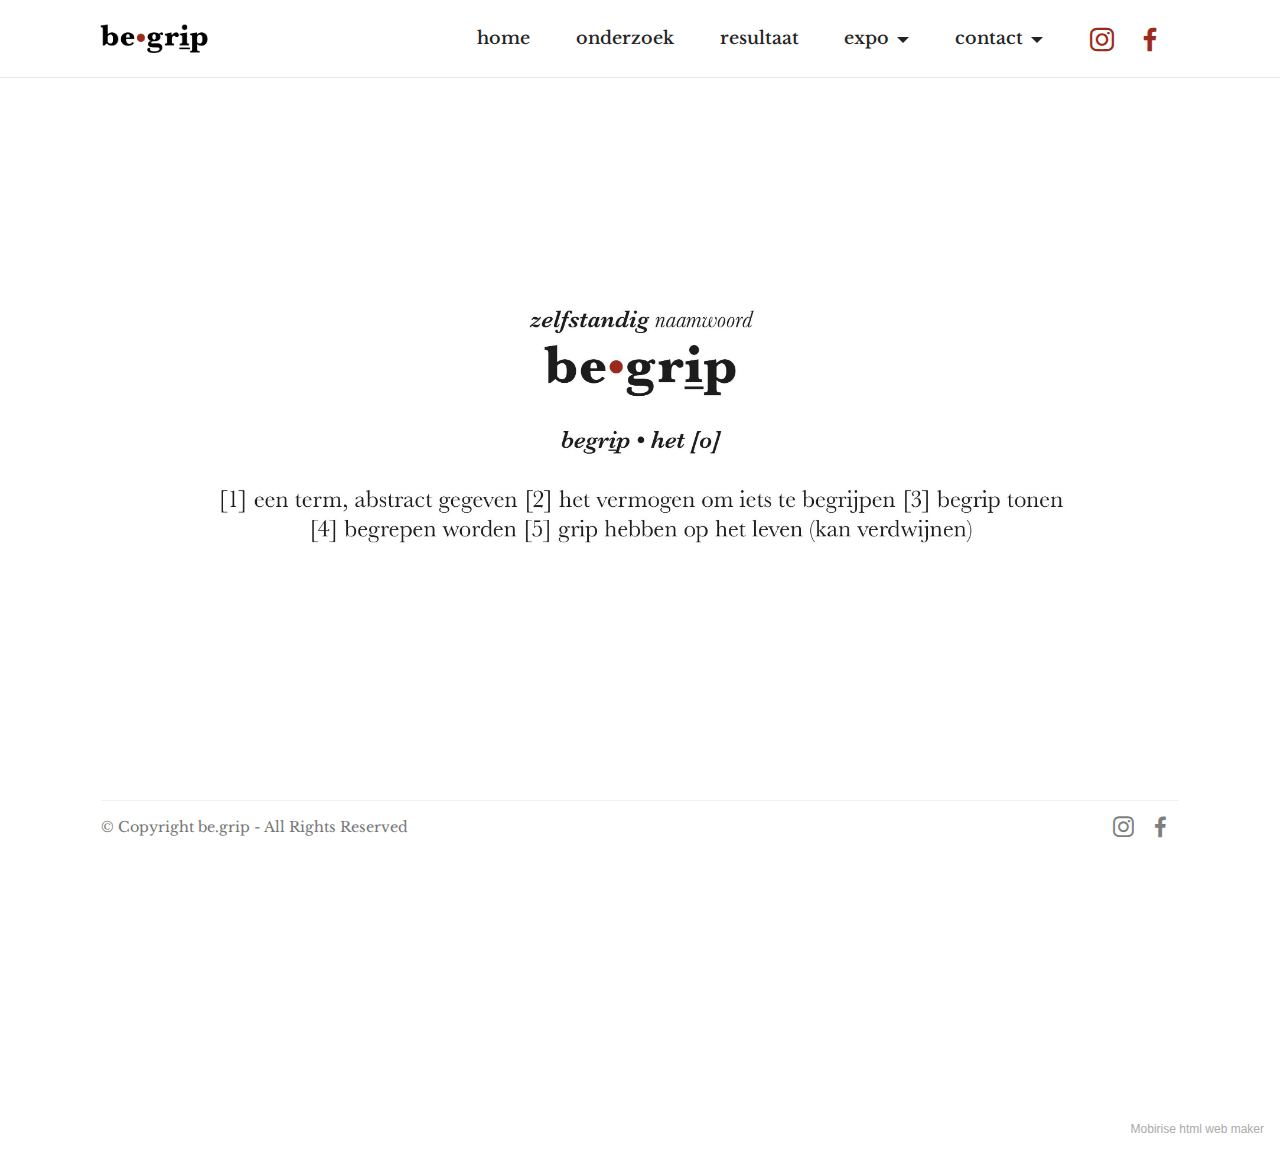
<file: index.html>
<!DOCTYPE html>
<html  >
<head>
  <!-- Site made with Mobirise Website Builder v5.2.0, https://mobirise.com -->
  <meta charset="UTF-8">
  <meta http-equiv="X-UA-Compatible" content="IE=edge">
  <meta name="generator" content="Mobirise v5.2.0, mobirise.com">
  <meta name="viewport" content="width=device-width, initial-scale=1, minimum-scale=1">
  <link rel="shortcut icon" href="assets/images/favicon-1.png" type="image/x-icon">
  <meta name="description" content="">
  
  
  <title>home</title>
  <link rel="stylesheet" href="assets/tether/tether.min.css">
  <link rel="stylesheet" href="assets/bootstrap/css/bootstrap.min.css">
  <link rel="stylesheet" href="assets/bootstrap/css/bootstrap-grid.min.css">
  <link rel="stylesheet" href="assets/bootstrap/css/bootstrap-reboot.min.css">
  <link rel="stylesheet" href="assets/dropdown/css/style.css">
  <link rel="stylesheet" href="assets/socicon/css/styles.css">
  <link rel="stylesheet" href="assets/theme/css/style.css">
  <link rel="preload" as="style" href="assets/mobirise/css/mbr-additional.css"><link rel="stylesheet" href="assets/mobirise/css/mbr-additional.css" type="text/css">
  
  
  
  
</head>
<body>
  
  <section class="menu cid-sjtfqo8TtO" once="menu" id="menu1-39">
    
    <nav class="navbar navbar-dropdown navbar-fixed-top navbar-expand-lg">
        <div class="container">
            <div class="navbar-brand">
                <span class="navbar-logo">
                    <a href="page13.html">
                        <img src="assets/images/logo-5.jpeg" alt="Mobirise" style="height: 3.8rem;">
                    </a>
                </span>
                
            </div>
            <button class="navbar-toggler" type="button" data-toggle="collapse" data-target="#navbarSupportedContent" aria-controls="navbarNavAltMarkup" aria-expanded="false" aria-label="Toggle navigation">
                <div class="hamburger">
                    <span></span>
                    <span></span>
                    <span></span>
                    <span></span>
                </div>
            </button>
            <div class="collapse navbar-collapse" id="navbarSupportedContent">
                <ul class="navbar-nav nav-dropdown nav-right" data-app-modern-menu="true"><li class="nav-item"><a class="nav-link link text-black text-primary display-4" href="index.html">home</a></li><li class="nav-item"><a class="nav-link link text-black text-primary display-4" href="page3.html">onderzoek<br></a></li>
                    <li class="nav-item"><a class="nav-link link text-black text-primary display-4" href="page1.html" aria-expanded="false">resultaat</a></li><li class="nav-item dropdown"><a class="nav-link link text-black text-primary dropdown-toggle display-4" href="#" aria-expanded="false" data-toggle="dropdown-submenu">expo</a><div class="dropdown-menu"><a class="text-black text-primary dropdown-item display-4" href="page12.html" aria-expanded="false">museum</a><a class="text-black text-primary dropdown-item display-4" href="page7.html" aria-expanded="false">wandeling</a></div></li><li class="nav-item dropdown"><a class="nav-link link text-black text-primary dropdown-toggle display-4" href="#" data-toggle="dropdown-submenu" aria-expanded="false">contact</a><div class="dropdown-menu"><a class="text-black text-primary dropdown-item display-4" href="page2.html">contact</a><a class="text-black text-primary dropdown-item display-4" href="page8.html">over ons</a></div></li></ul>
                <div class="icons-menu">
                    <a class="iconfont-wrapper" href="https://www.instagram.com/be.grip/" target="_blank">
                        <span class="p-2 mbr-iconfont socicon-instagram socicon" style=""></span>
                    </a>
                    <a class="iconfont-wrapper" href="https://www.facebook.com/Groep-6-multidisciplinariteit-103822198232575" target="_blank">
                        <span class="p-2 mbr-iconfont socicon-facebook socicon"></span>
                    </a>
                    
                    
                </div>
                
            </div>
        </div>
    </nav>

</section>

<section class="image3 cid-sjtcxAEAsx" id="image3-38">
    

    

    <div class="container">
        <div class="row justify-content-center">
            <div class="col-12 col-lg-11">
                <div class="image-wrapper">
                    <img src="assets/images/homepagina-groot-14.jpeg" alt="Mobirise">
                    
                </div>
            </div>
        </div>
    </div>
</section>

<section class="footer5 cid-sgTBoHTKOK mbr-reveal" once="footers" id="footer5-14">

    

    

    <div class="container">
        <div class="media-container-row">
            <div class="col-md-2 col-6">
                <div class="media-wrap">
                    <a href="https://mobirise.co/">
                        <img src="assets/images/vraagteken-5.jpeg" alt="Mobirise">
                    </a>
                </div>
            </div>
            <div class="col-10 col-6">
                <p class="mbr-text align-right links mbr-fonts-style display-7"><a href="page8.html" class="text-primary">over ons</a>&nbsp; &nbsp; &nbsp;c<a href="page2.html" class="text-black">ontact</a>
                </p>
            </div>
        </div>
        <!-- <div class="media-container-row">
            <div class="col-md-12"> -->
        <div class="footer-lower">
            <div class="media-container-row">
                <div class="col-md-12">
                    <hr>
                </div>
            </div>
            <div class="media-container-row">
                <div class="col-md-6 copyright">
                    <p class="mbr-text mbr-fonts-style display-7">
                        © Copyright be.grip - All Rights Reserved
                    </p>
                </div>
                <div class="col-md-6">
                    <div class="social-list align-right">
                        <div class="soc-item">
                            <a href="https://www.instagram.com/be.grip/" target="_blank">
                                <span class="mbr-iconfont mbr-iconfont-social socicon-instagram socicon" style="color: rgb(0, 0, 0); fill: rgb(0, 0, 0);"></span>
                            </a>
                        </div>
                        <div class="soc-item">
                            <a href="https://www.facebook.com/Groep-6-multidisciplinariteit-103822198232575" target="_blank">
                                <span class="mbr-iconfont mbr-iconfont-social socicon-facebook socicon" style="color: rgb(0, 0, 0); fill: rgb(0, 0, 0);"></span>
                            </a>
                        </div>
                        
                        
                        
                        
                    </div>
                </div>
            </div>
            <!-- </div>
            </div> -->
        </div>

    </div>
</section><section style="background-color: #fff; font-family: -apple-system, BlinkMacSystemFont, 'Segoe UI', 'Roboto', 'Helvetica Neue', Arial, sans-serif; color:#aaa; font-size:12px; padding: 0; align-items: center; display: flex;"><a href="https://mobirise.site/y" style="flex: 1 1; height: 3rem; padding-left: 1rem;"></a><p style="flex: 0 0 auto; margin:0; padding-right:1rem;"><a href="https://mobirise.site" style="color:#aaa;">Mobirise</a> html web maker</p></section><script src="assets/web/assets/jquery/jquery.min.js"></script>  <script src="assets/popper/popper.min.js"></script>  <script src="assets/tether/tether.min.js"></script>  <script src="assets/bootstrap/js/bootstrap.min.js"></script>  <script src="assets/smoothscroll/smooth-scroll.js"></script>  <script src="assets/dropdown/js/nav-dropdown.js"></script>  <script src="assets/dropdown/js/navbar-dropdown.js"></script>  <script src="assets/touchswipe/jquery.touch-swipe.min.js"></script>  <script src="assets/theme/js/script.js"></script>  
  
  
</body>
</html>
</file>
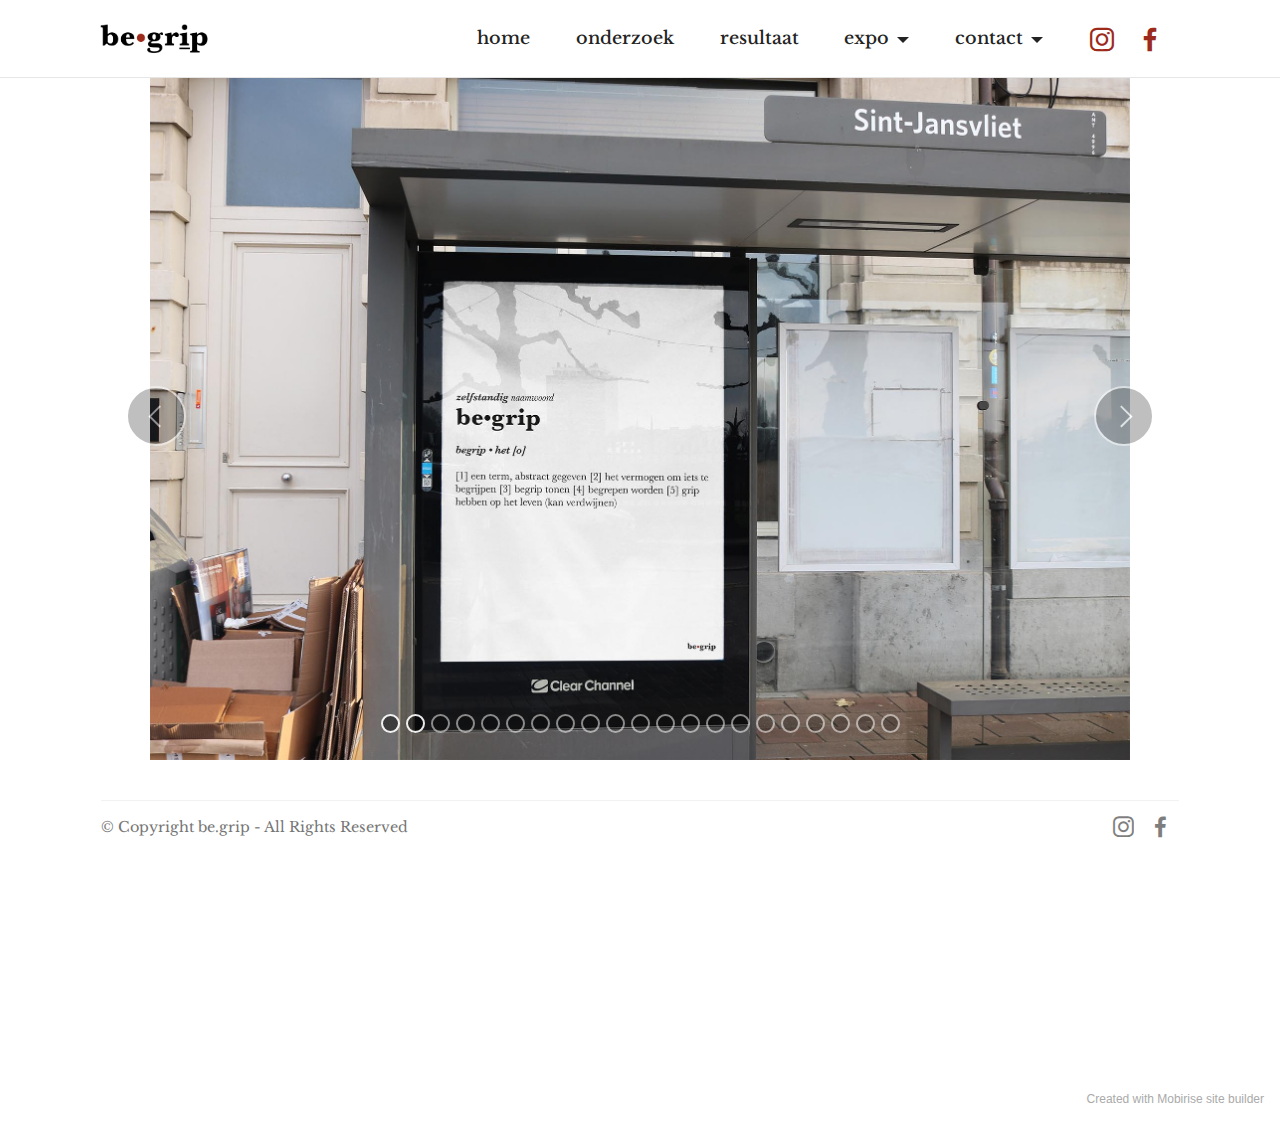
<file: page1.html>
<!DOCTYPE html>
<html  >
<head>
  <!-- Site made with Mobirise Website Builder v5.2.0, https://mobirise.com -->
  <meta charset="UTF-8">
  <meta http-equiv="X-UA-Compatible" content="IE=edge">
  <meta name="generator" content="Mobirise v5.2.0, mobirise.com">
  <meta name="viewport" content="width=device-width, initial-scale=1, minimum-scale=1">
  <link rel="shortcut icon" href="assets/images/favicon-1.png" type="image/x-icon">
  <meta name="description" content="">
  
  
  <title>resultaat</title>
  <link rel="stylesheet" href="assets/web/assets/mobirise-icons2/mobirise2.css">
  <link rel="stylesheet" href="assets/tether/tether.min.css">
  <link rel="stylesheet" href="assets/bootstrap/css/bootstrap.min.css">
  <link rel="stylesheet" href="assets/bootstrap/css/bootstrap-grid.min.css">
  <link rel="stylesheet" href="assets/bootstrap/css/bootstrap-reboot.min.css">
  <link rel="stylesheet" href="assets/dropdown/css/style.css">
  <link rel="stylesheet" href="assets/socicon/css/styles.css">
  <link rel="stylesheet" href="assets/theme/css/style.css">
  <link rel="preload" as="style" href="assets/mobirise/css/mbr-additional.css"><link rel="stylesheet" href="assets/mobirise/css/mbr-additional.css" type="text/css">
  
  
  
  
</head>
<body>
  
  <section class="menu cid-sjtfqo8TtO" once="menu" id="menu1-39">
    
    <nav class="navbar navbar-dropdown navbar-fixed-top navbar-expand-lg">
        <div class="container">
            <div class="navbar-brand">
                <span class="navbar-logo">
                    <a href="page13.html">
                        <img src="assets/images/logo-5.jpeg" alt="Mobirise" style="height: 3.8rem;">
                    </a>
                </span>
                
            </div>
            <button class="navbar-toggler" type="button" data-toggle="collapse" data-target="#navbarSupportedContent" aria-controls="navbarNavAltMarkup" aria-expanded="false" aria-label="Toggle navigation">
                <div class="hamburger">
                    <span></span>
                    <span></span>
                    <span></span>
                    <span></span>
                </div>
            </button>
            <div class="collapse navbar-collapse" id="navbarSupportedContent">
                <ul class="navbar-nav nav-dropdown nav-right" data-app-modern-menu="true"><li class="nav-item"><a class="nav-link link text-black text-primary display-4" href="index.html">home</a></li><li class="nav-item"><a class="nav-link link text-black text-primary display-4" href="page3.html">onderzoek<br></a></li>
                    <li class="nav-item"><a class="nav-link link text-black text-primary display-4" href="page1.html" aria-expanded="false">resultaat</a></li><li class="nav-item dropdown"><a class="nav-link link text-black text-primary dropdown-toggle display-4" href="#" aria-expanded="false" data-toggle="dropdown-submenu">expo</a><div class="dropdown-menu"><a class="text-black text-primary dropdown-item display-4" href="page12.html" aria-expanded="false">museum</a><a class="text-black text-primary dropdown-item display-4" href="page7.html" aria-expanded="false">wandeling</a></div></li><li class="nav-item dropdown"><a class="nav-link link text-black text-primary dropdown-toggle display-4" href="#" data-toggle="dropdown-submenu" aria-expanded="false">contact</a><div class="dropdown-menu"><a class="text-black text-primary dropdown-item display-4" href="page2.html">contact</a><a class="text-black text-primary dropdown-item display-4" href="page8.html">over ons</a></div></li></ul>
                <div class="icons-menu">
                    <a class="iconfont-wrapper" href="https://www.instagram.com/be.grip/" target="_blank">
                        <span class="p-2 mbr-iconfont socicon-instagram socicon" style=""></span>
                    </a>
                    <a class="iconfont-wrapper" href="https://www.facebook.com/Groep-6-multidisciplinariteit-103822198232575" target="_blank">
                        <span class="p-2 mbr-iconfont socicon-facebook socicon"></span>
                    </a>
                    
                    
                </div>
                
            </div>
        </div>
    </nav>

</section>

<section class="slider2 cid-sjs0T7hhoq" id="slider2-2u">
    

    
    <div class="container">
        <div class="row justify-content-center">
            <div class="col-12 col-md-12">
                <div class="carousel slide" id="sk5B60rNRZ" data-ride="carousel" data-interval="4000">
                    
                    <ol class="carousel-indicators">
                        <li data-slide-to="0" class="active" data-target="#sk5B60rNRZ"></li><li data-slide-to="1" class="active" data-target="#sk5B60rNRZ"></li>
                        <li data-slide-to="2" data-target="#sk5B60rNRZ"></li>
                        <li data-slide-to="3" data-target="#sk5B60rNRZ"></li><li data-slide-to="4" data-target="#sk5B60rNRZ"></li><li data-slide-to="5" data-target="#sk5B60rNRZ"></li><li data-slide-to="6" data-target="#sk5B60rNRZ"></li><li data-slide-to="7" data-target="#sk5B60rNRZ"></li><li data-slide-to="8" data-target="#sk5B60rNRZ"></li><li data-slide-to="9" data-target="#sk5B60rNRZ"></li><li data-slide-to="10" data-target="#sk5B60rNRZ"></li><li data-slide-to="11" data-target="#sk5B60rNRZ"></li><li data-slide-to="12" data-target="#sk5B60rNRZ"></li><li data-slide-to="13" data-target="#sk5B60rNRZ"></li><li data-slide-to="14" data-target="#sk5B60rNRZ"></li><li data-slide-to="15" data-target="#sk5B60rNRZ"></li><li data-slide-to="16" data-target="#sk5B60rNRZ"></li><li data-slide-to="17" data-target="#sk5B60rNRZ"></li><li data-slide-to="18" data-target="#sk5B60rNRZ"></li><li data-slide-to="19" data-target="#sk5B60rNRZ"></li><li data-slide-to="20" data-target="#sk5B60rNRZ"></li>
                    </ol>
                    <div class="carousel-inner">
                        <div class="carousel-item slider-image item active">
                            <div class="item-wrapper">
                                <img class="d-block w-100" src="assets/images/1-bushokje-begrip.jpg" data-slide-to="1">
                                
                            </div>
                        </div>
                        <div class="carousel-item slider-image item">
                            <div class="item-wrapper">
                                <img class="d-block w-100" src="assets/images/2-a-velo-samen-thuis.jpg">
                                
                            </div>
                        </div>
                        <div class="carousel-item slider-image item">
                            <div class="item-wrapper">
                                <img class="d-block w-100" src="assets/images/3-stellingen-huidhonger.jpg">
                                
                            </div>
                        </div><div class="carousel-item slider-image item">
                            <div class="item-wrapper">
                                <img class="d-block w-100" src="assets/images/4-bord-koppelvreter.jpg">
                                
                            </div>
                        </div><div class="carousel-item slider-image item">
                            <div class="item-wrapper">
                                <img class="d-block w-100" src="assets/images/5-schermen-lockdownfeestje-bijgesneden.jpg">
                                
                            </div>
                        </div><div class="carousel-item slider-image item">
                            <div class="item-wrapper">
                                <img class="d-block w-100" src="assets/images/6-paal-oost-west.jpg">
                                
                            </div>
                        </div><div class="carousel-item slider-image item">
                            <div class="item-wrapper">
                                <img class="d-block w-100" src="assets/images/7-vuilbakken-hamsteren.jpg">
                                
                            </div>
                        </div><div class="carousel-item slider-image item">
                            <div class="item-wrapper">
                                <img class="d-block w-100" src="assets/images/8-spiegel-knaldrang.jpg">
                                
                            </div>
                        </div><div class="carousel-item slider-image item">
                            <div class="item-wrapper">
                                <img class="d-block w-100" src="assets/images/9-straatdoek-quarantaine.jpg">
                                
                            </div>
                        </div><div class="carousel-item slider-image item">
                            <div class="item-wrapper">
                                <img class="d-block w-100" src="assets/images/10-metropijl-noodingang.jpg">
                                
                            </div>
                        </div><div class="carousel-item slider-image item">
                            <div class="item-wrapper">
                                <img class="d-block w-100" src="assets/images/11-hh-muur-stil-overkant.jpg">
                                
                            </div>
                        </div><div class="carousel-item slider-image item">
                            <div class="item-wrapper">
                                <img class="d-block w-100" src="assets/images/12-brievenbus-veel-in-huis-hebben.jpg">
                                
                            </div>
                        </div><div class="carousel-item slider-image item">
                            <div class="item-wrapper">
                                <img class="d-block w-100" src="assets/images/13-grond-afstandschaamte.jpg">
                                
                            </div>
                        </div><div class="carousel-item slider-image item">
                            <div class="item-wrapper">
                                <img class="d-block w-100" src="assets/images/14-toiletdeur-lockdownkapsel.jpg">
                                
                            </div>
                        </div><div class="carousel-item slider-image item">
                            <div class="item-wrapper">
                                <img class="d-block w-100" src="assets/images/15-grafitimuur-elleboog-geven.jpg">
                                
                            </div>
                        </div><div class="carousel-item slider-image item">
                            <div class="item-wrapper">
                                <img class="d-block w-100" src="assets/images/16-tram-hoestschaamte.jpg">
                                
                            </div>
                        </div><div class="carousel-item slider-image item">
                            <div class="item-wrapper">
                                <img class="d-block w-100" src="assets/images/17-school-poster-bubbel.jpg">
                                
                            </div>
                        </div><div class="carousel-item slider-image item">
                            <div class="item-wrapper">
                                <img class="d-block w-100" src="assets/images/18-voetgangerstunnel-handen-thuis.jpg">
                                
                            </div>
                        </div><div class="carousel-item slider-image item">
                            <div class="item-wrapper">
                                <img class="d-block w-100" src="assets/images/19-kathedraal-waar-is-dat-feestje.jpg">
                                
                            </div>
                        </div><div class="carousel-item slider-image item">
                            <div class="item-wrapper">
                                <img class="d-block w-100" src="assets/images/20-voetgangerstunnel-muur-hart-onder-de-riem.jpg">
                                
                            </div>
                        </div><div class="carousel-item slider-image item">
                            <div class="item-wrapper">
                                <img class="d-block w-100" src="assets/images/21-metro-meir-winkeldruk.jpg">
                                
                            </div>
                        </div>
                    </div>
                    <a class="carousel-control carousel-control-prev" role="button" data-slide="prev" href="#sk5B60rNRZ">
                        <span class="mobi-mbri mobi-mbri-arrow-prev" aria-hidden="true"></span>
                        <span class="sr-only">Previous</span>
                    </a>
                    <a class="carousel-control carousel-control-next" role="button" data-slide="next" href="#sk5B60rNRZ">
                        <span class="mobi-mbri mobi-mbri-arrow-next" aria-hidden="true"></span>
                        <span class="sr-only">Next</span>
                    </a>
                </div>
            </div>
        </div>
    </div>
</section>

<section class="footer5 cid-sgTBoHTKOK mbr-reveal" once="footers" id="footer5-14">

    

    

    <div class="container">
        <div class="media-container-row">
            <div class="col-md-2 col-6">
                <div class="media-wrap">
                    <a href="https://mobirise.co/">
                        <img src="assets/images/vraagteken-5.jpeg" alt="Mobirise">
                    </a>
                </div>
            </div>
            <div class="col-10 col-6">
                <p class="mbr-text align-right links mbr-fonts-style display-7"><a href="page8.html" class="text-primary">over ons</a>&nbsp; &nbsp; &nbsp;c<a href="page2.html" class="text-black">ontact</a>
                </p>
            </div>
        </div>
        <!-- <div class="media-container-row">
            <div class="col-md-12"> -->
        <div class="footer-lower">
            <div class="media-container-row">
                <div class="col-md-12">
                    <hr>
                </div>
            </div>
            <div class="media-container-row">
                <div class="col-md-6 copyright">
                    <p class="mbr-text mbr-fonts-style display-7">
                        © Copyright be.grip - All Rights Reserved
                    </p>
                </div>
                <div class="col-md-6">
                    <div class="social-list align-right">
                        <div class="soc-item">
                            <a href="https://www.instagram.com/be.grip/" target="_blank">
                                <span class="mbr-iconfont mbr-iconfont-social socicon-instagram socicon" style="color: rgb(0, 0, 0); fill: rgb(0, 0, 0);"></span>
                            </a>
                        </div>
                        <div class="soc-item">
                            <a href="https://www.facebook.com/Groep-6-multidisciplinariteit-103822198232575" target="_blank">
                                <span class="mbr-iconfont mbr-iconfont-social socicon-facebook socicon" style="color: rgb(0, 0, 0); fill: rgb(0, 0, 0);"></span>
                            </a>
                        </div>
                        
                        
                        
                        
                    </div>
                </div>
            </div>
            <!-- </div>
            </div> -->
        </div>

    </div>
</section><section style="background-color: #fff; font-family: -apple-system, BlinkMacSystemFont, 'Segoe UI', 'Roboto', 'Helvetica Neue', Arial, sans-serif; color:#aaa; font-size:12px; padding: 0; align-items: center; display: flex;"><a href="https://mobirise.site/s" style="flex: 1 1; height: 3rem; padding-left: 1rem;"></a><p style="flex: 0 0 auto; margin:0; padding-right:1rem;">Created with Mobirise <a href="https://mobirise.site/j" style="color:#aaa;">site</a> builder</p></section><script src="assets/web/assets/jquery/jquery.min.js"></script>  <script src="assets/popper/popper.min.js"></script>  <script src="assets/tether/tether.min.js"></script>  <script src="assets/bootstrap/js/bootstrap.min.js"></script>  <script src="assets/smoothscroll/smooth-scroll.js"></script>  <script src="assets/dropdown/js/nav-dropdown.js"></script>  <script src="assets/dropdown/js/navbar-dropdown.js"></script>  <script src="assets/touchswipe/jquery.touch-swipe.min.js"></script>  <script src="assets/theme/js/script.js"></script>  
  
  
</body>
</html>
</file>
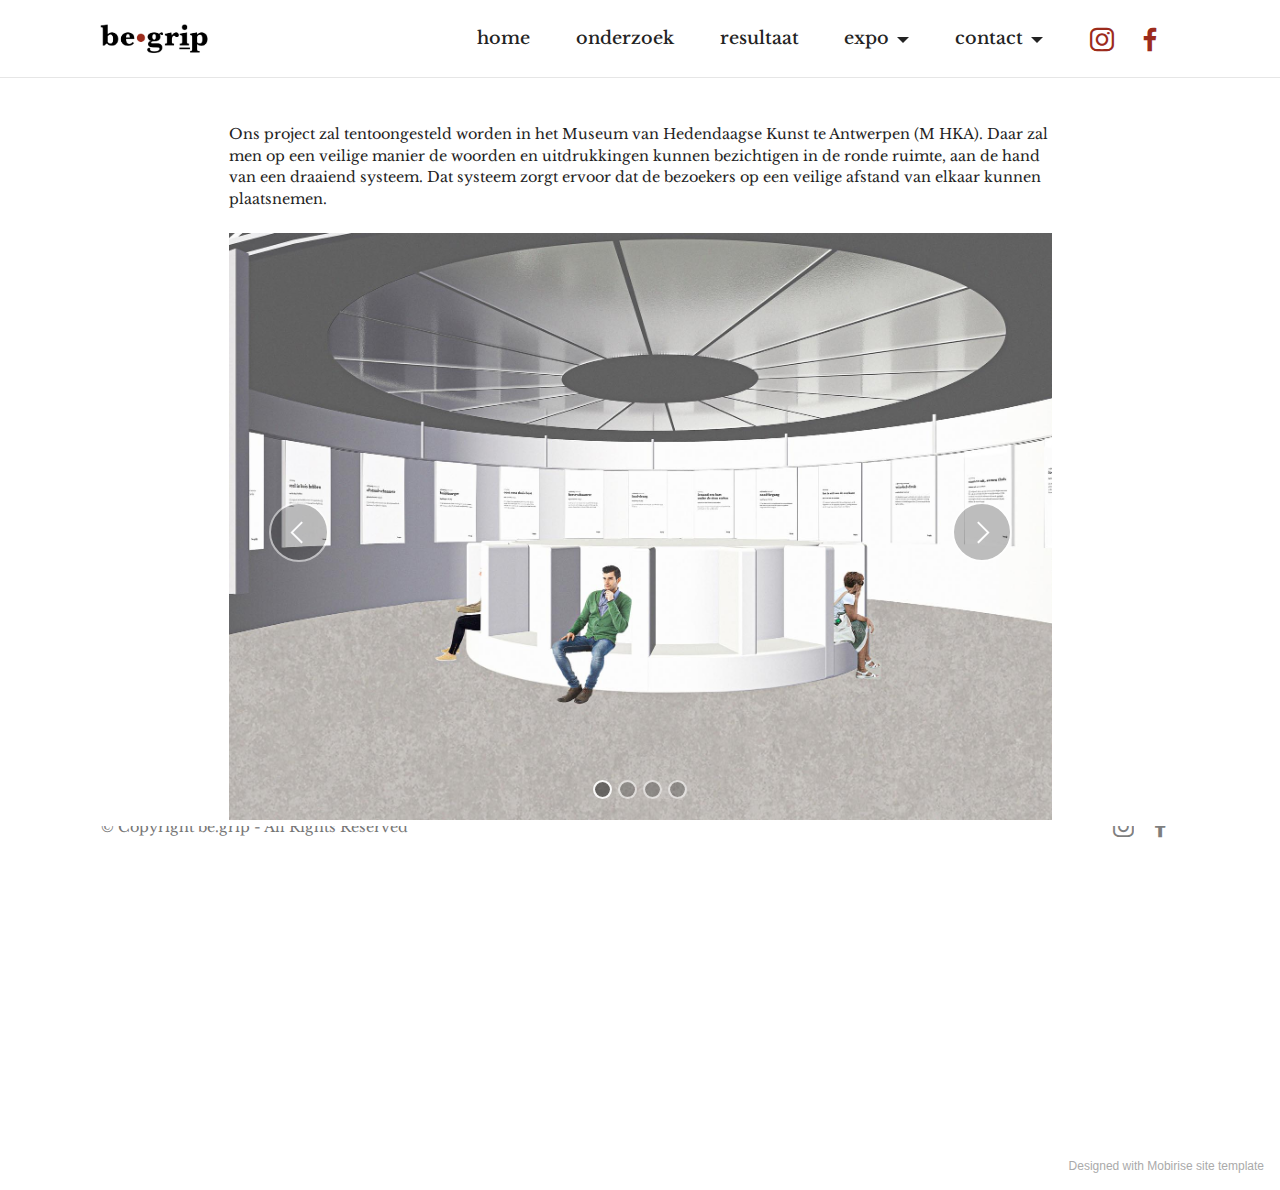
<file: page12.html>
<!DOCTYPE html>
<html  >
<head>
  <!-- Site made with Mobirise Website Builder v5.2.0, https://mobirise.com -->
  <meta charset="UTF-8">
  <meta http-equiv="X-UA-Compatible" content="IE=edge">
  <meta name="generator" content="Mobirise v5.2.0, mobirise.com">
  <meta name="viewport" content="width=device-width, initial-scale=1, minimum-scale=1">
  <link rel="shortcut icon" href="assets/images/favicon-1.png" type="image/x-icon">
  <meta name="description" content="">
  
  
  <title>museum</title>
  <link rel="stylesheet" href="assets/web/assets/mobirise-icons2/mobirise2.css">
  <link rel="stylesheet" href="assets/tether/tether.min.css">
  <link rel="stylesheet" href="assets/bootstrap/css/bootstrap.min.css">
  <link rel="stylesheet" href="assets/bootstrap/css/bootstrap-grid.min.css">
  <link rel="stylesheet" href="assets/bootstrap/css/bootstrap-reboot.min.css">
  <link rel="stylesheet" href="assets/dropdown/css/style.css">
  <link rel="stylesheet" href="assets/socicon/css/styles.css">
  <link rel="stylesheet" href="assets/theme/css/style.css">
  <link rel="preload" as="style" href="assets/mobirise/css/mbr-additional.css"><link rel="stylesheet" href="assets/mobirise/css/mbr-additional.css" type="text/css">
  
  
  
  
</head>
<body>
  
  <section class="menu cid-sjtfqo8TtO" once="menu" id="menu1-39">
    
    <nav class="navbar navbar-dropdown navbar-fixed-top navbar-expand-lg">
        <div class="container">
            <div class="navbar-brand">
                <span class="navbar-logo">
                    <a href="page13.html">
                        <img src="assets/images/logo-5.jpeg" alt="Mobirise" style="height: 3.8rem;">
                    </a>
                </span>
                
            </div>
            <button class="navbar-toggler" type="button" data-toggle="collapse" data-target="#navbarSupportedContent" aria-controls="navbarNavAltMarkup" aria-expanded="false" aria-label="Toggle navigation">
                <div class="hamburger">
                    <span></span>
                    <span></span>
                    <span></span>
                    <span></span>
                </div>
            </button>
            <div class="collapse navbar-collapse" id="navbarSupportedContent">
                <ul class="navbar-nav nav-dropdown nav-right" data-app-modern-menu="true"><li class="nav-item"><a class="nav-link link text-black text-primary display-4" href="index.html">home</a></li><li class="nav-item"><a class="nav-link link text-black text-primary display-4" href="page3.html">onderzoek<br></a></li>
                    <li class="nav-item"><a class="nav-link link text-black text-primary display-4" href="page1.html" aria-expanded="false">resultaat</a></li><li class="nav-item dropdown"><a class="nav-link link text-black text-primary dropdown-toggle display-4" href="#" aria-expanded="false" data-toggle="dropdown-submenu">expo</a><div class="dropdown-menu"><a class="text-black text-primary dropdown-item display-4" href="page12.html" aria-expanded="false">museum</a><a class="text-black text-primary dropdown-item display-4" href="page7.html" aria-expanded="false">wandeling</a></div></li><li class="nav-item dropdown"><a class="nav-link link text-black text-primary dropdown-toggle display-4" href="#" data-toggle="dropdown-submenu" aria-expanded="false">contact</a><div class="dropdown-menu"><a class="text-black text-primary dropdown-item display-4" href="page2.html">contact</a><a class="text-black text-primary dropdown-item display-4" href="page8.html">over ons</a></div></li></ul>
                <div class="icons-menu">
                    <a class="iconfont-wrapper" href="https://www.instagram.com/be.grip/" target="_blank">
                        <span class="p-2 mbr-iconfont socicon-instagram socicon" style=""></span>
                    </a>
                    <a class="iconfont-wrapper" href="https://www.facebook.com/Groep-6-multidisciplinariteit-103822198232575" target="_blank">
                        <span class="p-2 mbr-iconfont socicon-facebook socicon"></span>
                    </a>
                    
                    
                </div>
                
            </div>
        </div>
    </nav>

</section>

<section class="content5 cid-sk5mrL0Uh4" id="content5-3k">
    
    <div class="container">
        <div class="row justify-content-center">
            <div class="col-md-12 col-lg-9">
                
                
                <p class="mbr-text mbr-fonts-style display-7">Ons project zal tentoongesteld worden in het Museum van Hedendaagse Kunst te Antwerpen (M HKA). Daar zal men op een veilige manier de woorden en uitdrukkingen kunnen bezichtigen in de ronde ruimte, aan de hand van een draaiend systeem. Dat systeem zorgt ervoor dat de bezoekers op een veilige afstand van elkaar kunnen plaatsnemen.<br></p>
            </div>
        </div>
    </div>
</section>

<section class="slider2 cid-sk06musi7M" id="slider2-3h">
    

    
    <div class="container">
        <div class="row justify-content-center">
            <div class="col-12 col-md-9">
                <div class="carousel slide" id="sk5B6mmgVe" data-ride="carousel" data-interval="4000">
                    
                    <ol class="carousel-indicators">
                        <li data-slide-to="0" class="active" data-target="#sk5B6mmgVe"></li>
                        <li data-slide-to="1" data-target="#sk5B6mmgVe"></li>
                        <li data-slide-to="2" data-target="#sk5B6mmgVe"></li><li data-slide-to="3" data-target="#sk5B6mmgVe"></li>
                    </ol>
                    <div class="carousel-inner">
                        <div class="carousel-item slider-image item active">
                            <div class="item-wrapper">
                                <img class="d-block w-100" src="assets/images/m-hka-3-v2020-2.jpg">
                                
                            </div>
                        </div>
                        <div class="carousel-item slider-image item">
                            <div class="item-wrapper">
                                <img class="d-block w-100" src="assets/images/1-2.jpg">
                                
                            </div>
                        </div>
                        <div class="carousel-item slider-image item">
                            <div class="item-wrapper">
                                <img class="d-block w-100" src="assets/images/2-2.jpg">
                                
                            </div>
                        </div><div class="carousel-item slider-image item">
                            <div class="item-wrapper">
                                <img class="d-block w-100" src="assets/images/3-2.jpg">
                                
                            </div>
                        </div>
                    </div>
                    <a class="carousel-control carousel-control-prev" role="button" data-slide="prev" href="#sk5B6mmgVe">
                        <span class="mobi-mbri mobi-mbri-arrow-prev" aria-hidden="true"></span>
                        <span class="sr-only">Previous</span>
                    </a>
                    <a class="carousel-control carousel-control-next" role="button" data-slide="next" href="#sk5B6mmgVe">
                        <span class="mobi-mbri mobi-mbri-arrow-next" aria-hidden="true"></span>
                        <span class="sr-only">Next</span>
                    </a>
                </div>
            </div>
        </div>
    </div>
</section>

<section class="footer5 cid-sgTBoHTKOK mbr-reveal" once="footers" id="footer5-2c">

    

    

    <div class="container">
        <div class="media-container-row">
            <div class="col-md-2 col-6">
                <div class="media-wrap">
                    <a href="https://mobirise.co/">
                        <img src="assets/images/vraagteken-5.jpeg" alt="Mobirise">
                    </a>
                </div>
            </div>
            <div class="col-10 col-6">
                <p class="mbr-text align-right links mbr-fonts-style display-7"><a href="page8.html" class="text-primary">over ons</a>&nbsp; &nbsp; &nbsp;c<a href="page2.html" class="text-black">ontact</a>
                </p>
            </div>
        </div>
        <!-- <div class="media-container-row">
            <div class="col-md-12"> -->
        <div class="footer-lower">
            <div class="media-container-row">
                <div class="col-md-12">
                    <hr>
                </div>
            </div>
            <div class="media-container-row">
                <div class="col-md-6 copyright">
                    <p class="mbr-text mbr-fonts-style display-7">
                        © Copyright be.grip - All Rights Reserved
                    </p>
                </div>
                <div class="col-md-6">
                    <div class="social-list align-right">
                        <div class="soc-item">
                            <a href="https://www.instagram.com/be.grip/" target="_blank">
                                <span class="mbr-iconfont mbr-iconfont-social socicon-instagram socicon" style="color: rgb(0, 0, 0); fill: rgb(0, 0, 0);"></span>
                            </a>
                        </div>
                        <div class="soc-item">
                            <a href="https://www.facebook.com/Groep-6-multidisciplinariteit-103822198232575" target="_blank">
                                <span class="mbr-iconfont mbr-iconfont-social socicon-facebook socicon" style="color: rgb(0, 0, 0); fill: rgb(0, 0, 0);"></span>
                            </a>
                        </div>
                        
                        
                        
                        
                    </div>
                </div>
            </div>
            <!-- </div>
            </div> -->
        </div>

    </div>
</section><section style="background-color: #fff; font-family: -apple-system, BlinkMacSystemFont, 'Segoe UI', 'Roboto', 'Helvetica Neue', Arial, sans-serif; color:#aaa; font-size:12px; padding: 0; align-items: center; display: flex;"><a href="https://mobirise.site/j" style="flex: 1 1; height: 3rem; padding-left: 1rem;"></a><p style="flex: 0 0 auto; margin:0; padding-right:1rem;">Designed with <a href="https://mobirise.site/b" style="color:#aaa;">Mobirise</a> site template</p></section><script src="assets/web/assets/jquery/jquery.min.js"></script>  <script src="assets/popper/popper.min.js"></script>  <script src="assets/tether/tether.min.js"></script>  <script src="assets/bootstrap/js/bootstrap.min.js"></script>  <script src="assets/smoothscroll/smooth-scroll.js"></script>  <script src="assets/dropdown/js/nav-dropdown.js"></script>  <script src="assets/dropdown/js/navbar-dropdown.js"></script>  <script src="assets/touchswipe/jquery.touch-swipe.min.js"></script>  <script src="assets/theme/js/script.js"></script>  
  
  
</body>
</html>
</file>
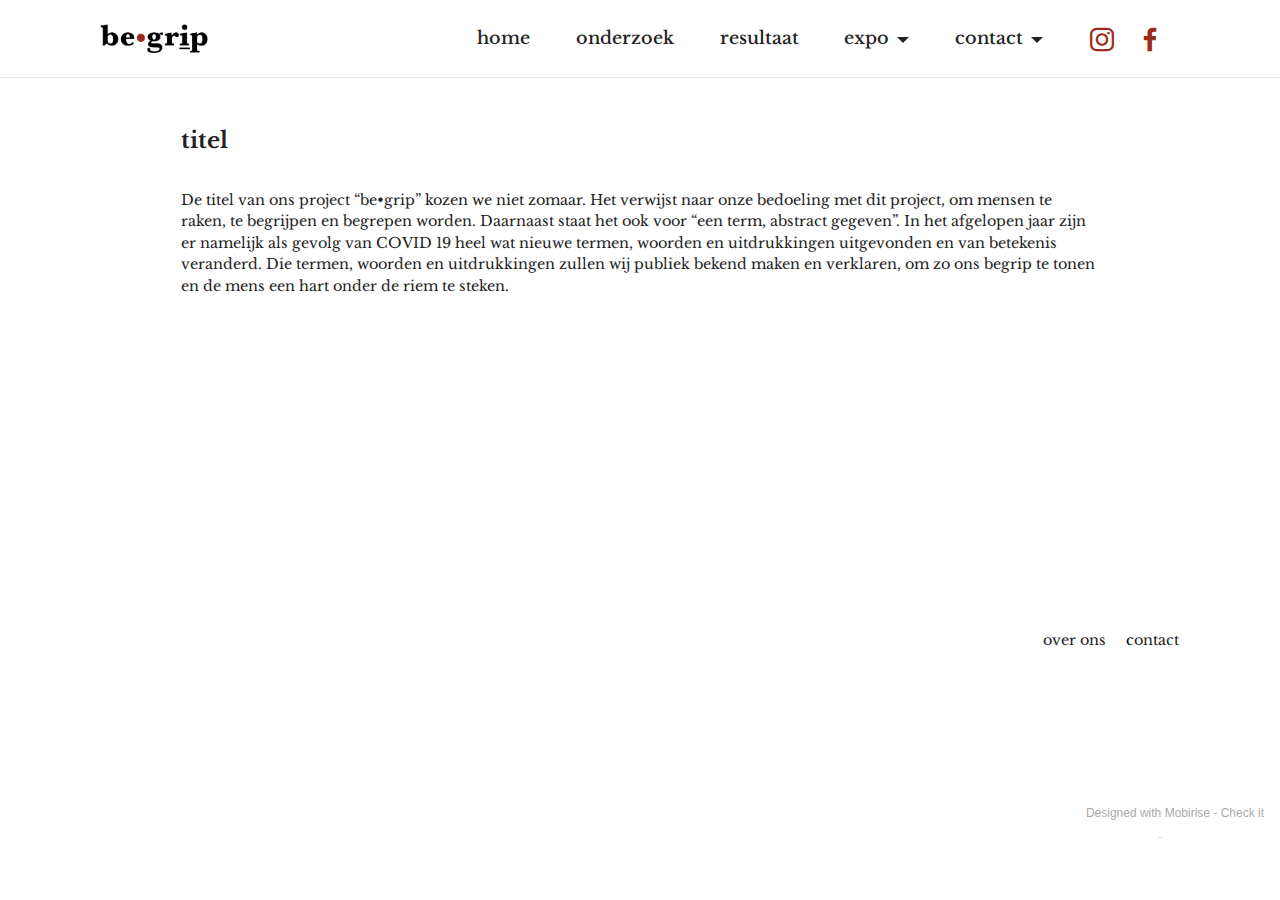
<file: page13.html>
<!DOCTYPE html>
<html  >
<head>
  <!-- Site made with Mobirise Website Builder v5.2.0, https://mobirise.com -->
  <meta charset="UTF-8">
  <meta http-equiv="X-UA-Compatible" content="IE=edge">
  <meta name="generator" content="Mobirise v5.2.0, mobirise.com">
  <meta name="viewport" content="width=device-width, initial-scale=1, minimum-scale=1">
  <link rel="shortcut icon" href="assets/images/favicon-1.png" type="image/x-icon">
  <meta name="description" content="">
  
  
  <title>titel</title>
  <link rel="stylesheet" href="assets/tether/tether.min.css">
  <link rel="stylesheet" href="assets/bootstrap/css/bootstrap.min.css">
  <link rel="stylesheet" href="assets/bootstrap/css/bootstrap-grid.min.css">
  <link rel="stylesheet" href="assets/bootstrap/css/bootstrap-reboot.min.css">
  <link rel="stylesheet" href="assets/dropdown/css/style.css">
  <link rel="stylesheet" href="assets/socicon/css/styles.css">
  <link rel="stylesheet" href="assets/theme/css/style.css">
  <link rel="preload" as="style" href="assets/mobirise/css/mbr-additional.css"><link rel="stylesheet" href="assets/mobirise/css/mbr-additional.css" type="text/css">
  
  
  
  
</head>
<body>
  
  <section class="menu cid-sjtfqo8TtO" once="menu" id="menu1-39">
    
    <nav class="navbar navbar-dropdown navbar-fixed-top navbar-expand-lg">
        <div class="container">
            <div class="navbar-brand">
                <span class="navbar-logo">
                    <a href="page13.html">
                        <img src="assets/images/logo-5.jpeg" alt="Mobirise" style="height: 3.8rem;">
                    </a>
                </span>
                
            </div>
            <button class="navbar-toggler" type="button" data-toggle="collapse" data-target="#navbarSupportedContent" aria-controls="navbarNavAltMarkup" aria-expanded="false" aria-label="Toggle navigation">
                <div class="hamburger">
                    <span></span>
                    <span></span>
                    <span></span>
                    <span></span>
                </div>
            </button>
            <div class="collapse navbar-collapse" id="navbarSupportedContent">
                <ul class="navbar-nav nav-dropdown nav-right" data-app-modern-menu="true"><li class="nav-item"><a class="nav-link link text-black text-primary display-4" href="index.html">home</a></li><li class="nav-item"><a class="nav-link link text-black text-primary display-4" href="page3.html">onderzoek<br></a></li>
                    <li class="nav-item"><a class="nav-link link text-black text-primary display-4" href="page1.html" aria-expanded="false">resultaat</a></li><li class="nav-item dropdown"><a class="nav-link link text-black text-primary dropdown-toggle display-4" href="#" aria-expanded="false" data-toggle="dropdown-submenu">expo</a><div class="dropdown-menu"><a class="text-black text-primary dropdown-item display-4" href="page12.html" aria-expanded="false">museum</a><a class="text-black text-primary dropdown-item display-4" href="page7.html" aria-expanded="false">wandeling</a></div></li><li class="nav-item dropdown"><a class="nav-link link text-black text-primary dropdown-toggle display-4" href="#" data-toggle="dropdown-submenu" aria-expanded="false">contact</a><div class="dropdown-menu"><a class="text-black text-primary dropdown-item display-4" href="page2.html">contact</a><a class="text-black text-primary dropdown-item display-4" href="page8.html">over ons</a></div></li></ul>
                <div class="icons-menu">
                    <a class="iconfont-wrapper" href="https://www.instagram.com/be.grip/" target="_blank">
                        <span class="p-2 mbr-iconfont socicon-instagram socicon" style=""></span>
                    </a>
                    <a class="iconfont-wrapper" href="https://www.facebook.com/Groep-6-multidisciplinariteit-103822198232575" target="_blank">
                        <span class="p-2 mbr-iconfont socicon-facebook socicon"></span>
                    </a>
                    
                    
                </div>
                
            </div>
        </div>
    </nav>

</section>

<section class="content5 cid-sj9TFcORfb" id="content5-2i">
    
    <div class="container">
        <div class="row justify-content-center">
            <div class="col-md-12 col-lg-10">
                
                <h4 class="mbr-section-subtitle mbr-fonts-style mb-4 display-5"><strong>titel</strong></h4>
                <p class="mbr-text mbr-fonts-style display-7">De titel van ons project “be•grip” kozen we niet zomaar. Het verwijst naar onze bedoeling met dit project, om mensen te raken, te begrijpen en begrepen worden. Daarnaast staat het ook voor “een term, abstract gegeven”. In het afgelopen jaar zijn er namelijk als gevolg van COVID 19 heel wat nieuwe termen, woorden en uitdrukkingen uitgevonden en van betekenis veranderd. Die termen, woorden en uitdrukkingen zullen wij publiek bekend maken en verklaren, om zo ons begrip te tonen en de mens een hart onder de riem te steken.&nbsp;</p>
            </div>
        </div>
    </div>
</section>

<section class="footer5 cid-sgTBoHTKOK mbr-reveal" once="footers" id="footer5-2g">

    

    

    <div class="container">
        <div class="media-container-row">
            <div class="col-md-2 col-6">
                <div class="media-wrap">
                    <a href="https://mobirise.co/">
                        <img src="assets/images/vraagteken-5.jpeg" alt="Mobirise">
                    </a>
                </div>
            </div>
            <div class="col-10 col-6">
                <p class="mbr-text align-right links mbr-fonts-style display-7"><a href="page8.html" class="text-primary">over ons</a>&nbsp; &nbsp; &nbsp;c<a href="page2.html" class="text-black">ontact</a>
                </p>
            </div>
        </div>
        <!-- <div class="media-container-row">
            <div class="col-md-12"> -->
        <div class="footer-lower">
            <div class="media-container-row">
                <div class="col-md-12">
                    <hr>
                </div>
            </div>
            <div class="media-container-row">
                <div class="col-md-6 copyright">
                    <p class="mbr-text mbr-fonts-style display-7">
                        © Copyright be.grip - All Rights Reserved
                    </p>
                </div>
                <div class="col-md-6">
                    <div class="social-list align-right">
                        <div class="soc-item">
                            <a href="https://www.instagram.com/be.grip/" target="_blank">
                                <span class="mbr-iconfont mbr-iconfont-social socicon-instagram socicon" style="color: rgb(0, 0, 0); fill: rgb(0, 0, 0);"></span>
                            </a>
                        </div>
                        <div class="soc-item">
                            <a href="https://www.facebook.com/Groep-6-multidisciplinariteit-103822198232575" target="_blank">
                                <span class="mbr-iconfont mbr-iconfont-social socicon-facebook socicon" style="color: rgb(0, 0, 0); fill: rgb(0, 0, 0);"></span>
                            </a>
                        </div>
                        
                        
                        
                        
                    </div>
                </div>
            </div>
            <!-- </div>
            </div> -->
        </div>

    </div>
</section><section style="background-color: #fff; font-family: -apple-system, BlinkMacSystemFont, 'Segoe UI', 'Roboto', 'Helvetica Neue', Arial, sans-serif; color:#aaa; font-size:12px; padding: 0; align-items: center; display: flex;"><a href="https://mobirise.site/r" style="flex: 1 1; height: 3rem; padding-left: 1rem;"></a><p style="flex: 0 0 auto; margin:0; padding-right:1rem;">Designed with Mobirise - <a href="https://mobirise.site/k" style="color:#aaa;">Check it</a></p></section><script src="assets/web/assets/jquery/jquery.min.js"></script>  <script src="assets/popper/popper.min.js"></script>  <script src="assets/tether/tether.min.js"></script>  <script src="assets/bootstrap/js/bootstrap.min.js"></script>  <script src="assets/smoothscroll/smooth-scroll.js"></script>  <script src="assets/dropdown/js/nav-dropdown.js"></script>  <script src="assets/dropdown/js/navbar-dropdown.js"></script>  <script src="assets/touchswipe/jquery.touch-swipe.min.js"></script>  <script src="assets/theme/js/script.js"></script>  
  
  
</body>
</html>
</file>
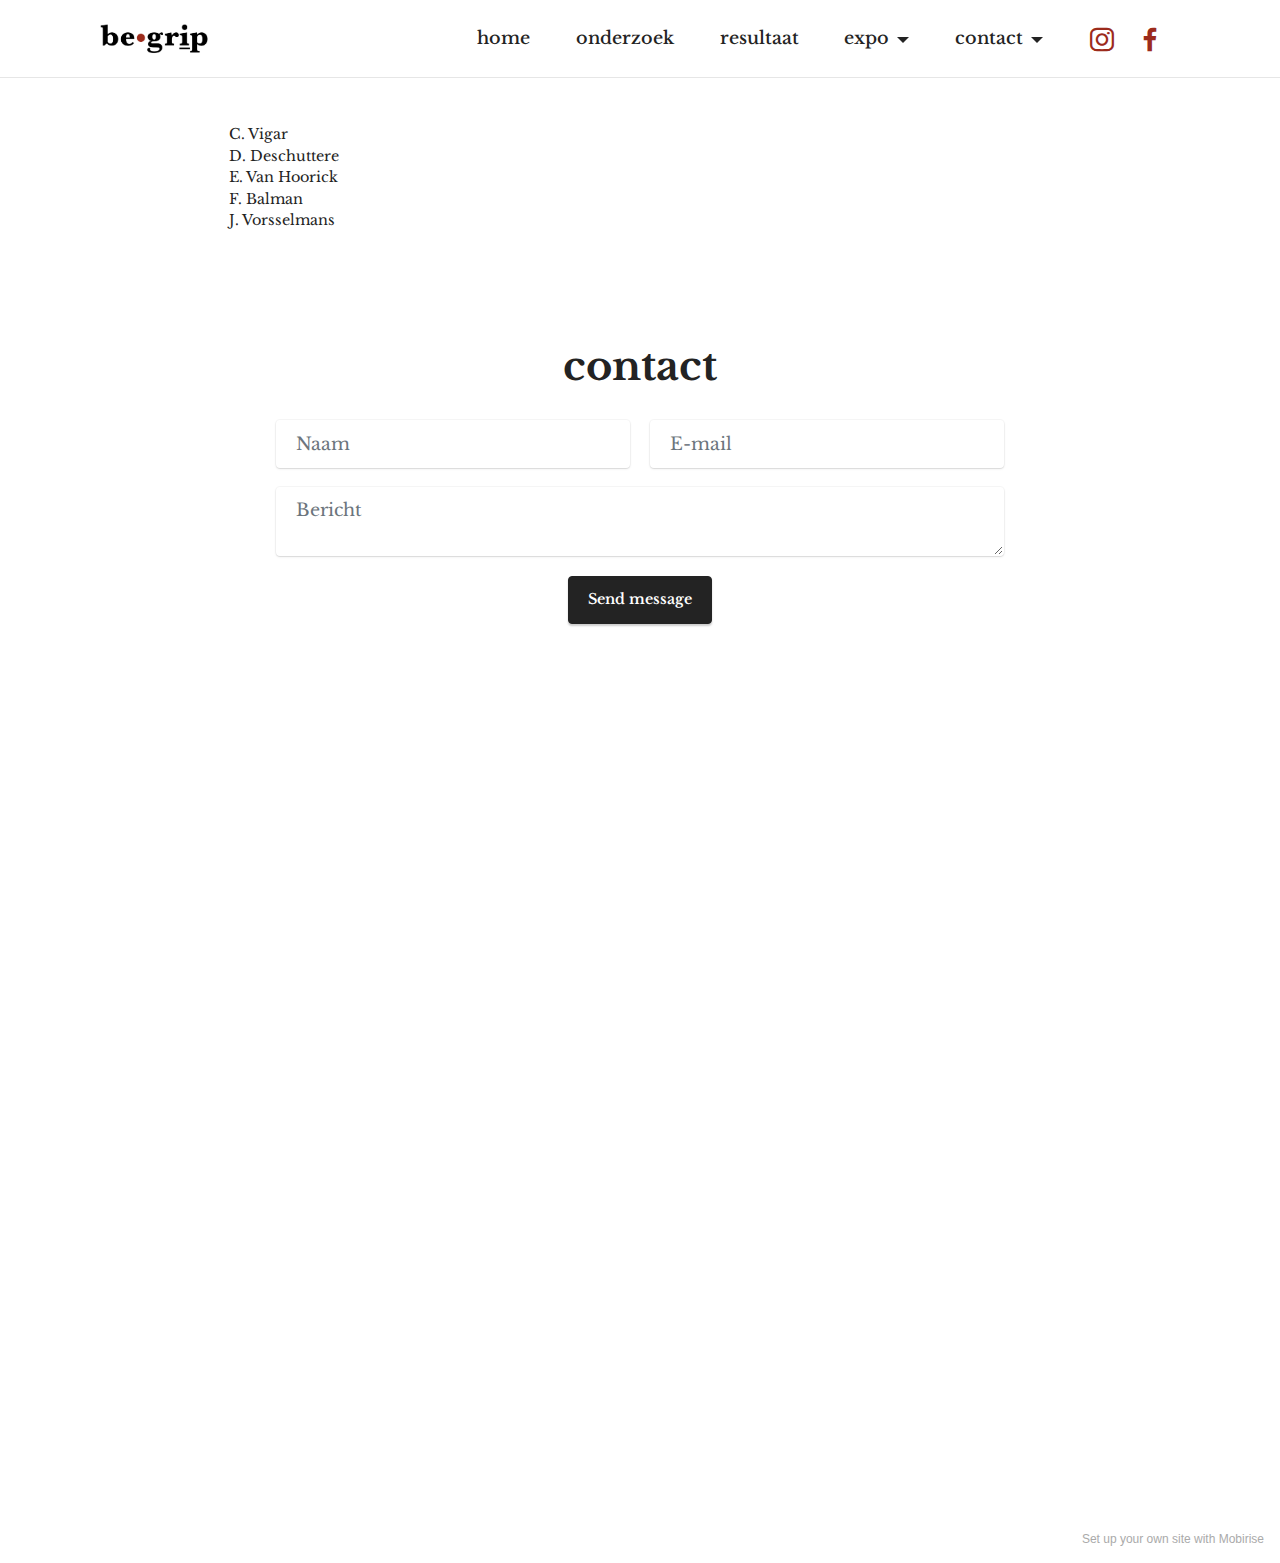
<file: page2.html>
<!DOCTYPE html>
<html  >
<head>
  <!-- Site made with Mobirise Website Builder v5.2.0, https://mobirise.com -->
  <meta charset="UTF-8">
  <meta http-equiv="X-UA-Compatible" content="IE=edge">
  <meta name="generator" content="Mobirise v5.2.0, mobirise.com">
  <meta name="viewport" content="width=device-width, initial-scale=1, minimum-scale=1">
  <link rel="shortcut icon" href="assets/images/favicon-1.png" type="image/x-icon">
  <meta name="description" content="">
  
  
  <title>contact</title>
  <link rel="stylesheet" href="assets/tether/tether.min.css">
  <link rel="stylesheet" href="assets/bootstrap/css/bootstrap.min.css">
  <link rel="stylesheet" href="assets/bootstrap/css/bootstrap-grid.min.css">
  <link rel="stylesheet" href="assets/bootstrap/css/bootstrap-reboot.min.css">
  <link rel="stylesheet" href="assets/formstyler/jquery.formstyler.css">
  <link rel="stylesheet" href="assets/formstyler/jquery.formstyler.theme.css">
  <link rel="stylesheet" href="assets/datepicker/jquery.datetimepicker.min.css">
  <link rel="stylesheet" href="assets/dropdown/css/style.css">
  <link rel="stylesheet" href="assets/socicon/css/styles.css">
  <link rel="stylesheet" href="assets/theme/css/style.css">
  <link rel="preload" as="style" href="assets/mobirise/css/mbr-additional.css"><link rel="stylesheet" href="assets/mobirise/css/mbr-additional.css" type="text/css">
  
  
  
  
</head>
<body>
  
  <section class="menu cid-sjtfqo8TtO" once="menu" id="menu1-39">
    
    <nav class="navbar navbar-dropdown navbar-fixed-top navbar-expand-lg">
        <div class="container">
            <div class="navbar-brand">
                <span class="navbar-logo">
                    <a href="page13.html">
                        <img src="assets/images/logo-5.jpeg" alt="Mobirise" style="height: 3.8rem;">
                    </a>
                </span>
                
            </div>
            <button class="navbar-toggler" type="button" data-toggle="collapse" data-target="#navbarSupportedContent" aria-controls="navbarNavAltMarkup" aria-expanded="false" aria-label="Toggle navigation">
                <div class="hamburger">
                    <span></span>
                    <span></span>
                    <span></span>
                    <span></span>
                </div>
            </button>
            <div class="collapse navbar-collapse" id="navbarSupportedContent">
                <ul class="navbar-nav nav-dropdown nav-right" data-app-modern-menu="true"><li class="nav-item"><a class="nav-link link text-black text-primary display-4" href="index.html">home</a></li><li class="nav-item"><a class="nav-link link text-black text-primary display-4" href="page3.html">onderzoek<br></a></li>
                    <li class="nav-item"><a class="nav-link link text-black text-primary display-4" href="page1.html" aria-expanded="false">resultaat</a></li><li class="nav-item dropdown"><a class="nav-link link text-black text-primary dropdown-toggle display-4" href="#" aria-expanded="false" data-toggle="dropdown-submenu">expo</a><div class="dropdown-menu"><a class="text-black text-primary dropdown-item display-4" href="page12.html" aria-expanded="false">museum</a><a class="text-black text-primary dropdown-item display-4" href="page7.html" aria-expanded="false">wandeling</a></div></li><li class="nav-item dropdown"><a class="nav-link link text-black text-primary dropdown-toggle display-4" href="#" data-toggle="dropdown-submenu" aria-expanded="false">contact</a><div class="dropdown-menu"><a class="text-black text-primary dropdown-item display-4" href="page2.html">contact</a><a class="text-black text-primary dropdown-item display-4" href="page8.html">over ons</a></div></li></ul>
                <div class="icons-menu">
                    <a class="iconfont-wrapper" href="https://www.instagram.com/be.grip/" target="_blank">
                        <span class="p-2 mbr-iconfont socicon-instagram socicon" style=""></span>
                    </a>
                    <a class="iconfont-wrapper" href="https://www.facebook.com/Groep-6-multidisciplinariteit-103822198232575" target="_blank">
                        <span class="p-2 mbr-iconfont socicon-facebook socicon"></span>
                    </a>
                    
                    
                </div>
                
            </div>
        </div>
    </nav>

</section>

<section class="content5 cid-sjt1ulfSEs" id="content5-36">
    
    <div class="container">
        <div class="row justify-content-center">
            <div class="col-md-12 col-lg-9">
                
                
                <p class="mbr-text mbr-fonts-style display-7">C. Vigar<br>D. Deschuttere<br>E. Van Hoorick<br>F. Balman<br>J. Vorsselmans<br></p>
            </div>
        </div>
    </div>
</section>

<section class="form5 cid-sgTalYOeMZ" id="form5-v">
    
    
    <div class="container">
        <div class="mbr-section-head">
            <h3 class="mbr-section-title mbr-fonts-style align-center mb-0 display-2"><strong>contact</strong></h3>
            
        </div>
        <div class="row justify-content-center mt-4">
            <div class="col-lg-8 mx-auto mbr-form" data-form-type="formoid">
                <form action="https://mobirise.eu/" method="POST" class="mbr-form form-with-styler" data-form-title="Form Name"><input type="hidden" name="email" data-form-email="true" value="TIqhxJpg/FCwbKfV//1ikrOIYaqN2fwFL0BRZDrZxxFYaPXBRqB7K+XONo6qSinRHGiMLaXdNhXZZGNcpdbsOBaoFiz9GwS5SjsnG7q4S/eMaxnzt9a0XTFKiq2XBz+e">
                    <div class="">
                        <div hidden="hidden" data-form-alert="" class="alert alert-success col-12">Bedankt!</div>
                        <div hidden="hidden" data-form-alert-danger="" class="alert alert-danger col-12">Oops...! some
                            problem!</div>
                    </div>
                    <div class="dragArea row">
                        <div class="col-md col-sm-12 form-group" data-for="name">
                            <input type="text" name="name" placeholder="Naam" data-form-field="name" class="form-control" value="" id="name-form5-v">
                        </div>
                        <div class="col-md col-sm-12 form-group" data-for="email">
                            <input type="email" name="email" placeholder="E-mail" data-form-field="email" class="form-control" value="" id="email-form5-v">
                        </div>
                        
                        <div class="col-12 form-group" data-for="textarea">
                            <textarea name="textarea" placeholder="Bericht" data-form-field="textarea" class="form-control" id="textarea-form5-v"></textarea>
                        </div>
                        <div class="col-lg-12 col-md-12 col-sm-12 align-center mbr-section-btn"><button type="submit" class="btn btn-primary display-7">Send message</button></div>
                    </div>
                </form>
            </div>
        </div>
    </div>
</section>

<section class="map2 cid-sibMaWBEfz" id="map2-1u">
    
    
    <div class="container">
        
        <div class="google-map"><iframe frameborder="0" style="border:0" src="https://www.google.com/maps/embed/v1/place?key=AIzaSyCNveGQ9bfpKFwWzQLLftrR9hNiHwdqQG8&amp;q=Leuvenstraat 32, 2000 Antwerpen" allowfullscreen=""></iframe></div>
    </div>
</section>

<section class="footer5 cid-sgTBoHTKOK mbr-reveal" once="footers" id="footer5-14">

    

    

    <div class="container">
        <div class="media-container-row">
            <div class="col-md-2 col-6">
                <div class="media-wrap">
                    <a href="https://mobirise.co/">
                        <img src="assets/images/vraagteken-5.jpeg" alt="Mobirise">
                    </a>
                </div>
            </div>
            <div class="col-10 col-6">
                <p class="mbr-text align-right links mbr-fonts-style display-7"><a href="page8.html" class="text-primary">over ons</a>&nbsp; &nbsp; &nbsp;c<a href="page2.html" class="text-black">ontact</a>
                </p>
            </div>
        </div>
        <!-- <div class="media-container-row">
            <div class="col-md-12"> -->
        <div class="footer-lower">
            <div class="media-container-row">
                <div class="col-md-12">
                    <hr>
                </div>
            </div>
            <div class="media-container-row">
                <div class="col-md-6 copyright">
                    <p class="mbr-text mbr-fonts-style display-7">
                        © Copyright be.grip - All Rights Reserved
                    </p>
                </div>
                <div class="col-md-6">
                    <div class="social-list align-right">
                        <div class="soc-item">
                            <a href="https://www.instagram.com/be.grip/" target="_blank">
                                <span class="mbr-iconfont mbr-iconfont-social socicon-instagram socicon" style="color: rgb(0, 0, 0); fill: rgb(0, 0, 0);"></span>
                            </a>
                        </div>
                        <div class="soc-item">
                            <a href="https://www.facebook.com/Groep-6-multidisciplinariteit-103822198232575" target="_blank">
                                <span class="mbr-iconfont mbr-iconfont-social socicon-facebook socicon" style="color: rgb(0, 0, 0); fill: rgb(0, 0, 0);"></span>
                            </a>
                        </div>
                        
                        
                        
                        
                    </div>
                </div>
            </div>
            <!-- </div>
            </div> -->
        </div>

    </div>
</section><section style="background-color: #fff; font-family: -apple-system, BlinkMacSystemFont, 'Segoe UI', 'Roboto', 'Helvetica Neue', Arial, sans-serif; color:#aaa; font-size:12px; padding: 0; align-items: center; display: flex;"><a href="https://mobirise.site/v" style="flex: 1 1; height: 3rem; padding-left: 1rem;"></a><p style="flex: 0 0 auto; margin:0; padding-right:1rem;">Set up your own site with <a href="https://mobirise.site/z" style="color:#aaa;">Mobirise</a></p></section><script src="assets/web/assets/jquery/jquery.min.js"></script>  <script src="assets/popper/popper.min.js"></script>  <script src="assets/tether/tether.min.js"></script>  <script src="assets/bootstrap/js/bootstrap.min.js"></script>  <script src="assets/smoothscroll/smooth-scroll.js"></script>  <script src="assets/formstyler/jquery.formstyler.js"></script>  <script src="assets/formstyler/jquery.formstyler.min.js"></script>  <script src="assets/datepicker/jquery.datetimepicker.full.js"></script>  <script src="assets/dropdown/js/nav-dropdown.js"></script>  <script src="assets/dropdown/js/navbar-dropdown.js"></script>  <script src="assets/touchswipe/jquery.touch-swipe.min.js"></script>  <script src="assets/theme/js/script.js"></script>  <script src="assets/formoid/formoid.min.js"></script>  
  
  
</body>
</html>
</file>
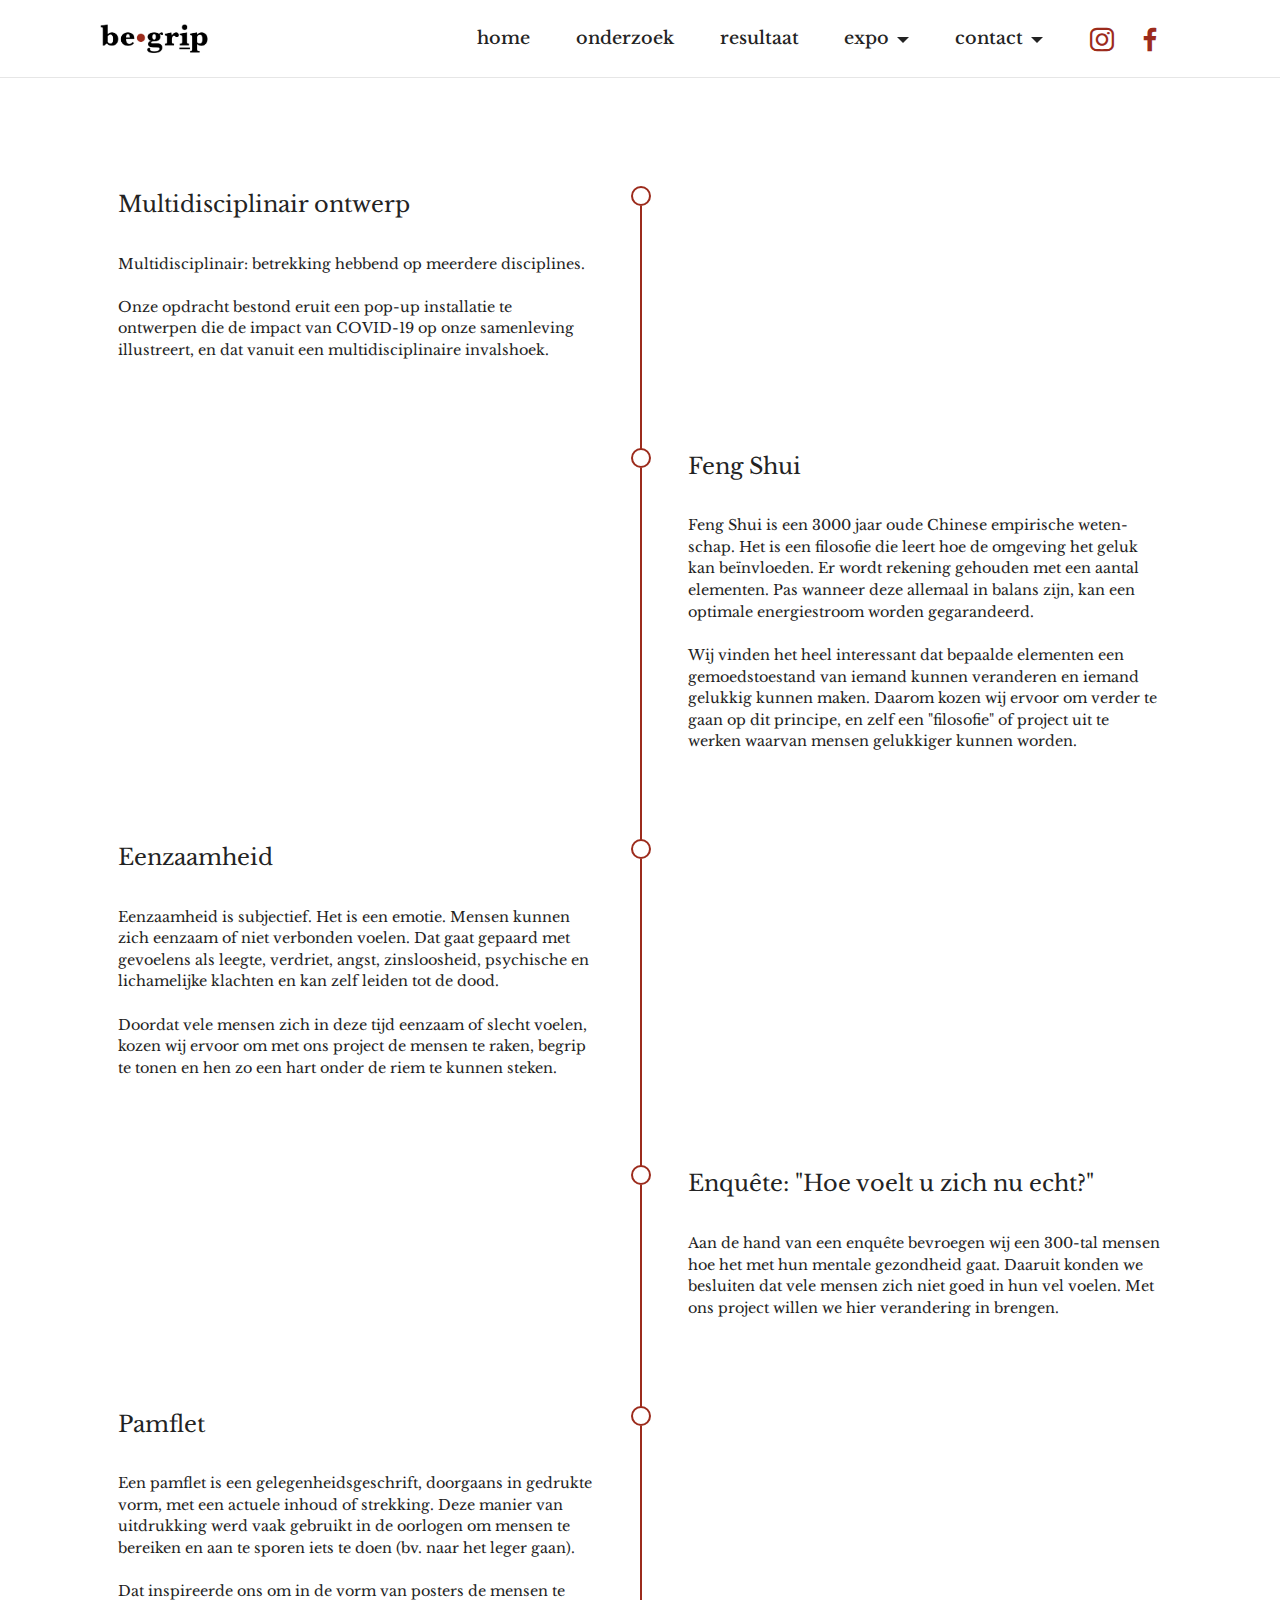
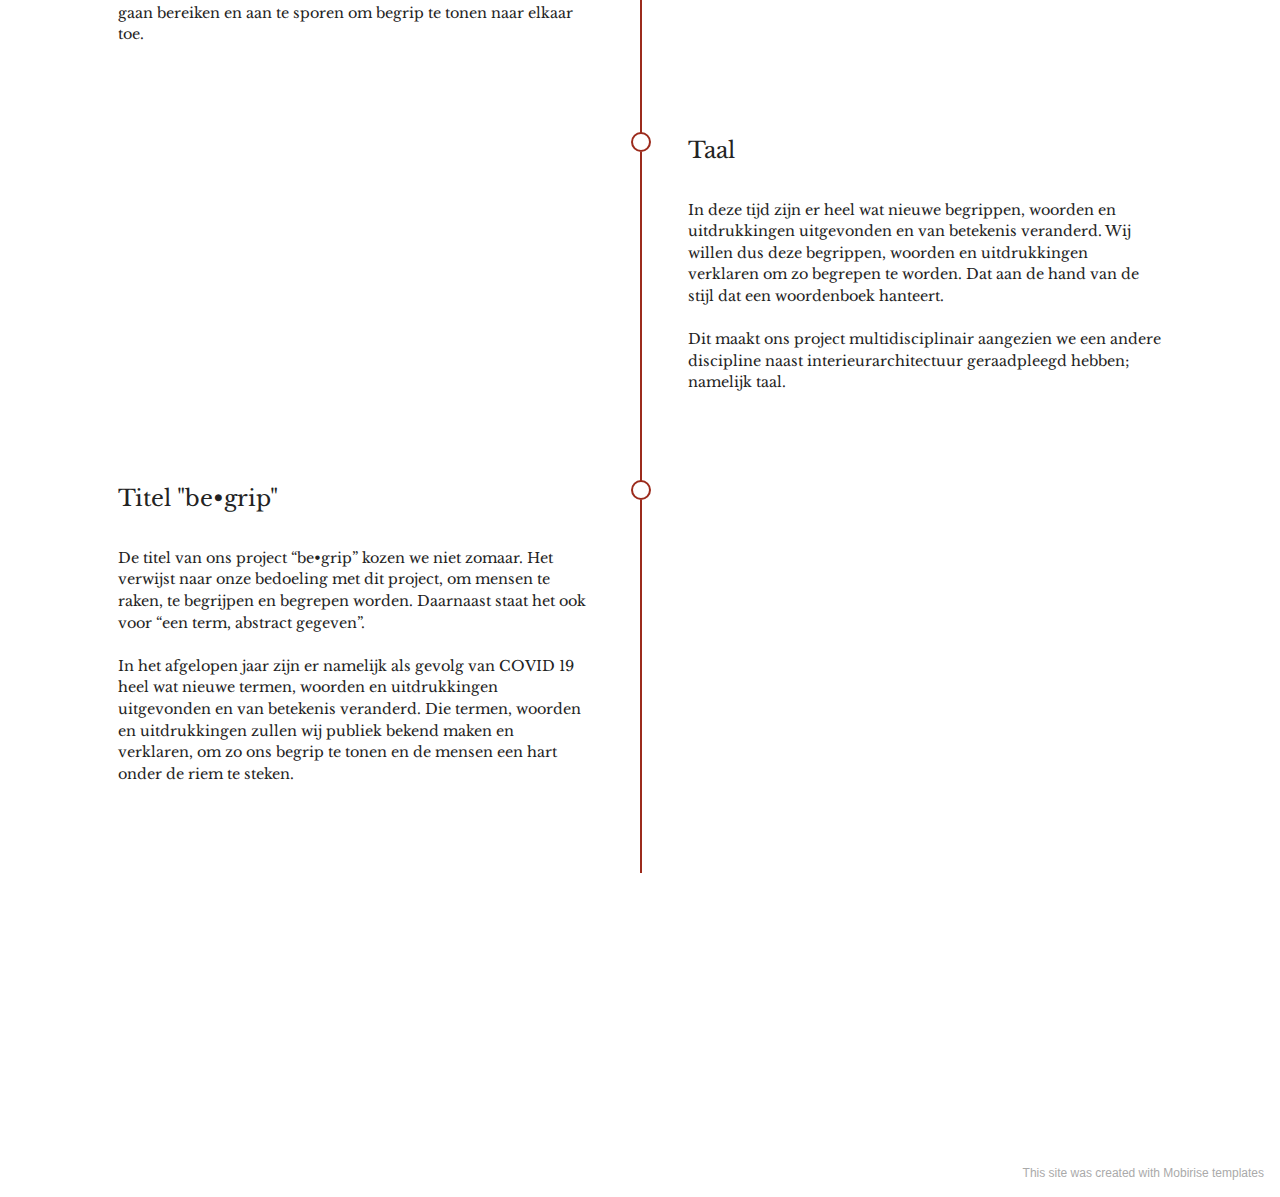
<file: page3.html>
<!DOCTYPE html>
<html  >
<head>
  <!-- Site made with Mobirise Website Builder v5.2.0, https://mobirise.com -->
  <meta charset="UTF-8">
  <meta http-equiv="X-UA-Compatible" content="IE=edge">
  <meta name="generator" content="Mobirise v5.2.0, mobirise.com">
  <meta name="viewport" content="width=device-width, initial-scale=1, minimum-scale=1">
  <link rel="shortcut icon" href="assets/images/favicon-1.png" type="image/x-icon">
  <meta name="description" content="">
  
  
  <title>onderzoek</title>
  <link rel="stylesheet" href="assets/tether/tether.min.css">
  <link rel="stylesheet" href="assets/bootstrap/css/bootstrap.min.css">
  <link rel="stylesheet" href="assets/bootstrap/css/bootstrap-grid.min.css">
  <link rel="stylesheet" href="assets/bootstrap/css/bootstrap-reboot.min.css">
  <link rel="stylesheet" href="assets/dropdown/css/style.css">
  <link rel="stylesheet" href="assets/socicon/css/styles.css">
  <link rel="stylesheet" href="assets/theme/css/style.css">
  <link rel="preload" as="style" href="assets/mobirise/css/mbr-additional.css"><link rel="stylesheet" href="assets/mobirise/css/mbr-additional.css" type="text/css">
  
  
  
  
</head>
<body>
  
  <section class="menu cid-sjtfqo8TtO" once="menu" id="menu1-39">
    
    <nav class="navbar navbar-dropdown navbar-fixed-top navbar-expand-lg">
        <div class="container">
            <div class="navbar-brand">
                <span class="navbar-logo">
                    <a href="page13.html">
                        <img src="assets/images/logo-5.jpeg" alt="Mobirise" style="height: 3.8rem;">
                    </a>
                </span>
                
            </div>
            <button class="navbar-toggler" type="button" data-toggle="collapse" data-target="#navbarSupportedContent" aria-controls="navbarNavAltMarkup" aria-expanded="false" aria-label="Toggle navigation">
                <div class="hamburger">
                    <span></span>
                    <span></span>
                    <span></span>
                    <span></span>
                </div>
            </button>
            <div class="collapse navbar-collapse" id="navbarSupportedContent">
                <ul class="navbar-nav nav-dropdown nav-right" data-app-modern-menu="true"><li class="nav-item"><a class="nav-link link text-black text-primary display-4" href="index.html">home</a></li><li class="nav-item"><a class="nav-link link text-black text-primary display-4" href="page3.html">onderzoek<br></a></li>
                    <li class="nav-item"><a class="nav-link link text-black text-primary display-4" href="page1.html" aria-expanded="false">resultaat</a></li><li class="nav-item dropdown"><a class="nav-link link text-black text-primary dropdown-toggle display-4" href="#" aria-expanded="false" data-toggle="dropdown-submenu">expo</a><div class="dropdown-menu"><a class="text-black text-primary dropdown-item display-4" href="page12.html" aria-expanded="false">museum</a><a class="text-black text-primary dropdown-item display-4" href="page7.html" aria-expanded="false">wandeling</a></div></li><li class="nav-item dropdown"><a class="nav-link link text-black text-primary dropdown-toggle display-4" href="#" data-toggle="dropdown-submenu" aria-expanded="false">contact</a><div class="dropdown-menu"><a class="text-black text-primary dropdown-item display-4" href="page2.html">contact</a><a class="text-black text-primary dropdown-item display-4" href="page8.html">over ons</a></div></li></ul>
                <div class="icons-menu">
                    <a class="iconfont-wrapper" href="https://www.instagram.com/be.grip/" target="_blank">
                        <span class="p-2 mbr-iconfont socicon-instagram socicon" style=""></span>
                    </a>
                    <a class="iconfont-wrapper" href="https://www.facebook.com/Groep-6-multidisciplinariteit-103822198232575" target="_blank">
                        <span class="p-2 mbr-iconfont socicon-facebook socicon"></span>
                    </a>
                    
                    
                </div>
                
            </div>
        </div>
    </nav>

</section>

<section class="timeline1 cid-siLYO04Jm3" id="timeline1-27">
    
    
    <div class="timelines-container container" mbri-timelines="">
        
        <div class="row timeline-element mb-2 mt-4 reverseTimeline">
            <div class="timeline-date col-12 col-md-6">
                <div class="timeline-date-wrapper">
                    
                </div>
            </div>
            <span class="iconBackground"></span>
            <div class="col-12 col-md-6">
                <div class="timeline-text-wrapper">
                    <h4 class="mbr-timeline-title mbr-fonts-style mb-4 display-5">
                        Multidisciplinair ontwerp</h4>
                    
                    <p class="mbr-text mbr-fonts-style display-7">Multidisciplinair: betrekking hebbend op meerdere disciplines. <br><br>Onze opdracht bestond eruit een pop-up installatie te ontwerpen die de impact van COVID-19 op onze samenleving illustreert, en dat vanuit een multidisciplinaire invalshoek.</p>
                </div>
            </div>
        </div>
        <div class="row timeline-element mb-2">
            <div class="col-12 col-md-6">
                <div class="timeline-text-wrapper">
                    <h4 class="mbr-timeline-title mbr-fonts-style mb-4 display-5">Feng Shui</h4>
                    
                    <p class="mbr-text mbr-fonts-style display-7">Feng Shui is een 3000 jaar oude Chinese empirische weten- schap. Het is een filosofie die leert hoe de omgeving het geluk kan beïnvloeden. Er wordt rekening gehouden met een aantal elementen. Pas wanneer deze allemaal in balans zijn, kan een optimale energiestroom worden gegarandeerd. <br><br>Wij vinden het heel interessant dat bepaalde elementen een gemoedstoestand van iemand kunnen veranderen en iemand gelukkig kunnen maken. Daarom kozen wij ervoor om verder te gaan op dit principe, en zelf een "filosofie" of project uit te werken waarvan mensen gelukkiger kunnen worden.</p>
                </div>
            </div>
            <span class="iconBackground"></span>
            <div class="timeline-date col-12 col-md-6">
                <div class="timeline-date-wrapper">
                    
                </div>
            </div>
        </div>
        <div class="row timeline-element mb-2">
            <div class="timeline-date col-12 col-md-6">
                <div class="timeline-date-wrapper">
                    
                </div>
            </div>
            <span class="iconBackground"></span>
            <div class="col-12 col-md-6">
                <div class="timeline-text-wrapper">
                    <h4 class="mbr-timeline-title mbr-fonts-style mb-4 display-5">Eenzaamheid</h4>
                    
                    <p class="mbr-text mbr-fonts-style display-7">Eenzaamheid is subjectief. Het is een emotie. Mensen kunnen zich eenzaam of niet verbonden voelen. Dat gaat gepaard met gevoelens als leegte, verdriet, angst, zinsloosheid, psychische en lichamelijke klachten en kan zelf leiden tot de dood.<br><br>Doordat vele mensen zich in deze tijd eenzaam of slecht voelen, kozen wij ervoor om met ons project de mensen te raken, begrip te tonen en hen zo een hart onder de riem te kunnen steken.</p>
                </div>
            </div>
        </div>
        <div class="row timeline-element mb-2 reverseTimeline">
            <div class="col-12 col-md-6">
                <div class="timeline-text-wrapper">
                    <h4 class="mbr-timeline-title mbr-fonts-style mb-4 display-5">Enquête: "Hoe voelt u zich nu echt?"</h4>
                    
                    <p class="mbr-text mbr-fonts-style display-7">Aan de hand van een enquête bevroegen wij een 300-tal mensen hoe het met hun mentale gezondheid gaat. Daaruit konden we besluiten dat vele mensen zich niet goed in hun vel voelen. Met ons project willen we hier verandering in brengen.</p>
                </div>
            </div>
            <span class="iconBackground"></span>
            <div class="timeline-date col-12 col-md-6">
                <div class="timeline-date-wrapper">
                    
                </div>
            </div>
        </div>
        <div class="row timeline-element mb-2 reverseTimeline">
            <div class="timeline-date col-12 col-md-6">
                <div class="timeline-date-wrapper">
                    
                </div>
            </div>
            <span class="iconBackground"></span>
            <div class="col-12 col-md-6">
                <div class="timeline-text-wrapper">
                    <h4 class="mbr-timeline-title mbr-fonts-style mb-4 display-5">Pamflet</h4>
                    
                    <p class="mbr-text mbr-fonts-style display-7">Een pamflet is een gelegenheidsgeschrift, doorgaans in gedrukte vorm, met een actuele inhoud of strekking. Deze manier van uitdrukking werd vaak gebruikt in de oorlogen om mensen te bereiken en aan te sporen iets te doen (bv. naar het leger gaan). <br><br>Dat inspireerde ons om in de vorm van posters de mensen te gaan bereiken en aan te sporen om begrip te tonen naar elkaar toe.</p>
                </div>
            </div>
        </div>
        <div class="row timeline-element mb-2 reverseTimeline">
            <div class="col-12 col-md-6">
                <div class="timeline-text-wrapper">
                    <h4 class="mbr-timeline-title mbr-fonts-style mb-4 display-5">
                        Taal</h4>
                    
                    <p class="mbr-text mbr-fonts-style display-7">In deze tijd zijn er heel wat nieuwe begrippen, woorden en uitdrukkingen uitgevonden en van betekenis veranderd. Wij willen dus deze begrippen, woorden en uitdrukkingen verklaren om zo begrepen te worden. Dat aan de hand van de stijl dat een woordenboek hanteert.<br><br>Dit maakt ons project multidisciplinair aangezien we een andere discipline naast interieurarchitectuur geraadpleegd hebben; namelijk taal.&nbsp;<br></p>
                </div>
            </div>
            <span class="iconBackground"></span>
            <div class="timeline-date col-12 col-md-6">
                <div class="timeline-date-wrapper">
                    
                </div>
            </div>
        </div>
        <div class="row timeline-element mb-2 reverseTimeline">
            <div class="timeline-date col-12 col-md-6">
                <div class="timeline-date-wrapper">
                    
                </div>
            </div>
            <span class="iconBackground"></span>
            <div class="col-12 col-md-6">
                <div class="timeline-text-wrapper">
                    <h4 class="mbr-timeline-title mbr-fonts-style mb-4 display-5">Titel "be•grip"</h4>
                    
                    <p class="mbr-text mbr-fonts-style display-7">De titel van ons project “be•grip” kozen we niet zomaar. Het verwijst naar onze bedoeling met dit project, om mensen te raken, te begrijpen en begrepen worden. Daarnaast staat het ook voor “een term, abstract gegeven”. <br><br>In het afgelopen jaar zijn er namelijk als gevolg van COVID 19 heel wat nieuwe termen, woorden en uitdrukkingen uitgevonden en van betekenis veranderd. Die termen, woorden en uitdrukkingen zullen wij publiek bekend maken en verklaren, om zo ons begrip te tonen en de mensen een hart onder de riem te steken.&nbsp;</p>
                </div>
            </div>
        </div>
        
        
        
        
        
    </div>
</section>

<section class="footer5 cid-sgTBoHTKOK mbr-reveal" once="footers" id="footer5-16">

    

    

    <div class="container">
        <div class="media-container-row">
            <div class="col-md-2 col-6">
                <div class="media-wrap">
                    <a href="https://mobirise.co/">
                        <img src="assets/images/vraagteken-5.jpeg" alt="Mobirise">
                    </a>
                </div>
            </div>
            <div class="col-10 col-6">
                <p class="mbr-text align-right links mbr-fonts-style display-7"><a href="page8.html" class="text-primary">over ons</a>&nbsp; &nbsp; &nbsp;c<a href="page2.html" class="text-black">ontact</a>
                </p>
            </div>
        </div>
        <!-- <div class="media-container-row">
            <div class="col-md-12"> -->
        <div class="footer-lower">
            <div class="media-container-row">
                <div class="col-md-12">
                    <hr>
                </div>
            </div>
            <div class="media-container-row">
                <div class="col-md-6 copyright">
                    <p class="mbr-text mbr-fonts-style display-7">
                        © Copyright be.grip - All Rights Reserved
                    </p>
                </div>
                <div class="col-md-6">
                    <div class="social-list align-right">
                        <div class="soc-item">
                            <a href="https://www.instagram.com/be.grip/" target="_blank">
                                <span class="mbr-iconfont mbr-iconfont-social socicon-instagram socicon" style="color: rgb(0, 0, 0); fill: rgb(0, 0, 0);"></span>
                            </a>
                        </div>
                        <div class="soc-item">
                            <a href="https://www.facebook.com/Groep-6-multidisciplinariteit-103822198232575" target="_blank">
                                <span class="mbr-iconfont mbr-iconfont-social socicon-facebook socicon" style="color: rgb(0, 0, 0); fill: rgb(0, 0, 0);"></span>
                            </a>
                        </div>
                        
                        
                        
                        
                    </div>
                </div>
            </div>
            <!-- </div>
            </div> -->
        </div>

    </div>
</section><section style="background-color: #fff; font-family: -apple-system, BlinkMacSystemFont, 'Segoe UI', 'Roboto', 'Helvetica Neue', Arial, sans-serif; color:#aaa; font-size:12px; padding: 0; align-items: center; display: flex;"><a href="https://mobirise.site/k" style="flex: 1 1; height: 3rem; padding-left: 1rem;"></a><p style="flex: 0 0 auto; margin:0; padding-right:1rem;"><a href="https://mobirise.site/r" style="color:#aaa;">This site</a> was created with Mobirise templates</p></section><script src="assets/web/assets/jquery/jquery.min.js"></script>  <script src="assets/popper/popper.min.js"></script>  <script src="assets/tether/tether.min.js"></script>  <script src="assets/bootstrap/js/bootstrap.min.js"></script>  <script src="assets/smoothscroll/smooth-scroll.js"></script>  <script src="assets/dropdown/js/nav-dropdown.js"></script>  <script src="assets/dropdown/js/navbar-dropdown.js"></script>  <script src="assets/touchswipe/jquery.touch-swipe.min.js"></script>  <script src="assets/theme/js/script.js"></script>  
  
  
</body>
</html>
</file>
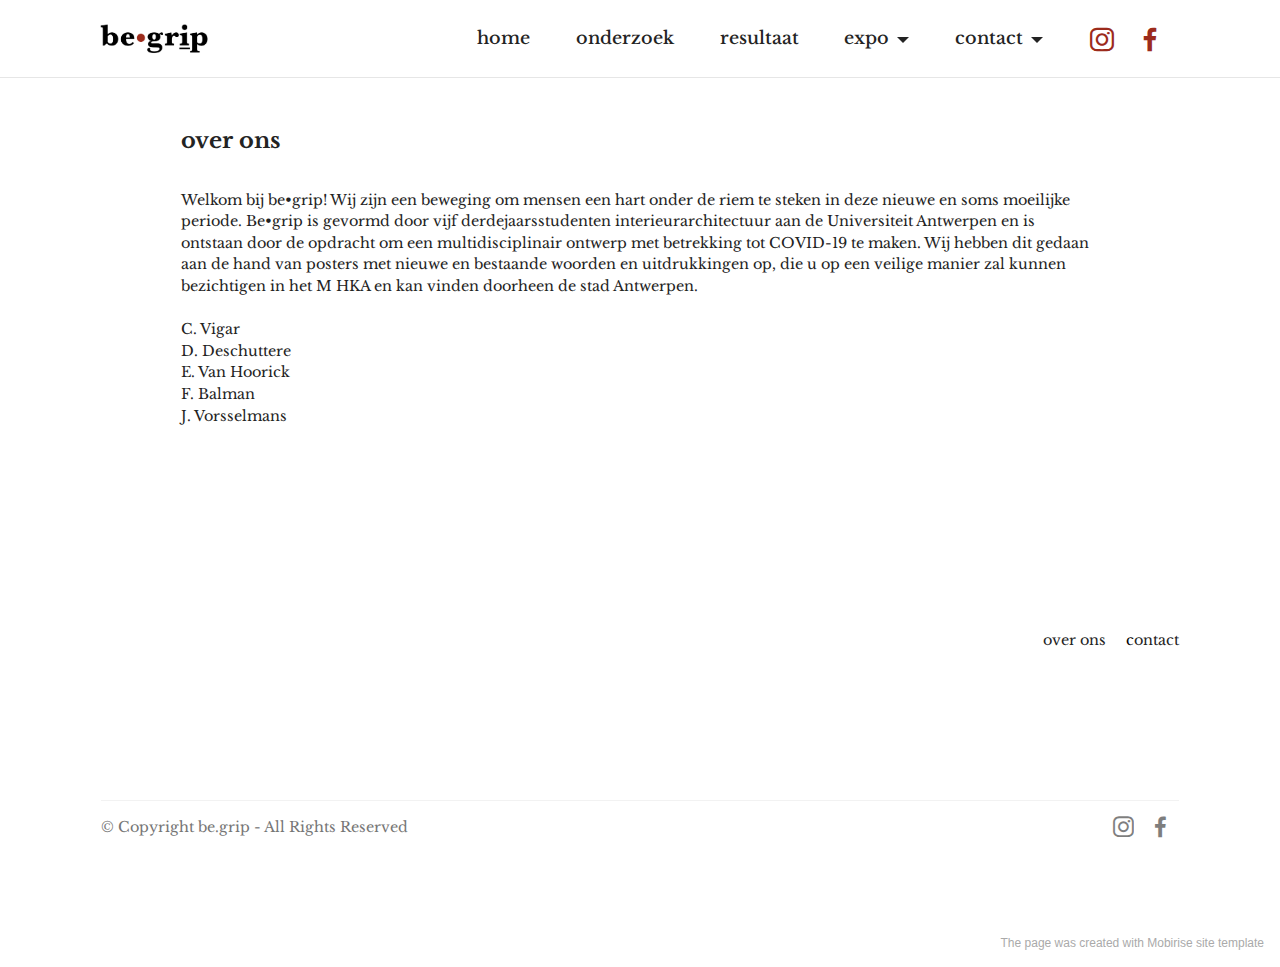
<file: page8.html>
<!DOCTYPE html>
<html  >
<head>
  <!-- Site made with Mobirise Website Builder v5.2.0, https://mobirise.com -->
  <meta charset="UTF-8">
  <meta http-equiv="X-UA-Compatible" content="IE=edge">
  <meta name="generator" content="Mobirise v5.2.0, mobirise.com">
  <meta name="viewport" content="width=device-width, initial-scale=1, minimum-scale=1">
  <link rel="shortcut icon" href="assets/images/favicon-1.png" type="image/x-icon">
  <meta name="description" content="">
  
  
  <title>over ons</title>
  <link rel="stylesheet" href="assets/tether/tether.min.css">
  <link rel="stylesheet" href="assets/bootstrap/css/bootstrap.min.css">
  <link rel="stylesheet" href="assets/bootstrap/css/bootstrap-grid.min.css">
  <link rel="stylesheet" href="assets/bootstrap/css/bootstrap-reboot.min.css">
  <link rel="stylesheet" href="assets/dropdown/css/style.css">
  <link rel="stylesheet" href="assets/socicon/css/styles.css">
  <link rel="stylesheet" href="assets/theme/css/style.css">
  <link rel="preload" as="style" href="assets/mobirise/css/mbr-additional.css"><link rel="stylesheet" href="assets/mobirise/css/mbr-additional.css" type="text/css">
  
  
  
  
</head>
<body>
  
  <section class="menu cid-sjtfqo8TtO" once="menu" id="menu1-39">
    
    <nav class="navbar navbar-dropdown navbar-fixed-top navbar-expand-lg">
        <div class="container">
            <div class="navbar-brand">
                <span class="navbar-logo">
                    <a href="page13.html">
                        <img src="assets/images/logo-5.jpeg" alt="Mobirise" style="height: 3.8rem;">
                    </a>
                </span>
                
            </div>
            <button class="navbar-toggler" type="button" data-toggle="collapse" data-target="#navbarSupportedContent" aria-controls="navbarNavAltMarkup" aria-expanded="false" aria-label="Toggle navigation">
                <div class="hamburger">
                    <span></span>
                    <span></span>
                    <span></span>
                    <span></span>
                </div>
            </button>
            <div class="collapse navbar-collapse" id="navbarSupportedContent">
                <ul class="navbar-nav nav-dropdown nav-right" data-app-modern-menu="true"><li class="nav-item"><a class="nav-link link text-black text-primary display-4" href="index.html">home</a></li><li class="nav-item"><a class="nav-link link text-black text-primary display-4" href="page3.html">onderzoek<br></a></li>
                    <li class="nav-item"><a class="nav-link link text-black text-primary display-4" href="page1.html" aria-expanded="false">resultaat</a></li><li class="nav-item dropdown"><a class="nav-link link text-black text-primary dropdown-toggle display-4" href="#" aria-expanded="false" data-toggle="dropdown-submenu">expo</a><div class="dropdown-menu"><a class="text-black text-primary dropdown-item display-4" href="page12.html" aria-expanded="false">museum</a><a class="text-black text-primary dropdown-item display-4" href="page7.html" aria-expanded="false">wandeling</a></div></li><li class="nav-item dropdown"><a class="nav-link link text-black text-primary dropdown-toggle display-4" href="#" data-toggle="dropdown-submenu" aria-expanded="false">contact</a><div class="dropdown-menu"><a class="text-black text-primary dropdown-item display-4" href="page2.html">contact</a><a class="text-black text-primary dropdown-item display-4" href="page8.html">over ons</a></div></li></ul>
                <div class="icons-menu">
                    <a class="iconfont-wrapper" href="https://www.instagram.com/be.grip/" target="_blank">
                        <span class="p-2 mbr-iconfont socicon-instagram socicon" style=""></span>
                    </a>
                    <a class="iconfont-wrapper" href="https://www.facebook.com/Groep-6-multidisciplinariteit-103822198232575" target="_blank">
                        <span class="p-2 mbr-iconfont socicon-facebook socicon"></span>
                    </a>
                    
                    
                </div>
                
            </div>
        </div>
    </nav>

</section>

<section class="content5 cid-shsRnzat5M" id="content5-1t">
    
    <div class="container">
        <div class="row justify-content-center">
            <div class="col-md-12 col-lg-10">
                
                <h4 class="mbr-section-subtitle mbr-fonts-style mb-4 display-5"><strong>over ons</strong></h4>
                <p class="mbr-text mbr-fonts-style display-7">Welkom bij be•grip! Wij zijn een beweging om mensen een hart onder de riem te steken in deze nieuwe en soms moeilijke periode. Be•grip is gevormd door vijf derdejaarsstudenten interieurarchitectuur aan de Universiteit Antwerpen en is ontstaan door de opdracht om een multidisciplinair ontwerp met betrekking tot COVID-19 te maken. Wij hebben dit gedaan aan de hand van posters met nieuwe en bestaande woorden en uitdrukkingen op, die u op een veilige manier zal kunnen bezichtigen in het M HKA en kan vinden doorheen de stad Antwerpen.<br><br>C. Vigar<br>D. Deschuttere<br>E. Van Hoorick<br>F. Balman<br>J. Vorsselmans<br></p>
            </div>
        </div>
    </div>
</section>

<section class="footer5 cid-sgTBoHTKOK mbr-reveal" once="footers" id="footer5-1r">

    

    

    <div class="container">
        <div class="media-container-row">
            <div class="col-md-2 col-6">
                <div class="media-wrap">
                    <a href="https://mobirise.co/">
                        <img src="assets/images/vraagteken-5.jpeg" alt="Mobirise">
                    </a>
                </div>
            </div>
            <div class="col-10 col-6">
                <p class="mbr-text align-right links mbr-fonts-style display-7"><a href="page8.html" class="text-primary">over ons</a>&nbsp; &nbsp; &nbsp;c<a href="page2.html" class="text-black">ontact</a>
                </p>
            </div>
        </div>
        <!-- <div class="media-container-row">
            <div class="col-md-12"> -->
        <div class="footer-lower">
            <div class="media-container-row">
                <div class="col-md-12">
                    <hr>
                </div>
            </div>
            <div class="media-container-row">
                <div class="col-md-6 copyright">
                    <p class="mbr-text mbr-fonts-style display-7">
                        © Copyright be.grip - All Rights Reserved
                    </p>
                </div>
                <div class="col-md-6">
                    <div class="social-list align-right">
                        <div class="soc-item">
                            <a href="https://www.instagram.com/be.grip/" target="_blank">
                                <span class="mbr-iconfont mbr-iconfont-social socicon-instagram socicon" style="color: rgb(0, 0, 0); fill: rgb(0, 0, 0);"></span>
                            </a>
                        </div>
                        <div class="soc-item">
                            <a href="https://www.facebook.com/Groep-6-multidisciplinariteit-103822198232575" target="_blank">
                                <span class="mbr-iconfont mbr-iconfont-social socicon-facebook socicon" style="color: rgb(0, 0, 0); fill: rgb(0, 0, 0);"></span>
                            </a>
                        </div>
                        
                        
                        
                        
                    </div>
                </div>
            </div>
            <!-- </div>
            </div> -->
        </div>

    </div>
</section><section style="background-color: #fff; font-family: -apple-system, BlinkMacSystemFont, 'Segoe UI', 'Roboto', 'Helvetica Neue', Arial, sans-serif; color:#aaa; font-size:12px; padding: 0; align-items: center; display: flex;"><a href="https://mobirise.site/w" style="flex: 1 1; height: 3rem; padding-left: 1rem;"></a><p style="flex: 0 0 auto; margin:0; padding-right:1rem;"><a href="https://mobirise.site/q" style="color:#aaa;">The page</a> was created with Mobirise site template</p></section><script src="assets/web/assets/jquery/jquery.min.js"></script>  <script src="assets/popper/popper.min.js"></script>  <script src="assets/tether/tether.min.js"></script>  <script src="assets/bootstrap/js/bootstrap.min.js"></script>  <script src="assets/smoothscroll/smooth-scroll.js"></script>  <script src="assets/dropdown/js/nav-dropdown.js"></script>  <script src="assets/dropdown/js/navbar-dropdown.js"></script>  <script src="assets/touchswipe/jquery.touch-swipe.min.js"></script>  <script src="assets/theme/js/script.js"></script>  
  
  
</body>
</html>
</file>
<file: assets/dropdown/css/style.css>
.navbar-dropdown {
  left: 0;
  padding: 0;
  position: absolute;
  right: 0;
  top: 0;
  transition: all 0.45s ease;
  z-index: 1030;
  background: #282828; }
  .navbar-dropdown .navbar-logo {
    margin-right: 0.8rem;
    transition: margin 0.3s ease-in-out;
    vertical-align: middle; }
    .navbar-dropdown .navbar-logo img {
      height: 3.125rem;
      transition: all 0.3s ease-in-out; }
    .navbar-dropdown .navbar-logo.mbr-iconfont {
      font-size: 3.125rem;
      line-height: 3.125rem; }
  .navbar-dropdown .navbar-caption {
    font-weight: 700;
    white-space: normal;
    vertical-align: -4px;
    line-height: 3.125rem !important; }
    .navbar-dropdown .navbar-caption, .navbar-dropdown .navbar-caption:hover {
      color: inherit;
      text-decoration: none; }
  .navbar-dropdown .mbr-iconfont + .navbar-caption {
    vertical-align: -1px; }
  .navbar-dropdown.navbar-fixed-top {
    position: fixed; }
  .navbar-dropdown .navbar-brand span {
    vertical-align: -4px; }
  .navbar-dropdown.bg-color.transparent {
    background: none; }
  .navbar-dropdown.navbar-short .navbar-brand {
    padding: 0.625rem 0; }
    .navbar-dropdown.navbar-short .navbar-brand span {
      vertical-align: -1px; }
  .navbar-dropdown.navbar-short .navbar-caption {
    line-height: 2.375rem !important;
    vertical-align: -2px; }
  .navbar-dropdown.navbar-short .navbar-logo {
    margin-right: 0.5rem; }
    .navbar-dropdown.navbar-short .navbar-logo img {
      height: 2.375rem; }
    .navbar-dropdown.navbar-short .navbar-logo.mbr-iconfont {
      font-size: 2.375rem;
      line-height: 2.375rem; }
  .navbar-dropdown.navbar-short .mbr-table-cell {
    height: 3.625rem; }
  .navbar-dropdown .navbar-close {
    left: 0.6875rem;
    position: fixed;
    top: 0.75rem;
    z-index: 1000; }
  .navbar-dropdown .hamburger-icon {
    content: "";
    display: inline-block;
    vertical-align: middle;
    width: 16px;
    -webkit-box-shadow: 0 -6px 0 1px #282828,0 0 0 1px #282828,0 6px 0 1px #282828;
    -moz-box-shadow: 0 -6px 0 1px #282828,0 0 0 1px #282828,0 6px 0 1px #282828;
    box-shadow: 0 -6px 0 1px #282828,0 0 0 1px #282828,0 6px 0 1px #282828; }

.dropdown-menu .dropdown-toggle[data-toggle="dropdown-submenu"]::after {
  border-bottom: 0.35em solid transparent;
  border-left: 0.35em solid;
  border-right: 0;
  border-top: 0.35em solid transparent;
  margin-left: 0.3rem; }

.dropdown-menu .dropdown-item:focus {
  outline: 0; }

.nav-dropdown {
  font-size: 0.75rem;
  font-weight: 500;
  height: auto !important; }
  .nav-dropdown .nav-btn {
    padding-left: 1rem; }
  .nav-dropdown .link {
    margin: .667em 1.667em;
    font-weight: 500;
    padding: 0;
    transition: color .2s ease-in-out; }
    .nav-dropdown .link.dropdown-toggle {
      margin-right: 2.583em; }
      .nav-dropdown .link.dropdown-toggle::after {
        margin-left: .25rem;
        border-top: 0.35em solid;
        border-right: 0.35em solid transparent;
        border-left: 0.35em solid transparent;
        border-bottom: 0; }
      .nav-dropdown .link.dropdown-toggle[aria-expanded="true"] {
        margin: 0;
        padding: 0.667em 3.263em  0.667em 1.667em; }
  .nav-dropdown .link::after,
  .nav-dropdown .dropdown-item::after {
    color: inherit; }
  .nav-dropdown .btn {
    font-size: 0.75rem;
    font-weight: 700;
    letter-spacing: 0;
    margin-bottom: 0;
    padding-left: 1.25rem;
    padding-right: 1.25rem; }
  .nav-dropdown .dropdown-menu {
    border-radius: 0;
    border: 0;
    left: 0;
    margin: 0;
    padding-bottom: 1.25rem;
    padding-top: 1.25rem;
    position: relative; }
  .nav-dropdown .dropdown-submenu {
    margin-left: 0.125rem;
    top: 0; }
  .nav-dropdown .dropdown-item {
    font-weight: 500;
    line-height: 2;
    padding: 0.3846em 4.615em 0.3846em 1.5385em;
    position: relative;
    transition: color .2s ease-in-out, background-color .2s ease-in-out; }
    .nav-dropdown .dropdown-item::after {
      margin-top: -0.3077em;
      position: absolute;
      right: 1.1538em;
      top: 50%; }
    .nav-dropdown .dropdown-item:focus, .nav-dropdown .dropdown-item:hover {
      background: none; }

@media (max-width: 767px) {
  .nav-dropdown.navbar-toggleable-sm {
    bottom: 0;
    display: none;
    left: 0;
    overflow-x: hidden;
    position: fixed;
    top: 0;
    transform: translateX(-100%);
    -ms-transform: translateX(-100%);
    -webkit-transform: translateX(-100%);
    width: 18.75rem;
    z-index: 999; } }
.nav-dropdown.navbar-toggleable-xl {
  bottom: 0;
  display: none;
  left: 0;
  overflow-x: hidden;
  position: fixed;
  top: 0;
  transform: translateX(-100%);
  -ms-transform: translateX(-100%);
  -webkit-transform: translateX(-100%);
  width: 18.75rem;
  z-index: 999; }

.nav-dropdown-sm {
  display: block !important;
  overflow-x: hidden;
  overflow: auto;
  padding-top: 3.875rem; }
  .nav-dropdown-sm::after {
    content: "";
    display: block;
    height: 3rem;
    width: 100%; }
  .nav-dropdown-sm.collapse.in ~ .navbar-close {
    display: block !important; }
  .nav-dropdown-sm.collapsing, .nav-dropdown-sm.collapse.in {
    transform: translateX(0);
    -ms-transform: translateX(0);
    -webkit-transform: translateX(0);
    transition: all 0.25s ease-out;
    -webkit-transition: all 0.25s ease-out;
    background: #282828; }
  .nav-dropdown-sm.collapsing[aria-expanded="false"] {
    transform: translateX(-100%);
    -ms-transform: translateX(-100%);
    -webkit-transform: translateX(-100%); }
  .nav-dropdown-sm .nav-item {
    display: block;
    margin-left: 0 !important;
    padding-left: 0; }
  .nav-dropdown-sm .link,
  .nav-dropdown-sm .dropdown-item {
    border-top: 1px dotted rgba(255, 255, 255, 0.1);
    font-size: 0.8125rem;
    line-height: 1.6;
    margin: 0 !important;
    padding: 0.875rem 2.4rem 0.875rem 1.5625rem !important;
    position: relative;
    white-space: normal; }
    .nav-dropdown-sm .link:focus, .nav-dropdown-sm .link:hover,
    .nav-dropdown-sm .dropdown-item:focus,
    .nav-dropdown-sm .dropdown-item:hover {
      background: rgba(0, 0, 0, 0.2) !important;
      color: #c0a375; }
  .nav-dropdown-sm .nav-btn {
    position: relative;
    padding: 1.5625rem 1.5625rem 0 1.5625rem; }
    .nav-dropdown-sm .nav-btn::before {
      border-top: 1px dotted rgba(255, 255, 255, 0.1);
      content: "";
      left: 0;
      position: absolute;
      top: 0;
      width: 100%; }
    .nav-dropdown-sm .nav-btn + .nav-btn {
      padding-top: 0.625rem; }
      .nav-dropdown-sm .nav-btn + .nav-btn::before {
        display: none; }
  .nav-dropdown-sm .btn {
    padding: 0.625rem 0; }
  .nav-dropdown-sm .dropdown-toggle[data-toggle="dropdown-submenu"]::after {
    margin-left: .25rem;
    border-top: 0.35em solid;
    border-right: 0.35em solid transparent;
    border-left: 0.35em solid transparent;
    border-bottom: 0; }
  .nav-dropdown-sm .dropdown-toggle[data-toggle="dropdown-submenu"][aria-expanded="true"]::after {
    border-top: 0;
    border-right: 0.35em solid transparent;
    border-left: 0.35em solid transparent;
    border-bottom: 0.35em solid; }
  .nav-dropdown-sm .dropdown-menu {
    margin: 0;
    padding: 0;
    position: relative;
    top: 0;
    left: 0;
    width: 100%;
    border: 0;
    float: none;
    border-radius: 0;
    background: none; }
  .nav-dropdown-sm .dropdown-submenu {
    left: 100%;
    margin-left: 0.125rem;
    margin-top: -1.25rem;
    top: 0; }

.navbar-toggleable-sm .nav-dropdown .dropdown-menu {
  position: absolute; }

.navbar-toggleable-sm .nav-dropdown .dropdown-submenu {
  left: 100%;
  margin-left: 0.125rem;
  margin-top: -1.25rem;
  top: 0; }

.navbar-toggleable-sm.opened .nav-dropdown .dropdown-menu {
  position: relative; }

.navbar-toggleable-sm.opened .nav-dropdown .dropdown-submenu {
  left: 0;
  margin-left: 00rem;
  margin-top: 0rem;
  top: 0; }

.is-builder .nav-dropdown.collapsing {
  transition: none !important; }

/*# sourceMappingURL=style.css.map */
</file>
<file: assets/socicon/css/styles.css>
@charset "UTF-8";

@font-face {
  font-family: 'Socicon';
  src:  url('../fonts/socicon.eot');
  src:  url('../fonts/socicon.eot?#iefix') format('embedded-opentype'),
    url('../fonts/socicon.woff2') format('woff2'),
    url('../fonts/socicon.ttf') format('truetype'),
    url('../fonts/socicon.woff') format('woff'),
    url('../fonts/socicon.svg#socicon') format('svg');
  font-weight: normal;
  font-style: normal;
}

[data-icon]:before {
  font-family: "socicon" !important;
  content: attr(data-icon);
  font-style: normal !important;
  font-weight: normal !important;
  font-variant: normal !important;
  text-transform: none !important;
  speak: none;
  line-height: 1;
  -webkit-font-smoothing: antialiased;
  -moz-osx-font-smoothing: grayscale;
}

[class^="socicon-"], [class*=" socicon-"] {
  /* use !important to prevent issues with browser extensions that change fonts */
  font-family: 'Socicon' !important;
  speak: none;
  font-style: normal;
  font-weight: normal;
  font-variant: normal;
  text-transform: none;
  line-height: 1;

  /* Better Font Rendering =========== */
  -webkit-font-smoothing: antialiased;
  -moz-osx-font-smoothing: grayscale;
}

.socicon-eitaa:before {
  content: "\e97c";
}
.socicon-soroush:before {
  content: "\e97d";
}
.socicon-bale:before {
  content: "\e97e";
}
.socicon-zazzle:before {
  content: "\e97b";
}
.socicon-society6:before {
  content: "\e97a";
}
.socicon-redbubble:before {
  content: "\e979";
}
.socicon-avvo:before {
  content: "\e978";
}
.socicon-stitcher:before {
  content: "\e977";
}
.socicon-googlehangouts:before {
  content: "\e974";
}
.socicon-dlive:before {
  content: "\e975";
}
.socicon-vsco:before {
  content: "\e976";
}
.socicon-flipboard:before {
  content: "\e973";
}
.socicon-ubuntu:before {
  content: "\e958";
}
.socicon-artstation:before {
  content: "\e959";
}
.socicon-invision:before {
  content: "\e95a";
}
.socicon-torial:before {
  content: "\e95b";
}
.socicon-collectorz:before {
  content: "\e95c";
}
.socicon-seenthis:before {
  content: "\e95d";
}
.socicon-googleplaymusic:before {
  content: "\e95e";
}
.socicon-debian:before {
  content: "\e95f";
}
.socicon-filmfreeway:before {
  content: "\e960";
}
.socicon-gnome:before {
  content: "\e961";
}
.socicon-itchio:before {
  content: "\e962";
}
.socicon-jamendo:before {
  content: "\e963";
}
.socicon-mix:before {
  content: "\e964";
}
.socicon-sharepoint:before {
  content: "\e965";
}
.socicon-tinder:before {
  content: "\e966";
}
.socicon-windguru:before {
  content: "\e967";
}
.socicon-cdbaby:before {
  content: "\e968";
}
.socicon-elementaryos:before {
  content: "\e969";
}
.socicon-stage32:before {
  content: "\e96a";
}
.socicon-tiktok:before {
  content: "\e96b";
}
.socicon-gitter:before {
  content: "\e96c";
}
.socicon-letterboxd:before {
  content: "\e96d";
}
.socicon-threema:before {
  content: "\e96e";
}
.socicon-splice:before {
  content: "\e96f";
}
.socicon-metapop:before {
  content: "\e970";
}
.socicon-naver:before {
  content: "\e971";
}
.socicon-remote:before {
  content: "\e972";
}
.socicon-internet:before {
  content: "\e957";
}
.socicon-moddb:before {
  content: "\e94b";
}
.socicon-indiedb:before {
  content: "\e94c";
}
.socicon-traxsource:before {
  content: "\e94d";
}
.socicon-gamefor:before {
  content: "\e94e";
}
.socicon-pixiv:before {
  content: "\e94f";
}
.socicon-myanimelist:before {
  content: "\e950";
}
.socicon-blackberry:before {
  content: "\e951";
}
.socicon-wickr:before {
  content: "\e952";
}
.socicon-spip:before {
  content: "\e953";
}
.socicon-napster:before {
  content: "\e954";
}
.socicon-beatport:before {
  content: "\e955";
}
.socicon-hackerone:before {
  content: "\e956";
}
.socicon-hackernews:before {
  content: "\e946";
}
.socicon-smashwords:before {
  content: "\e947";
}
.socicon-kobo:before {
  content: "\e948";
}
.socicon-bookbub:before {
  content: "\e949";
}
.socicon-mailru:before {
  content: "\e94a";
}
.socicon-gitlab:before {
  content: "\e945";
}
.socicon-instructables:before {
  content: "\e944";
}
.socicon-portfolio:before {
  content: "\e943";
}
.socicon-codered:before {
  content: "\e940";
}
.socicon-origin:before {
  content: "\e941";
}
.socicon-nextdoor:before {
  content: "\e942";
}
.socicon-udemy:before {
  content: "\e93f";
}
.socicon-livemaster:before {
  content: "\e93e";
}
.socicon-crunchbase:before {
  content: "\e93b";
}
.socicon-homefy:before {
  content: "\e93c";
}
.socicon-calendly:before {
  content: "\e93d";
}
.socicon-realtor:before {
  content: "\e90f";
}
.socicon-tidal:before {
  content: "\e910";
}
.socicon-qobuz:before {
  content: "\e911";
}
.socicon-natgeo:before {
  content: "\e912";
}
.socicon-mastodon:before {
  content: "\e913";
}
.socicon-unsplash:before {
  content: "\e914";
}
.socicon-homeadvisor:before {
  content: "\e915";
}
.socicon-angieslist:before {
  content: "\e916";
}
.socicon-codepen:before {
  content: "\e917";
}
.socicon-slack:before {
  content: "\e918";
}
.socicon-openaigym:before {
  content: "\e919";
}
.socicon-logmein:before {
  content: "\e91a";
}
.socicon-fiverr:before {
  content: "\e91b";
}
.socicon-gotomeeting:before {
  content: "\e91c";
}
.socicon-aliexpress:before {
  content: "\e91d";
}
.socicon-guru:before {
  content: "\e91e";
}
.socicon-appstore:before {
  content: "\e91f";
}
.socicon-homes:before {
  content: "\e920";
}
.socicon-zoom:before {
  content: "\e921";
}
.socicon-alibaba:before {
  content: "\e922";
}
.socicon-craigslist:before {
  content: "\e923";
}
.socicon-wix:before {
  content: "\e924";
}
.socicon-redfin:before {
  content: "\e925";
}
.socicon-googlecalendar:before {
  content: "\e926";
}
.socicon-shopify:before {
  content: "\e927";
}
.socicon-freelancer:before {
  content: "\e928";
}
.socicon-seedrs:before {
  content: "\e929";
}
.socicon-bing:before {
  content: "\e92a";
}
.socicon-doodle:before {
  content: "\e92b";
}
.socicon-bonanza:before {
  content: "\e92c";
}
.socicon-squarespace:before {
  content: "\e92d";
}
.socicon-toptal:before {
  content: "\e92e";
}
.socicon-gust:before {
  content: "\e92f";
}
.socicon-ask:before {
  content: "\e930";
}
.socicon-trulia:before {
  content: "\e931";
}
.socicon-loomly:before {
  content: "\e932";
}
.socicon-ghost:before {
  content: "\e933";
}
.socicon-upwork:before {
  content: "\e934";
}
.socicon-fundable:before {
  content: "\e935";
}
.socicon-booking:before {
  content: "\e936";
}
.socicon-googlemaps:before {
  content: "\e937";
}
.socicon-zillow:before {
  content: "\e938";
}
.socicon-niconico:before {
  content: "\e939";
}
.socicon-toneden:before {
  content: "\e93a";
}
.socicon-augment:before {
  content: "\e908";
}
.socicon-bitbucket:before {
  content: "\e909";
}
.socicon-fyuse:before {
  content: "\e90a";
}
.socicon-yt-gaming:before {
  content: "\e90b";
}
.socicon-sketchfab:before {
  content: "\e90c";
}
.socicon-mobcrush:before {
  content: "\e90d";
}
.socicon-microsoft:before {
  content: "\e90e";
}
.socicon-pandora:before {
  content: "\e907";
}
.socicon-messenger:before {
  content: "\e906";
}
.socicon-gamewisp:before {
  content: "\e905";
}
.socicon-bloglovin:before {
  content: "\e904";
}
.socicon-tunein:before {
  content: "\e903";
}
.socicon-gamejolt:before {
  content: "\e901";
}
.socicon-trello:before {
  content: "\e902";
}
.socicon-spreadshirt:before {
  content: "\e900";
}
.socicon-500px:before {
  content: "\e000";
}
.socicon-8tracks:before {
  content: "\e001";
}
.socicon-airbnb:before {
  content: "\e002";
}
.socicon-alliance:before {
  content: "\e003";
}
.socicon-amazon:before {
  content: "\e004";
}
.socicon-amplement:before {
  content: "\e005";
}
.socicon-android:before {
  content: "\e006";
}
.socicon-angellist:before {
  content: "\e007";
}
.socicon-apple:before {
  content: "\e008";
}
.socicon-appnet:before {
  content: "\e009";
}
.socicon-baidu:before {
  content: "\e00a";
}
.socicon-bandcamp:before {
  content: "\e00b";
}
.socicon-battlenet:before {
  content: "\e00c";
}
.socicon-mixer:before {
  content: "\e00d";
}
.socicon-bebee:before {
  content: "\e00e";
}
.socicon-bebo:before {
  content: "\e00f";
}
.socicon-behance:before {
  content: "\e010";
}
.socicon-blizzard:before {
  content: "\e011";
}
.socicon-blogger:before {
  content: "\e012";
}
.socicon-buffer:before {
  content: "\e013";
}
.socicon-chrome:before {
  content: "\e014";
}
.socicon-coderwall:before {
  content: "\e015";
}
.socicon-curse:before {
  content: "\e016";
}
.socicon-dailymotion:before {
  content: "\e017";
}
.socicon-deezer:before {
  content: "\e018";
}
.socicon-delicious:before {
  content: "\e019";
}
.socicon-deviantart:before {
  content: "\e01a";
}
.socicon-diablo:before {
  content: "\e01b";
}
.socicon-digg:before {
  content: "\e01c";
}
.socicon-discord:before {
  content: "\e01d";
}
.socicon-disqus:before {
  content: "\e01e";
}
.socicon-douban:before {
  content: "\e01f";
}
.socicon-draugiem:before {
  content: "\e020";
}
.socicon-dribbble:before {
  content: "\e021";
}
.socicon-drupal:before {
  content: "\e022";
}
.socicon-ebay:before {
  content: "\e023";
}
.socicon-ello:before {
  content: "\e024";
}
.socicon-endomodo:before {
  content: "\e025";
}
.socicon-envato:before {
  content: "\e026";
}
.socicon-etsy:before {
  content: "\e027";
}
.socicon-facebook:before {
  content: "\e028";
}
.socicon-feedburner:before {
  content: "\e029";
}
.socicon-filmweb:before {
  content: "\e02a";
}
.socicon-firefox:before {
  content: "\e02b";
}
.socicon-flattr:before {
  content: "\e02c";
}
.socicon-flickr:before {
  content: "\e02d";
}
.socicon-formulr:before {
  content: "\e02e";
}
.socicon-forrst:before {
  content: "\e02f";
}
.socicon-foursquare:before {
  content: "\e030";
}
.socicon-friendfeed:before {
  content: "\e031";
}
.socicon-github:before {
  content: "\e032";
}
.socicon-goodreads:before {
  content: "\e033";
}
.socicon-google:before {
  content: "\e034";
}
.socicon-googlescholar:before {
  content: "\e035";
}
.socicon-googlegroups:before {
  content: "\e036";
}
.socicon-googlephotos:before {
  content: "\e037";
}
.socicon-googleplus:before {
  content: "\e038";
}
.socicon-grooveshark:before {
  content: "\e039";
}
.socicon-hackerrank:before {
  content: "\e03a";
}
.socicon-hearthstone:before {
  content: "\e03b";
}
.socicon-hellocoton:before {
  content: "\e03c";
}
.socicon-heroes:before {
  content: "\e03d";
}
.socicon-smashcast:before {
  content: "\e03e";
}
.socicon-horde:before {
  content: "\e03f";
}
.socicon-houzz:before {
  content: "\e040";
}
.socicon-icq:before {
  content: "\e041";
}
.socicon-identica:before {
  content: "\e042";
}
.socicon-imdb:before {
  content: "\e043";
}
.socicon-instagram:before {
  content: "\e044";
}
.socicon-issuu:before {
  content: "\e045";
}
.socicon-istock:before {
  content: "\e046";
}
.socicon-itunes:before {
  content: "\e047";
}
.socicon-keybase:before {
  content: "\e048";
}
.socicon-lanyrd:before {
  content: "\e049";
}
.socicon-lastfm:before {
  content: "\e04a";
}
.socicon-line:before {
  content: "\e04b";
}
.socicon-linkedin:before {
  content: "\e04c";
}
.socicon-livejournal:before {
  content: "\e04d";
}
.socicon-lyft:before {
  content: "\e04e";
}
.socicon-macos:before {
  content: "\e04f";
}
.socicon-mail:before {
  content: "\e050";
}
.socicon-medium:before {
  content: "\e051";
}
.socicon-meetup:before {
  content: "\e052";
}
.socicon-mixcloud:before {
  content: "\e053";
}
.socicon-modelmayhem:before {
  content: "\e054";
}
.socicon-mumble:before {
  content: "\e055";
}
.socicon-myspace:before {
  content: "\e056";
}
.socicon-newsvine:before {
  content: "\e057";
}
.socicon-nintendo:before {
  content: "\e058";
}
.socicon-npm:before {
  content: "\e059";
}
.socicon-odnoklassniki:before {
  content: "\e05a";
}
.socicon-openid:before {
  content: "\e05b";
}
.socicon-opera:before {
  content: "\e05c";
}
.socicon-outlook:before {
  content: "\e05d";
}
.socicon-overwatch:before {
  content: "\e05e";
}
.socicon-patreon:before {
  content: "\e05f";
}
.socicon-paypal:before {
  content: "\e060";
}
.socicon-periscope:before {
  content: "\e061";
}
.socicon-persona:before {
  content: "\e062";
}
.socicon-pinterest:before {
  content: "\e063";
}
.socicon-play:before {
  content: "\e064";
}
.socicon-player:before {
  content: "\e065";
}
.socicon-playstation:before {
  content: "\e066";
}
.socicon-pocket:before {
  content: "\e067";
}
.socicon-qq:before {
  content: "\e068";
}
.socicon-quora:before {
  content: "\e069";
}
.socicon-raidcall:before {
  content: "\e06a";
}
.socicon-ravelry:before {
  content: "\e06b";
}
.socicon-reddit:before {
  content: "\e06c";
}
.socicon-renren:before {
  content: "\e06d";
}
.socicon-researchgate:before {
  content: "\e06e";
}
.socicon-residentadvisor:before {
  content: "\e06f";
}
.socicon-reverbnation:before {
  content: "\e070";
}
.socicon-rss:before {
  content: "\e071";
}
.socicon-sharethis:before {
  content: "\e072";
}
.socicon-skype:before {
  content: "\e073";
}
.socicon-slideshare:before {
  content: "\e074";
}
.socicon-smugmug:before {
  content: "\e075";
}
.socicon-snapchat:before {
  content: "\e076";
}
.socicon-songkick:before {
  content: "\e077";
}
.socicon-soundcloud:before {
  content: "\e078";
}
.socicon-spotify:before {
  content: "\e079";
}
.socicon-stackexchange:before {
  content: "\e07a";
}
.socicon-stackoverflow:before {
  content: "\e07b";
}
.socicon-starcraft:before {
  content: "\e07c";
}
.socicon-stayfriends:before {
  content: "\e07d";
}
.socicon-steam:before {
  content: "\e07e";
}
.socicon-storehouse:before {
  content: "\e07f";
}
.socicon-strava:before {
  content: "\e080";
}
.socicon-streamjar:before {
  content: "\e081";
}
.socicon-stumbleupon:before {
  content: "\e082";
}
.socicon-swarm:before {
  content: "\e083";
}
.socicon-teamspeak:before {
  content: "\e084";
}
.socicon-teamviewer:before {
  content: "\e085";
}
.socicon-technorati:before {
  content: "\e086";
}
.socicon-telegram:before {
  content: "\e087";
}
.socicon-tripadvisor:before {
  content: "\e088";
}
.socicon-tripit:before {
  content: "\e089";
}
.socicon-triplej:before {
  content: "\e08a";
}
.socicon-tumblr:before {
  content: "\e08b";
}
.socicon-twitch:before {
  content: "\e08c";
}
.socicon-twitter:before {
  content: "\e08d";
}
.socicon-uber:before {
  content: "\e08e";
}
.socicon-ventrilo:before {
  content: "\e08f";
}
.socicon-viadeo:before {
  content: "\e090";
}
.socicon-viber:before {
  content: "\e091";
}
.socicon-viewbug:before {
  content: "\e092";
}
.socicon-vimeo:before {
  content: "\e093";
}
.socicon-vine:before {
  content: "\e094";
}
.socicon-vkontakte:before {
  content: "\e095";
}
.socicon-warcraft:before {
  content: "\e096";
}
.socicon-wechat:before {
  content: "\e097";
}
.socicon-weibo:before {
  content: "\e098";
}
.socicon-whatsapp:before {
  content: "\e099";
}
.socicon-wikipedia:before {
  content: "\e09a";
}
.socicon-windows:before {
  content: "\e09b";
}
.socicon-wordpress:before {
  content: "\e09c";
}
.socicon-wykop:before {
  content: "\e09d";
}
.socicon-xbox:before {
  content: "\e09e";
}
.socicon-xing:before {
  content: "\e09f";
}
.socicon-yahoo:before {
  content: "\e0a0";
}
.socicon-yammer:before {
  content: "\e0a1";
}
.socicon-yandex:before {
  content: "\e0a2";
}
.socicon-yelp:before {
  content: "\e0a3";
}
.socicon-younow:before {
  content: "\e0a4";
}
.socicon-youtube:before {
  content: "\e0a5";
}
.socicon-zapier:before {
  content: "\e0a6";
}
.socicon-zerply:before {
  content: "\e0a7";
}
.socicon-zomato:before {
  content: "\e0a8";
}
.socicon-zynga:before {
  content: "\e0a9";
}
</file>
<file: assets/theme/css/style.css>
section {
  background-color: #ffffff;
}

body {
  font-style: normal;
  line-height: 1.5;
  font-weight: 400;
  color: #232323;
  position: relative;
}

section,
.container,
.container-fluid {
  position: relative;
  word-wrap: break-word;
}

a.mbr-iconfont:hover {
  text-decoration: none;
}

.article .lead p,
.article .lead ul,
.article .lead ol,
.article .lead pre,
.article .lead blockquote {
  margin-bottom: 0;
}

a {
  font-style: normal;
  font-weight: 400;
  cursor: pointer;
}

a, a:hover {
  text-decoration: none;
}

.mbr-section-title {
  font-style: normal;
  line-height: 1.3;
}

.mbr-section-subtitle {
  line-height: 1.3;
}

.mbr-text {
  font-style: normal;
  line-height: 1.7;
}

h1,
h2,
h3,
h4,
h5,
h6,
.display-1,
.display-2,
.display-4,
.display-5,
.display-7,
span,
p,
a {
  line-height: 1;
  word-break: break-word;
  word-wrap: break-word;
  font-weight: 400;
}

b,
strong {
  font-weight: bold;
}

input:-webkit-autofill, input:-webkit-autofill:hover, input:-webkit-autofill:focus, input:-webkit-autofill:active {
  -webkit-transition-delay: 9999s;
          transition-delay: 9999s;
  -webkit-transition-property: background-color, color;
  transition-property: background-color, color;
}

textarea[type="hidden"] {
  display: none;
}

section {
  background-position: 50% 50%;
  background-repeat: no-repeat;
  background-size: cover;
}

section .mbr-background-video,
section .mbr-background-video-preview {
  position: absolute;
  bottom: 0;
  left: 0;
  right: 0;
  top: 0;
}

.hidden {
  visibility: hidden;
}

.mbr-z-index20 {
  z-index: 20;
}

/*! Base colors */
.mbr-white {
  color: #ffffff;
}

.mbr-black {
  color: #111111;
}

.mbr-bg-white {
  background-color: #ffffff;
}

.mbr-bg-black {
  background-color: #000000;
}

/*! Text-aligns */
.align-left {
  text-align: left;
}

.align-center {
  text-align: center;
}

.align-right {
  text-align: right;
}

/*! Font-weight  */
.mbr-light {
  font-weight: 300;
}

.mbr-regular {
  font-weight: 400;
}

.mbr-semibold {
  font-weight: 500;
}

.mbr-bold {
  font-weight: 700;
}

/*! Media  */
.media-content {
  -ms-flex-preferred-size: 100%;
      flex-basis: 100%;
}

.media-container-row {
  display: -webkit-box;
  display: -ms-flexbox;
  display: flex;
  -webkit-box-orient: horizontal;
  -webkit-box-direction: normal;
      -ms-flex-direction: row;
          flex-direction: row;
  -ms-flex-wrap: wrap;
      flex-wrap: wrap;
  -webkit-box-pack: center;
      -ms-flex-pack: center;
          justify-content: center;
  -ms-flex-line-pack: center;
      align-content: center;
  -webkit-box-align: start;
      -ms-flex-align: start;
          align-items: start;
}

.media-container-row .media-size-item {
  width: 400px;
}

.media-container-column {
  display: -webkit-box;
  display: -ms-flexbox;
  display: flex;
  -webkit-box-orient: vertical;
  -webkit-box-direction: normal;
      -ms-flex-direction: column;
          flex-direction: column;
  -ms-flex-wrap: wrap;
      flex-wrap: wrap;
  -webkit-box-pack: center;
      -ms-flex-pack: center;
          justify-content: center;
  -ms-flex-line-pack: center;
      align-content: center;
  -webkit-box-align: stretch;
      -ms-flex-align: stretch;
          align-items: stretch;
}

.media-container-column > * {
  width: 100%;
}

@media (min-width: 992px) {
  .media-container-row {
    -ms-flex-wrap: nowrap;
        flex-wrap: nowrap;
  }
}

figure {
  margin-bottom: 0;
  overflow: hidden;
}

figure[mbr-media-size] {
  -webkit-transition: width 0.1s;
  transition: width 0.1s;
}

img,
iframe {
  display: block;
  width: 100%;
}

.card {
  background-color: transparent;
  border: none;
}

.card-box {
  width: 100%;
}

.card-img {
  text-align: center;
  -ms-flex-negative: 0;
      flex-shrink: 0;
  -webkit-flex-shrink: 0;
}

.media {
  max-width: 100%;
  margin: 0 auto;
}

.mbr-figure {
  -ms-flex-item-align: center;
      -ms-grid-row-align: center;
      align-self: center;
}

.media-container > div {
  max-width: 100%;
}

.mbr-figure img,
.card-img img {
  width: 100%;
}

@media (max-width: 991px) {
  .media-size-item {
    width: auto !important;
  }
  .media {
    width: auto;
  }
  .mbr-figure {
    width: 100% !important;
  }
}

/*! Buttons */
.mbr-section-btn {
  margin-left: -0.6rem;
  margin-right: -0.6rem;
  font-size: 0;
}

.btn {
  font-weight: 600;
  border-width: 1px;
  font-style: normal;
  margin: 0.6rem 0.6rem;
  white-space: normal;
  -webkit-transition: all 0.2s ease-in-out;
  transition: all 0.2s ease-in-out;
  display: -webkit-inline-box;
  display: -ms-inline-flexbox;
  display: inline-flex;
  -webkit-box-align: center;
      -ms-flex-align: center;
          align-items: center;
  -webkit-box-pack: center;
      -ms-flex-pack: center;
          justify-content: center;
  word-break: break-word;
}

.btn-sm {
  font-weight: 600;
  letter-spacing: 0px;
  -webkit-transition: all 0.3s ease-in-out;
  transition: all 0.3s ease-in-out;
}

.btn-md {
  font-weight: 600;
  letter-spacing: 0px;
  -webkit-transition: all 0.3s ease-in-out;
  transition: all 0.3s ease-in-out;
}

.btn-lg {
  font-weight: 600;
  letter-spacing: 0px;
  -webkit-transition: all 0.3s ease-in-out;
  transition: all 0.3s ease-in-out;
}

.btn-form {
  margin: 0;
}

.btn-form:hover {
  cursor: pointer;
}

nav .mbr-section-btn {
  margin-left: 0rem;
  margin-right: 0rem;
}

/*! Btn icon margin */
.btn .mbr-iconfont,
.btn.btn-sm .mbr-iconfont {
  -webkit-box-ordinal-group: 2;
      -ms-flex-order: 1;
          order: 1;
  cursor: pointer;
  margin-left: 0.5rem;
  vertical-align: sub;
}

.btn.btn-md .mbr-iconfont,
.btn.btn-md .mbr-iconfont {
  margin-left: 0.8rem;
}

.mbr-regular {
  font-weight: 400;
}

.mbr-semibold {
  font-weight: 500;
}

.mbr-bold {
  font-weight: 700;
}

[type="submit"] {
  -webkit-appearance: none;
}

/*! Full-screen */
.mbr-fullscreen .mbr-overlay {
  min-height: 100vh;
}

.mbr-fullscreen {
  display: -webkit-box;
  display: -ms-flexbox;
  display: flex;
  display: -moz-flex;
  display: -ms-flex;
  display: -o-flex;
  -webkit-box-align: center;
      -ms-flex-align: center;
          align-items: center;
  min-height: 100vh;
  padding-top: 3rem;
  padding-bottom: 3rem;
}

/*! Map */
.map {
  height: 25rem;
  position: relative;
}

.map iframe {
  width: 100%;
  height: 100%;
}

/*! Scroll to top arrow */
.mbr-arrow-up {
  bottom: 25px;
  right: 90px;
  position: fixed;
  text-align: right;
  z-index: 5000;
  color: #ffffff;
  font-size: 22px;
}

.mbr-arrow-up a {
  background: rgba(0, 0, 0, 0.2);
  border-radius: 50%;
  color: #fff;
  display: inline-block;
  height: 60px;
  width: 60px;
  border: 2px solid #fff;
  outline-style: none !important;
  position: relative;
  text-decoration: none;
  -webkit-transition: all 0.3s ease-in-out;
  transition: all 0.3s ease-in-out;
  cursor: pointer;
  text-align: center;
}

.mbr-arrow-up a:hover {
  background-color: rgba(0, 0, 0, 0.4);
}

.mbr-arrow-up a i {
  line-height: 60px;
}

.mbr-arrow-up-icon {
  display: block;
  color: #fff;
}

.mbr-arrow-up-icon::before {
  content: "\203a";
  display: inline-block;
  font-family: serif;
  font-size: 22px;
  line-height: 1;
  font-style: normal;
  position: relative;
  top: 6px;
  left: -4px;
  -webkit-transform: rotate(-90deg);
          transform: rotate(-90deg);
}

/*! Arrow Down */
.mbr-arrow {
  position: absolute;
  bottom: 45px;
  left: 50%;
  width: 60px;
  height: 60px;
  cursor: pointer;
  background-color: rgba(80, 80, 80, 0.5);
  border-radius: 50%;
  -webkit-transform: translateX(-50%);
          transform: translateX(-50%);
}

@media (max-width: 767px) {
  .mbr-arrow {
    display: none;
  }
}

.mbr-arrow > a {
  display: inline-block;
  text-decoration: none;
  outline-style: none;
  -webkit-animation: arrowdown 1.7s ease-in-out infinite;
          animation: arrowdown 1.7s ease-in-out infinite;
  color: #ffffff;
}

.mbr-arrow > a > i {
  position: absolute;
  top: -2px;
  left: 15px;
  font-size: 2rem;
}

#scrollToTop a i::before {
  content: "";
  position: absolute;
  display: block;
  border-bottom: 2.5px solid #fff;
  border-left: 2.5px solid #fff;
  width: 27.8%;
  height: 27.8%;
  left: 50%;
  top: 50%;
  -webkit-transform: rotate(135deg);
  transform: translateY(-30%) translateX(-50%) rotate(135deg);
}

@keyframes arrowdown {
  0% {
    -webkit-transform: translateY(0px);
            transform: translateY(0px);
  }
  50% {
    -webkit-transform: translateY(-5px);
            transform: translateY(-5px);
  }
  100% {
    -webkit-transform: translateY(0px);
            transform: translateY(0px);
  }
}

@-webkit-keyframes arrowdown {
  0% {
    -webkit-transform: translateY(0px);
            transform: translateY(0px);
  }
  50% {
    -webkit-transform: translateY(-5px);
            transform: translateY(-5px);
  }
  100% {
    -webkit-transform: translateY(0px);
            transform: translateY(0px);
  }
}

@media (max-width: 500px) {
  .mbr-arrow-up {
    left: 50%;
    right: auto;
  }
}

/*Gradients animation*/
@keyframes gradient-animation {
  from {
    background-position: 0% 100%;
    -webkit-animation-timing-function: ease-in-out;
            animation-timing-function: ease-in-out;
  }
  to {
    background-position: 100% 0%;
    -webkit-animation-timing-function: ease-in-out;
            animation-timing-function: ease-in-out;
  }
}

@-webkit-keyframes gradient-animation {
  from {
    background-position: 0% 100%;
    -webkit-animation-timing-function: ease-in-out;
            animation-timing-function: ease-in-out;
  }
  to {
    background-position: 100% 0%;
    -webkit-animation-timing-function: ease-in-out;
            animation-timing-function: ease-in-out;
  }
}

.bg-gradient {
  background-size: 200% 200%;
  animation: gradient-animation 5s infinite alternate;
  -webkit-animation: gradient-animation 5s infinite alternate;
}

.menu .navbar-brand {
  display: -webkit-flex;
}

.menu .navbar-brand span {
  display: -webkit-box;
  display: -ms-flexbox;
  display: flex;
  display: -webkit-flex;
}

.menu .navbar-brand .navbar-caption-wrap {
  display: -webkit-flex;
}

.menu .navbar-brand .navbar-logo img {
  display: -webkit-flex;
}

@media (min-width: 768px) and (max-width: 991px) {
  .menu .navbar-toggleable-sm .navbar-nav {
    display: -webkit-box;
    display: -ms-flexbox;
  }
}

@media (max-width: 991px) {
  .menu .navbar-collapse {
    max-height: 93.5vh;
  }
  .menu .navbar-collapse.show {
    overflow: auto;
  }
}

@media (min-width: 992px) {
  .menu .navbar-nav.nav-dropdown {
    display: -webkit-flex;
  }
  .menu .navbar-toggleable-sm .navbar-collapse {
    display: -webkit-flex !important;
  }
  .menu .collapsed .navbar-collapse {
    max-height: 93.5vh;
  }
  .menu .collapsed .navbar-collapse.show {
    overflow: auto;
  }
}

@media (max-width: 767px) {
  .menu .navbar-collapse {
    max-height: 80vh;
  }
}

.nav-link .mbr-iconfont {
  margin-right: .5rem;
}

.navbar {
  display: -webkit-flex;
  -webkit-flex-wrap: wrap;
  -webkit-align-items: center;
  -webkit-justify-content: space-between;
}

.navbar-collapse {
  -webkit-flex-basis: 100%;
  -webkit-flex-grow: 1;
  -webkit-align-items: center;
}

.nav-dropdown .link {
  padding: 0.667em 1.667em !important;
  margin: 0 !important;
}

.nav {
  display: -webkit-flex;
  -webkit-flex-wrap: wrap;
}

.row {
  display: -webkit-flex;
  -webkit-flex-wrap: wrap;
}

.justify-content-center {
  -webkit-justify-content: center;
}

.form-inline {
  display: -webkit-flex;
}

.card-wrapper {
  -webkit-flex: 1;
}

.carousel-control {
  z-index: 10;
  display: -webkit-flex;
}

.carousel-controls {
  display: -webkit-flex;
}

.media {
  display: -webkit-flex;
}

.form-group:focus {
  outline: none;
}

.jq-selectbox__select {
  padding: 7px 0;
  position: relative;
}

.jq-selectbox__dropdown {
  overflow: hidden;
  border-radius: 10px;
  position: absolute;
  top: 100%;
  left: 0 !important;
  width: 100% !important;
}

.jq-selectbox__trigger-arrow {
  right: 0;
  -webkit-transform: translateY(-50%);
          transform: translateY(-50%);
}

.jq-selectbox li {
  padding: 1.07em 0.5em;
}

input[type="range"] {
  padding-left: 0 !important;
  padding-right: 0 !important;
}

.modal-dialog,
.modal-content {
  height: 100%;
}

.modal-dialog .carousel-inner {
  height: calc(100vh - 1.75rem);
}

@media (max-width: 575px) {
  .modal-dialog .carousel-inner {
    height: calc(100vh - 1rem);
  }
}

.carousel-item {
  text-align: center;
}

.carousel-item img {
  margin: auto;
}

.navbar-toggler {
  -webkit-align-self: flex-start;
  -ms-flex-item-align: start;
  align-self: flex-start;
  padding: 0.25rem 0.75rem;
  font-size: 1.25rem;
  line-height: 1;
  background: transparent;
  border: 1px solid transparent;
  border-radius: 0.25rem;
}

.navbar-toggler:focus,
.navbar-toggler:hover {
  text-decoration: none;
}

.navbar-toggler-icon {
  display: inline-block;
  width: 1.5em;
  height: 1.5em;
  vertical-align: middle;
  content: "";
  background: no-repeat center center;
  background-size: 100% 100%;
}

.navbar-toggler-left {
  position: absolute;
  left: 1rem;
}

.navbar-toggler-right {
  position: absolute;
  right: 1rem;
}

.card-img {
  width: auto;
}

.menu .navbar.collapsed:not(.beta-menu) {
  -webkit-box-orient: vertical;
  -webkit-box-direction: normal;
      -ms-flex-direction: column;
          flex-direction: column;
}

.carousel-item.active,
.carousel-item-next,
.carousel-item-prev {
  display: -webkit-box;
  display: -ms-flexbox;
  display: flex;
}

.note-air-layout .dropup .dropdown-menu,
.note-air-layout .navbar-fixed-bottom .dropdown .dropdown-menu {
  bottom: initial !important;
}

html,
body {
  height: auto;
  min-height: 100vh;
}

.dropup .dropdown-toggle::after {
  display: none;
}

.form-asterisk {
  font-family: initial;
  position: absolute;
  top: -2px;
  font-weight: normal;
}

.form-control-label {
  position: relative;
  cursor: pointer;
  margin-bottom: 0.357em;
  padding: 0;
}

.alert {
  color: #ffffff;
  border-radius: 0;
  border: 0;
  font-size: 1.1rem;
  line-height: 1.5;
  margin-bottom: 1.875rem;
  padding: 1.25rem;
  position: relative;
  text-align: center;
}

.alert.alert-form::after {
  background-color: inherit;
  bottom: -7px;
  content: "";
  display: block;
  height: 14px;
  left: 50%;
  margin-left: -7px;
  position: absolute;
  -webkit-transform: rotate(45deg);
          transform: rotate(45deg);
  width: 14px;
}

.form-control {
  background-color: #ffffff;
  background-clip: border-box;
  color: #232323;
  line-height: 1rem !important;
  height: auto;
  padding: 0.6rem 1.2rem;
  -webkit-transition: border-color 0.25s ease 0s;
  transition: border-color 0.25s ease 0s;
  border: 1px solid transparent !important;
  border-radius: 4px;
  -webkit-box-shadow: rgba(0, 0, 0, 0.07) 0px 1px 1px 0px, rgba(0, 0, 0, 0.07) 0px 1px 3px 0px, rgba(0, 0, 0, 0.03) 0px 0px 0px 1px;
          box-shadow: rgba(0, 0, 0, 0.07) 0px 1px 1px 0px, rgba(0, 0, 0, 0.07) 0px 1px 3px 0px, rgba(0, 0, 0, 0.03) 0px 0px 0px 1px;
}

.form-active .form-control:invalid {
  border-color: red;
}

form .row {
  margin-left: -0.6rem;
  margin-right: -0.6rem;
}

form .row [class*="col"] {
  padding-left: 0.6rem;
  padding-right: 0.6rem;
}

form .mbr-section-btn {
  margin: 0;
  padding-left: 0.6rem;
  padding-right: 0.6rem;
}

form .btn {
  display: -webkit-box;
  display: -ms-flexbox;
  display: flex;
  padding: 0.6rem 1.2rem;
  margin: 0;
}

form .form-check-input {
  margin-top: .5;
}

textarea.form-control {
  line-height: 1.5rem !important;
}

.form-group {
  margin-bottom: 1.2rem;
}

.form-control,
form .btn {
  min-height: 48px;
}

.gdpr-block label span.textGDPR input[name='gdpr'] {
  top: 7px;
}

.form-control:focus {
  -webkit-box-shadow: none;
          box-shadow: none;
}

:focus {
  outline: none;
}

.mbr-overlay {
  background-color: #000;
  bottom: 0;
  left: 0;
  opacity: 0.5;
  position: absolute;
  right: 0;
  top: 0;
  z-index: 0;
  pointer-events: none;
}

blockquote {
  font-style: italic;
  padding: 3rem;
  font-size: 1.09rem;
  position: relative;
  border-left: 3px solid;
}

ul,
ol,
pre,
blockquote {
  margin-bottom: 2.3125rem;
}

.mt-4 {
  margin-top: 2rem !important;
}

.mb-4 {
  margin-bottom: 2rem !important;
}

@media (min-width: 992px) {
  .container {
    padding-left: 16px;
    padding-right: 16px;
  }
  .row {
    margin-left: -16px;
    margin-right: -16px;
  }
  .row > [class*="col"] {
    padding-left: 16px;
    padding-right: 16px;
  }
}

@media (min-width: 768px) {
  .container-fluid {
    padding-left: 32px;
    padding-right: 32px;
  }
}

@media (min-width: 768px) and (max-width: 991px) {
  .mbr-container {
    padding-left: 32px;
    padding-right: 32px;
  }
}

@media (max-width: 767px) {
  .mbr-container {
    padding-left: 16px;
    padding-right: 16px;
  }
}

.card-wrapper,
.item-wrapper {
  overflow: hidden;
}

.app-video-wrapper > img {
  opacity: 1;
}
/*# sourceMappingURL=style.css.map */.engine {
	position: absolute;
	text-indent: -2400px;
	text-align: center;
	padding: 0;
	top: 0;
	left: -2400px;
}
</file>
<file: assets/mobirise/css/mbr-additional.css>
@import url(https://fonts.googleapis.com/css?family=Libre+Baskerville:400,400i,700&display=swap);





body {
  font-family: IBM Plex Sans;
}
.display-1 {
  font-family: 'Libre Baskerville', serif;
  font-size: 1.5rem;
  line-height: 1.1;
}
.display-1 > .mbr-iconfont {
  font-size: 1.875rem;
}
.display-2 {
  font-family: 'Libre Baskerville', serif;
  font-size: 2.5rem;
  line-height: 1.1;
}
.display-2 > .mbr-iconfont {
  font-size: 3.125rem;
}
.display-4 {
  font-family: 'Libre Baskerville', serif;
  font-size: 1.1rem;
  line-height: 1.5;
}
.display-4 > .mbr-iconfont {
  font-size: 1.375rem;
}
.display-5 {
  font-family: 'Libre Baskerville', serif;
  font-size: 1.4rem;
  line-height: 1.5;
}
.display-5 > .mbr-iconfont {
  font-size: 1.75rem;
}
.display-7 {
  font-family: 'Libre Baskerville', serif;
  font-size: 0.9rem;
  line-height: 1.5;
}
.display-7 > .mbr-iconfont {
  font-size: 1.125rem;
}
/* ---- Fluid typography for mobile devices ---- */
/* 1.4 - font scale ratio ( bootstrap == 1.42857 ) */
/* 100vw - current viewport width */
/* (48 - 20)  48 == 48rem == 768px, 20 == 20rem == 320px(minimal supported viewport) */
/* 0.65 - min scale variable, may vary */
@media (max-width: 992px) {
  .display-1 {
    font-size: 1.2rem;
  }
}
@media (max-width: 768px) {
  .display-1 {
    font-size: 1.05rem;
    font-size: calc( 1.175rem + (1.5 - 1.175) * ((100vw - 20rem) / (48 - 20)));
    line-height: calc( 1.1 * (1.175rem + (1.5 - 1.175) * ((100vw - 20rem) / (48 - 20))));
  }
  .display-2 {
    font-size: 2rem;
    font-size: calc( 1.525rem + (2.5 - 1.525) * ((100vw - 20rem) / (48 - 20)));
    line-height: calc( 1.3 * (1.525rem + (2.5 - 1.525) * ((100vw - 20rem) / (48 - 20))));
  }
  .display-4 {
    font-size: 0.88rem;
    font-size: calc( 1.0350000000000001rem + (1.1 - 1.0350000000000001) * ((100vw - 20rem) / (48 - 20)));
    line-height: calc( 1.4 * (1.0350000000000001rem + (1.1 - 1.0350000000000001) * ((100vw - 20rem) / (48 - 20))));
  }
  .display-5 {
    font-size: 1.12rem;
    font-size: calc( 1.14rem + (1.4 - 1.14) * ((100vw - 20rem) / (48 - 20)));
    line-height: calc( 1.4 * (1.14rem + (1.4 - 1.14) * ((100vw - 20rem) / (48 - 20))));
  }
  .display-7 {
    font-size: 0.72rem;
    font-size: calc( 0.965rem + (0.9 - 0.965) * ((100vw - 20rem) / (48 - 20)));
    line-height: calc( 1.4 * (0.965rem + (0.9 - 0.965) * ((100vw - 20rem) / (48 - 20))));
  }
}
/* Buttons */
.btn {
  padding: 0.6rem 1.2rem;
  border-radius: 4px;
}
.btn-sm {
  padding: 0.6rem 1.2rem;
  border-radius: 4px;
}
.btn-md {
  padding: 0.6rem 1.2rem;
  border-radius: 4px;
}
.btn-lg {
  padding: 1rem 2.6rem;
  border-radius: 4px;
}
.bg-primary {
  background-color: #232323 !important;
}
.bg-success {
  background-color: #000000 !important;
}
.bg-info {
  background-color: #ffffff !important;
}
.bg-warning {
  background-color: #bbbbbb !important;
}
.bg-danger {
  background-color: #c1a3a3 !important;
}
.btn-primary,
.btn-primary:active {
  background-color: #232323 !important;
  border-color: #232323 !important;
  color: #ffffff !important;
  box-shadow: 0 2px 2px 0 rgba(0, 0, 0, 0.2);
}
.btn-primary:hover,
.btn-primary:focus,
.btn-primary.focus,
.btn-primary.active {
  color: #ffffff !important;
  background-color: #000000 !important;
  border-color: #000000 !important;
  box-shadow: 0 2px 5px 0 rgba(0, 0, 0, 0.2);
}
.btn-primary.disabled,
.btn-primary:disabled {
  color: #ffffff !important;
  background-color: #000000 !important;
  border-color: #000000 !important;
}
.btn-secondary,
.btn-secondary:active {
  background-color: #9c2b1c !important;
  border-color: #9c2b1c !important;
  color: #ffffff !important;
  box-shadow: 0 2px 2px 0 rgba(0, 0, 0, 0.2);
}
.btn-secondary:hover,
.btn-secondary:focus,
.btn-secondary.focus,
.btn-secondary.active {
  color: #ffffff !important;
  background-color: #52170f !important;
  border-color: #52170f !important;
  box-shadow: 0 2px 5px 0 rgba(0, 0, 0, 0.2);
}
.btn-secondary.disabled,
.btn-secondary:disabled {
  color: #ffffff !important;
  background-color: #52170f !important;
  border-color: #52170f !important;
}
.btn-info,
.btn-info:active {
  background-color: #ffffff !important;
  border-color: #ffffff !important;
  color: #808080 !important;
  box-shadow: 0 2px 2px 0 rgba(0, 0, 0, 0.2);
}
.btn-info:hover,
.btn-info:focus,
.btn-info.focus,
.btn-info.active {
  color: #545454 !important;
  background-color: #d4d4d4 !important;
  border-color: #d4d4d4 !important;
  box-shadow: 0 2px 5px 0 rgba(0, 0, 0, 0.2);
}
.btn-info.disabled,
.btn-info:disabled {
  color: #808080 !important;
  background-color: #d4d4d4 !important;
  border-color: #d4d4d4 !important;
}
.btn-success,
.btn-success:active {
  background-color: #000000 !important;
  border-color: #000000 !important;
  color: #ffffff !important;
  box-shadow: 0 2px 2px 0 rgba(0, 0, 0, 0.2);
}
.btn-success:hover,
.btn-success:focus,
.btn-success.focus,
.btn-success.active {
  color: #ffffff !important;
  background-color: #000000 !important;
  border-color: #000000 !important;
  box-shadow: 0 2px 5px 0 rgba(0, 0, 0, 0.2);
}
.btn-success.disabled,
.btn-success:disabled {
  color: #ffffff !important;
  background-color: #000000 !important;
  border-color: #000000 !important;
}
.btn-warning,
.btn-warning:active {
  background-color: #bbbbbb !important;
  border-color: #bbbbbb !important;
  color: #ffffff !important;
  box-shadow: 0 2px 2px 0 rgba(0, 0, 0, 0.2);
}
.btn-warning:hover,
.btn-warning:focus,
.btn-warning.focus,
.btn-warning.active {
  color: #ffffff !important;
  background-color: #909090 !important;
  border-color: #909090 !important;
  box-shadow: 0 2px 5px 0 rgba(0, 0, 0, 0.2);
}
.btn-warning.disabled,
.btn-warning:disabled {
  color: #ffffff !important;
  background-color: #909090 !important;
  border-color: #909090 !important;
}
.btn-danger,
.btn-danger:active {
  background-color: #c1a3a3 !important;
  border-color: #c1a3a3 !important;
  color: #ffffff !important;
  box-shadow: 0 2px 2px 0 rgba(0, 0, 0, 0.2);
}
.btn-danger:hover,
.btn-danger:focus,
.btn-danger.focus,
.btn-danger.active {
  color: #ffffff !important;
  background-color: #9e6f6f !important;
  border-color: #9e6f6f !important;
  box-shadow: 0 2px 5px 0 rgba(0, 0, 0, 0.2);
}
.btn-danger.disabled,
.btn-danger:disabled {
  color: #ffffff !important;
  background-color: #9e6f6f !important;
  border-color: #9e6f6f !important;
}
.btn-white,
.btn-white:active {
  background-color: #fafafa !important;
  border-color: #fafafa !important;
  color: #7a7a7a !important;
  box-shadow: 0 2px 2px 0 rgba(0, 0, 0, 0.2);
}
.btn-white:hover,
.btn-white:focus,
.btn-white.focus,
.btn-white.active {
  color: #4f4f4f !important;
  background-color: #cfcfcf !important;
  border-color: #cfcfcf !important;
  box-shadow: 0 2px 5px 0 rgba(0, 0, 0, 0.2);
}
.btn-white.disabled,
.btn-white:disabled {
  color: #7a7a7a !important;
  background-color: #cfcfcf !important;
  border-color: #cfcfcf !important;
}
.btn-black,
.btn-black:active {
  background-color: #232323 !important;
  border-color: #232323 !important;
  color: #ffffff !important;
  box-shadow: 0 2px 2px 0 rgba(0, 0, 0, 0.2);
}
.btn-black:hover,
.btn-black:focus,
.btn-black.focus,
.btn-black.active {
  color: #ffffff !important;
  background-color: #000000 !important;
  border-color: #000000 !important;
  box-shadow: 0 2px 5px 0 rgba(0, 0, 0, 0.2);
}
.btn-black.disabled,
.btn-black:disabled {
  color: #ffffff !important;
  background-color: #000000 !important;
  border-color: #000000 !important;
}
.btn-primary-outline,
.btn-primary-outline:active {
  background-color: transparent !important;
  border-color: transparent;
  color: #232323;
}
.btn-primary-outline:hover,
.btn-primary-outline:focus,
.btn-primary-outline.focus,
.btn-primary-outline.active {
  color: #000000 !important;
  background-color: transparent!important;
  border-color: transparent!important;
  box-shadow: none!important;
}
.btn-primary-outline.disabled,
.btn-primary-outline:disabled {
  color: #ffffff !important;
  background-color: #232323 !important;
  border-color: #232323 !important;
}
.btn-secondary-outline,
.btn-secondary-outline:active {
  background-color: transparent !important;
  border-color: transparent;
  color: #9c2b1c;
}
.btn-secondary-outline:hover,
.btn-secondary-outline:focus,
.btn-secondary-outline.focus,
.btn-secondary-outline.active {
  color: #52170f !important;
  background-color: transparent!important;
  border-color: transparent!important;
  box-shadow: none!important;
}
.btn-secondary-outline.disabled,
.btn-secondary-outline:disabled {
  color: #ffffff !important;
  background-color: #9c2b1c !important;
  border-color: #9c2b1c !important;
}
.btn-info-outline,
.btn-info-outline:active {
  background-color: transparent !important;
  border-color: transparent;
  color: #ffffff;
}
.btn-info-outline:hover,
.btn-info-outline:focus,
.btn-info-outline.focus,
.btn-info-outline.active {
  color: #d4d4d4 !important;
  background-color: transparent!important;
  border-color: transparent!important;
  box-shadow: none!important;
}
.btn-info-outline.disabled,
.btn-info-outline:disabled {
  color: #808080 !important;
  background-color: #ffffff !important;
  border-color: #ffffff !important;
}
.btn-success-outline,
.btn-success-outline:active {
  background-color: transparent !important;
  border-color: transparent;
  color: #000000;
}
.btn-success-outline:hover,
.btn-success-outline:focus,
.btn-success-outline.focus,
.btn-success-outline.active {
  color: #000000 !important;
  background-color: transparent!important;
  border-color: transparent!important;
  box-shadow: none!important;
}
.btn-success-outline.disabled,
.btn-success-outline:disabled {
  color: #ffffff !important;
  background-color: #000000 !important;
  border-color: #000000 !important;
}
.btn-warning-outline,
.btn-warning-outline:active {
  background-color: transparent !important;
  border-color: transparent;
  color: #bbbbbb;
}
.btn-warning-outline:hover,
.btn-warning-outline:focus,
.btn-warning-outline.focus,
.btn-warning-outline.active {
  color: #909090 !important;
  background-color: transparent!important;
  border-color: transparent!important;
  box-shadow: none!important;
}
.btn-warning-outline.disabled,
.btn-warning-outline:disabled {
  color: #ffffff !important;
  background-color: #bbbbbb !important;
  border-color: #bbbbbb !important;
}
.btn-danger-outline,
.btn-danger-outline:active {
  background-color: transparent !important;
  border-color: transparent;
  color: #c1a3a3;
}
.btn-danger-outline:hover,
.btn-danger-outline:focus,
.btn-danger-outline.focus,
.btn-danger-outline.active {
  color: #9e6f6f !important;
  background-color: transparent!important;
  border-color: transparent!important;
  box-shadow: none!important;
}
.btn-danger-outline.disabled,
.btn-danger-outline:disabled {
  color: #ffffff !important;
  background-color: #c1a3a3 !important;
  border-color: #c1a3a3 !important;
}
.btn-black-outline,
.btn-black-outline:active {
  background-color: transparent !important;
  border-color: transparent;
  color: #232323;
}
.btn-black-outline:hover,
.btn-black-outline:focus,
.btn-black-outline.focus,
.btn-black-outline.active {
  color: #000000 !important;
  background-color: transparent!important;
  border-color: transparent!important;
  box-shadow: none!important;
}
.btn-black-outline.disabled,
.btn-black-outline:disabled {
  color: #ffffff !important;
  background-color: #232323 !important;
  border-color: #232323 !important;
}
.btn-white-outline,
.btn-white-outline:active {
  background-color: transparent !important;
  border-color: transparent;
  color: #fafafa;
}
.btn-white-outline:hover,
.btn-white-outline:focus,
.btn-white-outline.focus,
.btn-white-outline.active {
  color: #cfcfcf !important;
  background-color: transparent!important;
  border-color: transparent!important;
  box-shadow: none!important;
}
.btn-white-outline.disabled,
.btn-white-outline:disabled {
  color: #7a7a7a !important;
  background-color: #fafafa !important;
  border-color: #fafafa !important;
}
.text-primary {
  color: #232323 !important;
}
.text-secondary {
  color: #9c2b1c !important;
}
.text-success {
  color: #000000 !important;
}
.text-info {
  color: #ffffff !important;
}
.text-warning {
  color: #bbbbbb !important;
}
.text-danger {
  color: #c1a3a3 !important;
}
.text-white {
  color: #fafafa !important;
}
.text-black {
  color: #232323 !important;
}
a.text-primary:hover,
a.text-primary:focus,
a.text-primary.active {
  color: #000000 !important;
}
a.text-secondary:hover,
a.text-secondary:focus,
a.text-secondary.active {
  color: #46130c !important;
}
a.text-success:hover,
a.text-success:focus,
a.text-success.active {
  color: #000000 !important;
}
a.text-info:hover,
a.text-info:focus,
a.text-info.active {
  color: #cccccc !important;
}
a.text-warning:hover,
a.text-warning:focus,
a.text-warning.active {
  color: #888888 !important;
}
a.text-danger:hover,
a.text-danger:focus,
a.text-danger.active {
  color: #986666 !important;
}
a.text-white:hover,
a.text-white:focus,
a.text-white.active {
  color: #c7c7c7 !important;
}
a.text-black:hover,
a.text-black:focus,
a.text-black.active {
  color: #000000 !important;
}
a[class*="text-"]:not(.nav-link):not(.dropdown-item):not([role]) {
  position: relative;
  background-image: transparent;
  background-size: 10000px 2px;
  background-repeat: no-repeat;
  background-position: 0px 1.2em;
  background-position: -10000px 1.2em;
}
a[class*="text-"]:not(.nav-link):not(.dropdown-item):not([role]):hover {
  transition: background-position 2s ease-in-out;
  background-image: linear-gradient(currentColor 50%, currentColor 50%);
  background-position: 0px 1.2em;
}
.nav-tabs .nav-link.active {
  color: #232323;
}
.nav-tabs .nav-link:not(.active) {
  color: #232323;
}
.alert-success {
  background-color: #70c770;
}
.alert-info {
  background-color: #ffffff;
}
.alert-warning {
  background-color: #bbbbbb;
}
.alert-danger {
  background-color: #c1a3a3;
}
.mbr-gallery-filter li.active .btn {
  background-color: #232323;
  border-color: #232323;
  color: #ffffff;
}
.mbr-gallery-filter li.active .btn:focus {
  box-shadow: none;
}
a,
a:hover {
  color: #232323;
}
.mbr-plan-header.bg-primary .mbr-plan-subtitle,
.mbr-plan-header.bg-primary .mbr-plan-price-desc {
  color: #d5d5d5;
}
.mbr-plan-header.bg-success .mbr-plan-subtitle,
.mbr-plan-header.bg-success .mbr-plan-price-desc {
  color: #b3b3b3;
}
.mbr-plan-header.bg-info .mbr-plan-subtitle,
.mbr-plan-header.bg-info .mbr-plan-price-desc {
  color: #ffffff;
}
.mbr-plan-header.bg-warning .mbr-plan-subtitle,
.mbr-plan-header.bg-warning .mbr-plan-price-desc {
  color: #fbfbfb;
}
.mbr-plan-header.bg-danger .mbr-plan-subtitle,
.mbr-plan-header.bg-danger .mbr-plan-price-desc {
  color: #f4efef;
}
/* Scroll to top button*/
.scrollToTop_wraper {
  display: none;
}
.form-control {
  font-family: 'Libre Baskerville', serif;
  font-size: 1.1rem;
  line-height: 1.5;
  font-weight: 400;
}
.form-control > .mbr-iconfont {
  font-size: 1.375rem;
}
.form-control:hover,
.form-control:focus {
  box-shadow: rgba(0, 0, 0, 0.07) 0px 1px 1px 0px, rgba(0, 0, 0, 0.07) 0px 1px 3px 0px, rgba(0, 0, 0, 0.03) 0px 0px 0px 1px;
  border-color: #232323 !important;
}
.form-control:-webkit-input-placeholder {
  font-family: 'Libre Baskerville', serif;
  font-size: 1.1rem;
  line-height: 1.5;
  font-weight: 400;
}
.form-control:-webkit-input-placeholder > .mbr-iconfont {
  font-size: 1.375rem;
}
blockquote {
  border-color: #232323;
}
/* Forms */
.jq-selectbox li:hover,
.jq-selectbox li.selected {
  background-color: #232323;
  color: #ffffff;
}
.jq-number__spin {
  transition: 0.25s ease;
}
.jq-number__spin:hover {
  border-color: #232323;
}
.jq-selectbox .jq-selectbox__trigger-arrow,
.jq-number__spin.minus:after,
.jq-number__spin.plus:after {
  transition: 0.4s;
  border-top-color: #353535;
  border-bottom-color: #353535;
}
.jq-selectbox:hover .jq-selectbox__trigger-arrow,
.jq-number__spin.minus:hover:after,
.jq-number__spin.plus:hover:after {
  border-top-color: #232323;
  border-bottom-color: #232323;
}
.xdsoft_datetimepicker .xdsoft_calendar td.xdsoft_default,
.xdsoft_datetimepicker .xdsoft_calendar td.xdsoft_current,
.xdsoft_datetimepicker .xdsoft_timepicker .xdsoft_time_box > div > div.xdsoft_current {
  color: #ffffff !important;
  background-color: #232323 !important;
  box-shadow: none !important;
}
.xdsoft_datetimepicker .xdsoft_calendar td:hover,
.xdsoft_datetimepicker .xdsoft_timepicker .xdsoft_time_box > div > div:hover {
  color: #ffffff !important;
  background: #9c2b1c !important;
  box-shadow: none !important;
}
.lazy-bg {
  background-image: none !important;
}
.lazy-placeholder:not(section),
.lazy-none {
  display: block;
  position: relative;
  padding-bottom: 56.25%;
  width: 100%;
  height: auto;
}
iframe.lazy-placeholder,
.lazy-placeholder:after {
  content: '';
  position: absolute;
  width: 200px;
  height: 200px;
  background: transparent no-repeat center;
  background-size: contain;
  top: 50%;
  left: 50%;
  transform: translateX(-50%) translateY(-50%);
  background-image: url("data:image/svg+xml;charset=UTF-8,%3csvg width='32' height='32' viewBox='0 0 64 64' xmlns='http://www.w3.org/2000/svg' stroke='%23232323' %3e%3cg fill='none' fill-rule='evenodd'%3e%3cg transform='translate(16 16)' stroke-width='2'%3e%3ccircle stroke-opacity='.5' cx='16' cy='16' r='16'/%3e%3cpath d='M32 16c0-9.94-8.06-16-16-16'%3e%3canimateTransform attributeName='transform' type='rotate' from='0 16 16' to='360 16 16' dur='1s' repeatCount='indefinite'/%3e%3c/path%3e%3c/g%3e%3c/g%3e%3c/svg%3e");
}
section.lazy-placeholder:after {
  opacity: 0.5;
}
body {
  overflow-x: hidden;
}
a {
  transition: color 0.6s;
}
.cid-sjtfqo8TtO {
  z-index: 1000;
  width: 100%;
  position: relative;
  min-height: 60px;
}
.cid-sjtfqo8TtO nav.navbar {
  position: fixed;
}
.cid-sjtfqo8TtO .dropdown-item:before {
  font-family: Moririse2 !important;
  content: '\e966';
  display: inline-block;
  width: 0;
  position: absolute;
  left: 1rem;
  top: 0.5rem;
  margin-right: 0.5rem;
  line-height: 1;
  font-size: inherit;
  vertical-align: middle;
  text-align: center;
  overflow: hidden;
  transform: scale(0, 1);
  transition: all 0.25s ease-in-out;
}
.cid-sjtfqo8TtO .dropdown-menu {
  padding: 0;
}
.cid-sjtfqo8TtO .dropdown-item {
  border-bottom: 1px solid #e6e6e6;
}
.cid-sjtfqo8TtO .dropdown-item:hover,
.cid-sjtfqo8TtO .dropdown-item:focus {
  background: #232323 !important;
  color: white !important;
}
.cid-sjtfqo8TtO .nav-dropdown .link {
  padding: 0 0.3em !important;
  margin: .667em 1em !important;
}
.cid-sjtfqo8TtO .nav-dropdown .link.dropdown-toggle::after {
  margin-left: 0.5rem;
  margin-top: 0.2rem;
}
.cid-sjtfqo8TtO .nav-link {
  position: relative;
}
.cid-sjtfqo8TtO .container {
  display: flex;
  margin: auto;
}
.cid-sjtfqo8TtO .iconfont-wrapper {
  color: #9c2b1c !important;
  font-size: 1.5rem;
  padding-right: .5rem;
}
.cid-sjtfqo8TtO .navbar-caption {
  padding-right: 4rem;
}
.cid-sjtfqo8TtO .dropdown-menu,
.cid-sjtfqo8TtO .navbar.opened {
  background: #ffffff !important;
}
.cid-sjtfqo8TtO .nav-item:focus,
.cid-sjtfqo8TtO .nav-link:focus {
  outline: none;
}
.cid-sjtfqo8TtO .dropdown .dropdown-menu .dropdown-item {
  width: auto;
  transition: all 0.25s ease-in-out;
}
.cid-sjtfqo8TtO .dropdown .dropdown-menu .dropdown-item::after {
  right: 0.5rem;
}
.cid-sjtfqo8TtO .dropdown .dropdown-menu .dropdown-item .mbr-iconfont {
  margin-left: -1.8rem;
  padding-right: 1rem;
  font-size: inherit;
}
.cid-sjtfqo8TtO .dropdown .dropdown-menu .dropdown-item .mbr-iconfont:before {
  display: inline-block;
  transform: scale(1, 1);
  transition: all 0.25s ease-in-out;
}
.cid-sjtfqo8TtO .collapsed .dropdown-menu .dropdown-item:before {
  display: none;
}
.cid-sjtfqo8TtO .collapsed .dropdown .dropdown-menu .dropdown-item {
  padding: 0.235em 1.5em 0.235em 1.5em !important;
  transition: none;
  margin: 0 !important;
}
.cid-sjtfqo8TtO .navbar {
  min-height: 77px;
  transition: all .3s;
  border-bottom: 1px solid transparent;
  background: #ffffff;
}
.cid-sjtfqo8TtO .navbar:not(.navbar-short) {
  border-bottom: 1px solid #e6e6e6;
}
.cid-sjtfqo8TtO .navbar.opened {
  transition: all .3s;
}
.cid-sjtfqo8TtO .navbar .dropdown-item {
  padding: .5rem 1.8rem;
}
.cid-sjtfqo8TtO .navbar .navbar-logo img {
  width: auto;
}
.cid-sjtfqo8TtO .navbar .navbar-collapse {
  justify-content: flex-end;
  z-index: 1;
}
.cid-sjtfqo8TtO .navbar.collapsed .nav-item .nav-link::before {
  display: none;
}
.cid-sjtfqo8TtO .navbar.collapsed.opened .dropdown-menu {
  top: 0;
}
@media (min-width: 992px) {
  .cid-sjtfqo8TtO .navbar.collapsed.opened:not(.navbar-short) .navbar-collapse {
    max-height: calc(98.5vh - 3.8rem);
  }
}
.cid-sjtfqo8TtO .navbar.collapsed .dropdown-menu .dropdown-submenu {
  left: 0 !important;
}
.cid-sjtfqo8TtO .navbar.collapsed .dropdown-menu .dropdown-item:after {
  right: auto;
}
.cid-sjtfqo8TtO .navbar.collapsed .dropdown-menu .dropdown-toggle[data-toggle="dropdown-submenu"]:after {
  margin-left: 0.5rem;
  margin-top: 0.2rem;
  border-top: 0.35em solid;
  border-right: 0.35em solid transparent;
  border-left: 0.35em solid transparent;
  border-bottom: 0;
  top: 55%;
}
.cid-sjtfqo8TtO .navbar.collapsed ul.navbar-nav li {
  margin: auto;
}
.cid-sjtfqo8TtO .navbar.collapsed .dropdown-menu .dropdown-item {
  padding: .25rem 1.5rem;
  text-align: center;
}
.cid-sjtfqo8TtO .navbar.collapsed .icons-menu {
  padding-left: 0;
  padding-right: 0;
  padding-top: .5rem;
  padding-bottom: .5rem;
}
@media (max-width: 991px) {
  .cid-sjtfqo8TtO .navbar .nav-item .nav-link::before {
    display: none;
  }
  .cid-sjtfqo8TtO .navbar.opened .dropdown-menu {
    top: 0;
  }
  .cid-sjtfqo8TtO .navbar .dropdown-menu .dropdown-submenu {
    left: 0 !important;
  }
  .cid-sjtfqo8TtO .navbar .dropdown-menu .dropdown-item:after {
    right: auto;
  }
  .cid-sjtfqo8TtO .navbar .dropdown-menu .dropdown-toggle[data-toggle="dropdown-submenu"]:after {
    margin-left: 0.5rem;
    margin-top: 0.2rem;
    border-top: 0.35em solid;
    border-right: 0.35em solid transparent;
    border-left: 0.35em solid transparent;
    border-bottom: 0;
    top: 55%;
  }
  .cid-sjtfqo8TtO .navbar .navbar-logo img {
    height: 3.8rem !important;
  }
  .cid-sjtfqo8TtO .navbar ul.navbar-nav li {
    margin: auto;
  }
  .cid-sjtfqo8TtO .navbar .dropdown-menu .dropdown-item {
    padding: .25rem 1.5rem !important;
    text-align: center;
  }
  .cid-sjtfqo8TtO .navbar .navbar-brand {
    flex-shrink: initial;
    flex-basis: auto;
    word-break: break-word;
    padding-right: 2rem;
  }
  .cid-sjtfqo8TtO .navbar .navbar-toggler {
    flex-basis: auto;
  }
  .cid-sjtfqo8TtO .navbar .icons-menu {
    padding-left: 0;
    padding-top: .5rem;
    padding-bottom: .5rem;
  }
}
.cid-sjtfqo8TtO .navbar.navbar-short {
  min-height: 60px;
}
.cid-sjtfqo8TtO .navbar.navbar-short .navbar-logo img {
  height: 3rem !important;
}
.cid-sjtfqo8TtO .navbar.navbar-short .navbar-brand {
  padding: 0;
}
.cid-sjtfqo8TtO .navbar-brand {
  flex-shrink: 0;
  align-items: center;
  margin-right: 0;
  padding: 0;
  transition: all .3s;
  word-break: break-word;
  z-index: 1;
}
.cid-sjtfqo8TtO .navbar-brand .navbar-caption {
  line-height: inherit !important;
}
.cid-sjtfqo8TtO .navbar-brand .navbar-logo a {
  outline: none;
}
.cid-sjtfqo8TtO .dropdown-item.active,
.cid-sjtfqo8TtO .dropdown-item:active {
  background-color: transparent;
}
.cid-sjtfqo8TtO .navbar-expand-lg .navbar-nav .nav-link {
  padding: 0;
}
.cid-sjtfqo8TtO .nav-dropdown .link.dropdown-toggle {
  margin-right: 1.667em;
}
.cid-sjtfqo8TtO .nav-dropdown .link.dropdown-toggle[aria-expanded="true"] {
  margin-right: 0;
  padding: 0.667em 1.667em;
}
.cid-sjtfqo8TtO .navbar.navbar-expand-lg .dropdown .dropdown-menu {
  background: #ffffff;
}
.cid-sjtfqo8TtO .navbar.navbar-expand-lg .dropdown .dropdown-menu .dropdown-submenu {
  margin: 0;
  left: 100%;
}
.cid-sjtfqo8TtO .navbar .dropdown.open > .dropdown-menu {
  display: block;
}
.cid-sjtfqo8TtO ul.navbar-nav {
  flex-wrap: wrap;
}
.cid-sjtfqo8TtO .navbar-buttons {
  text-align: center;
  min-width: 170px;
}
.cid-sjtfqo8TtO button.navbar-toggler {
  outline: none;
  width: 31px;
  height: 20px;
  cursor: pointer;
  transition: all .2s;
  position: relative;
  align-self: center;
}
.cid-sjtfqo8TtO button.navbar-toggler .hamburger span {
  position: absolute;
  right: 0;
  width: 30px;
  height: 2px;
  border-right: 5px;
  background-color: currentColor;
}
.cid-sjtfqo8TtO button.navbar-toggler .hamburger span:nth-child(1) {
  top: 0;
  transition: all .2s;
}
.cid-sjtfqo8TtO button.navbar-toggler .hamburger span:nth-child(2) {
  top: 8px;
  transition: all .15s;
}
.cid-sjtfqo8TtO button.navbar-toggler .hamburger span:nth-child(3) {
  top: 8px;
  transition: all .15s;
}
.cid-sjtfqo8TtO button.navbar-toggler .hamburger span:nth-child(4) {
  top: 16px;
  transition: all .2s;
}
.cid-sjtfqo8TtO nav.opened .hamburger span:nth-child(1) {
  top: 8px;
  width: 0;
  opacity: 0;
  right: 50%;
  transition: all .2s;
}
.cid-sjtfqo8TtO nav.opened .hamburger span:nth-child(2) {
  transform: rotate(45deg);
  transition: all .25s;
}
.cid-sjtfqo8TtO nav.opened .hamburger span:nth-child(3) {
  transform: rotate(-45deg);
  transition: all .25s;
}
.cid-sjtfqo8TtO nav.opened .hamburger span:nth-child(4) {
  top: 8px;
  width: 0;
  opacity: 0;
  right: 50%;
  transition: all .2s;
}
.cid-sjtfqo8TtO .navbar-dropdown {
  padding: .5rem 1rem;
  position: fixed;
}
.cid-sjtfqo8TtO a.nav-link {
  display: flex;
  align-items: center;
  justify-content: center;
}
.cid-sjtfqo8TtO .icons-menu {
  flex-wrap: nowrap;
  display: flex;
  justify-content: center;
  padding-left: 1rem;
  padding-right: 1rem;
  padding-top: 0.3rem;
  text-align: center;
}
@media screen and (-ms-high-contrast: active), (-ms-high-contrast: none) {
  .cid-sjtfqo8TtO .navbar {
    height: 77px;
  }
  .cid-sjtfqo8TtO .navbar.opened {
    height: auto;
  }
  .cid-sjtfqo8TtO .nav-item .nav-link:hover::before {
    width: 175%;
    max-width: calc(100% + 2rem);
    left: -1rem;
  }
}
.cid-sjtcxAEAsx {
  padding-top: 5rem;
  padding-bottom: 5rem;
  background-color: #ffffff;
}
@media (max-width: 991px) {
  .cid-sjtcxAEAsx .image-wrapper {
    margin-bottom: 1rem;
  }
}
.cid-sjtcxAEAsx .row {
  flex-direction: row-reverse;
}
.cid-sjtcxAEAsx img {
  width: 100%;
}
.cid-sgTBoHTKOK {
  padding-top: 45px;
  padding-bottom: 45px;
  background-color: #ffffff;
}
@media (max-width: 767px) {
  .cid-sgTBoHTKOK .media-wrap {
    margin-bottom: 1rem;
    text-align: center;
  }
}
.cid-sgTBoHTKOK .mbr-text {
  color: #767676;
}
.cid-sgTBoHTKOK .links {
  color: #000000;
}
@media (max-width: 767px) {
  .cid-sgTBoHTKOK .links {
    text-align: center !important;
  }
}
@media (max-width: 767px) {
  .cid-sgTBoHTKOK .footer-lower .copyright {
    margin-bottom: 1rem;
    text-align: center;
  }
}
.cid-sgTBoHTKOK .footer-lower hr {
  margin: 1rem 0;
  border-color: #000;
  opacity: 0.05;
}
.cid-sgTBoHTKOK .footer-lower .social-list {
  padding-left: 0;
  margin-bottom: 0;
  list-style: none;
  display: flex;
  -webkit-flex-wrap: wrap;
  flex-wrap: wrap;
  -webkit-justify-content: flex-end;
  justify-content: flex-end;
}
.cid-sgTBoHTKOK .footer-lower .social-list .mbr-iconfont-social {
  font-size: 1.3rem;
  color: #232323;
}
.cid-sgTBoHTKOK .footer-lower .social-list .soc-item {
  margin: 0 0.5rem;
}
.cid-sgTBoHTKOK .footer-lower .social-list a {
  margin: 0;
  opacity: 0.5;
  -webkit-transition: 0.2s linear;
  transition: 0.2s linear;
}
.cid-sgTBoHTKOK .footer-lower .social-list a:hover {
  opacity: 1;
}
@media (max-width: 767px) {
  .cid-sgTBoHTKOK .footer-lower .social-list {
    -webkit-justify-content: center;
    justify-content: center;
  }
}
.cid-sjs0T7hhoq {
  padding-top: 0rem;
  padding-bottom: 0rem;
  background-color: #ffffff;
}
.cid-sjs0T7hhoq .mbr-overlay {
  z-index: 1;
}
@media (min-width: 992px) {
  .cid-sjs0T7hhoq .carousel {
    min-height: 700px;
  }
  .cid-sjs0T7hhoq .carousel img {
    max-height: 700px;
    object-fit: contain;
  }
}
@media (max-width: 991px) and (min-width: 768px) {
  .cid-sjs0T7hhoq .carousel {
    min-height: 455px;
  }
  .cid-sjs0T7hhoq .carousel img {
    max-height: 455px;
    object-fit: contain;
  }
}
@media (max-width: 767px) {
  .cid-sjs0T7hhoq .carousel {
    min-height: 385px;
  }
  .cid-sjs0T7hhoq .carousel img {
    max-height: 385px;
    object-fit: contain;
  }
  .cid-sjs0T7hhoq .container .carousel-control {
    margin-bottom: 0;
  }
  .cid-sjs0T7hhoq .content-slider-wrap {
    width: 100% !important;
  }
}
.cid-sjs0T7hhoq .carousel,
.cid-sjs0T7hhoq .carousel-inner {
  display: flex;
  align-items: center;
}
.cid-sjs0T7hhoq .item-wrapper {
  width: 100%;
}
.cid-sjs0T7hhoq .carousel-caption {
  bottom: 40px;
}
.cid-sjs0T7hhoq .carousel-control:hover {
  background: #1b1b1b;
  color: #fff;
  opacity: 1;
}
.cid-sjs0T7hhoq .mobi-mbri-arrow-next {
  margin-left: 5px;
}
.cid-sjs0T7hhoq .mobi-mbri-arrow-prev {
  margin-right: 5px;
}
.cid-sjs0T7hhoq .container .carousel-indicators {
  margin-bottom: 3px;
}
.cid-sjs0T7hhoq .carousel-control {
  top: 50%;
  width: 60px;
  height: 60px;
  margin-top: -1.5rem;
  font-size: 22px;
  background-color: rgba(0, 0, 0, 0.5);
  border: 2px solid #fff;
  border-radius: 50%;
  transition: all 0.3s;
}
.cid-sjs0T7hhoq .carousel-control.carousel-control-prev {
  left: 0;
  margin-left: 2.5rem;
}
.cid-sjs0T7hhoq .carousel-control.carousel-control-next {
  right: 0;
  margin-right: 2.5rem;
}
@media (max-width: 767px) {
  .cid-sjs0T7hhoq .carousel-control {
    top: auto;
    bottom: 1rem;
  }
}
.cid-sjs0T7hhoq .carousel-indicators {
  position: absolute;
  bottom: 0;
  margin-bottom: 1.5rem !important;
}
.cid-sjs0T7hhoq .carousel-indicators li {
  max-width: 15px;
  height: 15px;
  width: 15px;
  max-height: 15px;
  margin: 3px;
  background-color: rgba(0, 0, 0, 0.5);
  border: 2px solid #fff;
  border-radius: 50%;
  opacity: 0.5;
  transition: all 0.3s;
}
.cid-sjs0T7hhoq .carousel-indicators li.active,
.cid-sjs0T7hhoq .carousel-indicators li:hover {
  opacity: 0.9;
}
.cid-sjs0T7hhoq .carousel-indicators li::after,
.cid-sjs0T7hhoq .carousel-indicators li::before {
  content: none;
}
.cid-sjs0T7hhoq .carousel-indicators.ie-fix {
  left: 50%;
  display: block;
  width: 60%;
  margin-left: -30%;
  text-align: center;
}
@media (max-width: 768px) {
  .cid-sjs0T7hhoq .carousel-indicators {
    display: none !important;
  }
}
.cid-sgTBoHTKOK {
  padding-top: 45px;
  padding-bottom: 45px;
  background-color: #ffffff;
}
@media (max-width: 767px) {
  .cid-sgTBoHTKOK .media-wrap {
    margin-bottom: 1rem;
    text-align: center;
  }
}
.cid-sgTBoHTKOK .mbr-text {
  color: #767676;
}
.cid-sgTBoHTKOK .links {
  color: #000000;
}
@media (max-width: 767px) {
  .cid-sgTBoHTKOK .links {
    text-align: center !important;
  }
}
@media (max-width: 767px) {
  .cid-sgTBoHTKOK .footer-lower .copyright {
    margin-bottom: 1rem;
    text-align: center;
  }
}
.cid-sgTBoHTKOK .footer-lower hr {
  margin: 1rem 0;
  border-color: #000;
  opacity: 0.05;
}
.cid-sgTBoHTKOK .footer-lower .social-list {
  padding-left: 0;
  margin-bottom: 0;
  list-style: none;
  display: flex;
  -webkit-flex-wrap: wrap;
  flex-wrap: wrap;
  -webkit-justify-content: flex-end;
  justify-content: flex-end;
}
.cid-sgTBoHTKOK .footer-lower .social-list .mbr-iconfont-social {
  font-size: 1.3rem;
  color: #232323;
}
.cid-sgTBoHTKOK .footer-lower .social-list .soc-item {
  margin: 0 0.5rem;
}
.cid-sgTBoHTKOK .footer-lower .social-list a {
  margin: 0;
  opacity: 0.5;
  -webkit-transition: 0.2s linear;
  transition: 0.2s linear;
}
.cid-sgTBoHTKOK .footer-lower .social-list a:hover {
  opacity: 1;
}
@media (max-width: 767px) {
  .cid-sgTBoHTKOK .footer-lower .social-list {
    -webkit-justify-content: center;
    justify-content: center;
  }
}
.cid-sjtfqo8TtO {
  z-index: 1000;
  width: 100%;
  position: relative;
  min-height: 60px;
}
.cid-sjtfqo8TtO nav.navbar {
  position: fixed;
}
.cid-sjtfqo8TtO .dropdown-item:before {
  font-family: Moririse2 !important;
  content: '\e966';
  display: inline-block;
  width: 0;
  position: absolute;
  left: 1rem;
  top: 0.5rem;
  margin-right: 0.5rem;
  line-height: 1;
  font-size: inherit;
  vertical-align: middle;
  text-align: center;
  overflow: hidden;
  transform: scale(0, 1);
  transition: all 0.25s ease-in-out;
}
.cid-sjtfqo8TtO .dropdown-menu {
  padding: 0;
}
.cid-sjtfqo8TtO .dropdown-item {
  border-bottom: 1px solid #e6e6e6;
}
.cid-sjtfqo8TtO .dropdown-item:hover,
.cid-sjtfqo8TtO .dropdown-item:focus {
  background: #232323 !important;
  color: white !important;
}
.cid-sjtfqo8TtO .nav-dropdown .link {
  padding: 0 0.3em !important;
  margin: .667em 1em !important;
}
.cid-sjtfqo8TtO .nav-dropdown .link.dropdown-toggle::after {
  margin-left: 0.5rem;
  margin-top: 0.2rem;
}
.cid-sjtfqo8TtO .nav-link {
  position: relative;
}
.cid-sjtfqo8TtO .container {
  display: flex;
  margin: auto;
}
.cid-sjtfqo8TtO .iconfont-wrapper {
  color: #9c2b1c !important;
  font-size: 1.5rem;
  padding-right: .5rem;
}
.cid-sjtfqo8TtO .navbar-caption {
  padding-right: 4rem;
}
.cid-sjtfqo8TtO .dropdown-menu,
.cid-sjtfqo8TtO .navbar.opened {
  background: #ffffff !important;
}
.cid-sjtfqo8TtO .nav-item:focus,
.cid-sjtfqo8TtO .nav-link:focus {
  outline: none;
}
.cid-sjtfqo8TtO .dropdown .dropdown-menu .dropdown-item {
  width: auto;
  transition: all 0.25s ease-in-out;
}
.cid-sjtfqo8TtO .dropdown .dropdown-menu .dropdown-item::after {
  right: 0.5rem;
}
.cid-sjtfqo8TtO .dropdown .dropdown-menu .dropdown-item .mbr-iconfont {
  margin-left: -1.8rem;
  padding-right: 1rem;
  font-size: inherit;
}
.cid-sjtfqo8TtO .dropdown .dropdown-menu .dropdown-item .mbr-iconfont:before {
  display: inline-block;
  transform: scale(1, 1);
  transition: all 0.25s ease-in-out;
}
.cid-sjtfqo8TtO .collapsed .dropdown-menu .dropdown-item:before {
  display: none;
}
.cid-sjtfqo8TtO .collapsed .dropdown .dropdown-menu .dropdown-item {
  padding: 0.235em 1.5em 0.235em 1.5em !important;
  transition: none;
  margin: 0 !important;
}
.cid-sjtfqo8TtO .navbar {
  min-height: 77px;
  transition: all .3s;
  border-bottom: 1px solid transparent;
  background: #ffffff;
}
.cid-sjtfqo8TtO .navbar:not(.navbar-short) {
  border-bottom: 1px solid #e6e6e6;
}
.cid-sjtfqo8TtO .navbar.opened {
  transition: all .3s;
}
.cid-sjtfqo8TtO .navbar .dropdown-item {
  padding: .5rem 1.8rem;
}
.cid-sjtfqo8TtO .navbar .navbar-logo img {
  width: auto;
}
.cid-sjtfqo8TtO .navbar .navbar-collapse {
  justify-content: flex-end;
  z-index: 1;
}
.cid-sjtfqo8TtO .navbar.collapsed .nav-item .nav-link::before {
  display: none;
}
.cid-sjtfqo8TtO .navbar.collapsed.opened .dropdown-menu {
  top: 0;
}
@media (min-width: 992px) {
  .cid-sjtfqo8TtO .navbar.collapsed.opened:not(.navbar-short) .navbar-collapse {
    max-height: calc(98.5vh - 3.8rem);
  }
}
.cid-sjtfqo8TtO .navbar.collapsed .dropdown-menu .dropdown-submenu {
  left: 0 !important;
}
.cid-sjtfqo8TtO .navbar.collapsed .dropdown-menu .dropdown-item:after {
  right: auto;
}
.cid-sjtfqo8TtO .navbar.collapsed .dropdown-menu .dropdown-toggle[data-toggle="dropdown-submenu"]:after {
  margin-left: 0.5rem;
  margin-top: 0.2rem;
  border-top: 0.35em solid;
  border-right: 0.35em solid transparent;
  border-left: 0.35em solid transparent;
  border-bottom: 0;
  top: 55%;
}
.cid-sjtfqo8TtO .navbar.collapsed ul.navbar-nav li {
  margin: auto;
}
.cid-sjtfqo8TtO .navbar.collapsed .dropdown-menu .dropdown-item {
  padding: .25rem 1.5rem;
  text-align: center;
}
.cid-sjtfqo8TtO .navbar.collapsed .icons-menu {
  padding-left: 0;
  padding-right: 0;
  padding-top: .5rem;
  padding-bottom: .5rem;
}
@media (max-width: 991px) {
  .cid-sjtfqo8TtO .navbar .nav-item .nav-link::before {
    display: none;
  }
  .cid-sjtfqo8TtO .navbar.opened .dropdown-menu {
    top: 0;
  }
  .cid-sjtfqo8TtO .navbar .dropdown-menu .dropdown-submenu {
    left: 0 !important;
  }
  .cid-sjtfqo8TtO .navbar .dropdown-menu .dropdown-item:after {
    right: auto;
  }
  .cid-sjtfqo8TtO .navbar .dropdown-menu .dropdown-toggle[data-toggle="dropdown-submenu"]:after {
    margin-left: 0.5rem;
    margin-top: 0.2rem;
    border-top: 0.35em solid;
    border-right: 0.35em solid transparent;
    border-left: 0.35em solid transparent;
    border-bottom: 0;
    top: 55%;
  }
  .cid-sjtfqo8TtO .navbar .navbar-logo img {
    height: 3.8rem !important;
  }
  .cid-sjtfqo8TtO .navbar ul.navbar-nav li {
    margin: auto;
  }
  .cid-sjtfqo8TtO .navbar .dropdown-menu .dropdown-item {
    padding: .25rem 1.5rem !important;
    text-align: center;
  }
  .cid-sjtfqo8TtO .navbar .navbar-brand {
    flex-shrink: initial;
    flex-basis: auto;
    word-break: break-word;
    padding-right: 2rem;
  }
  .cid-sjtfqo8TtO .navbar .navbar-toggler {
    flex-basis: auto;
  }
  .cid-sjtfqo8TtO .navbar .icons-menu {
    padding-left: 0;
    padding-top: .5rem;
    padding-bottom: .5rem;
  }
}
.cid-sjtfqo8TtO .navbar.navbar-short {
  min-height: 60px;
}
.cid-sjtfqo8TtO .navbar.navbar-short .navbar-logo img {
  height: 3rem !important;
}
.cid-sjtfqo8TtO .navbar.navbar-short .navbar-brand {
  padding: 0;
}
.cid-sjtfqo8TtO .navbar-brand {
  flex-shrink: 0;
  align-items: center;
  margin-right: 0;
  padding: 0;
  transition: all .3s;
  word-break: break-word;
  z-index: 1;
}
.cid-sjtfqo8TtO .navbar-brand .navbar-caption {
  line-height: inherit !important;
}
.cid-sjtfqo8TtO .navbar-brand .navbar-logo a {
  outline: none;
}
.cid-sjtfqo8TtO .dropdown-item.active,
.cid-sjtfqo8TtO .dropdown-item:active {
  background-color: transparent;
}
.cid-sjtfqo8TtO .navbar-expand-lg .navbar-nav .nav-link {
  padding: 0;
}
.cid-sjtfqo8TtO .nav-dropdown .link.dropdown-toggle {
  margin-right: 1.667em;
}
.cid-sjtfqo8TtO .nav-dropdown .link.dropdown-toggle[aria-expanded="true"] {
  margin-right: 0;
  padding: 0.667em 1.667em;
}
.cid-sjtfqo8TtO .navbar.navbar-expand-lg .dropdown .dropdown-menu {
  background: #ffffff;
}
.cid-sjtfqo8TtO .navbar.navbar-expand-lg .dropdown .dropdown-menu .dropdown-submenu {
  margin: 0;
  left: 100%;
}
.cid-sjtfqo8TtO .navbar .dropdown.open > .dropdown-menu {
  display: block;
}
.cid-sjtfqo8TtO ul.navbar-nav {
  flex-wrap: wrap;
}
.cid-sjtfqo8TtO .navbar-buttons {
  text-align: center;
  min-width: 170px;
}
.cid-sjtfqo8TtO button.navbar-toggler {
  outline: none;
  width: 31px;
  height: 20px;
  cursor: pointer;
  transition: all .2s;
  position: relative;
  align-self: center;
}
.cid-sjtfqo8TtO button.navbar-toggler .hamburger span {
  position: absolute;
  right: 0;
  width: 30px;
  height: 2px;
  border-right: 5px;
  background-color: currentColor;
}
.cid-sjtfqo8TtO button.navbar-toggler .hamburger span:nth-child(1) {
  top: 0;
  transition: all .2s;
}
.cid-sjtfqo8TtO button.navbar-toggler .hamburger span:nth-child(2) {
  top: 8px;
  transition: all .15s;
}
.cid-sjtfqo8TtO button.navbar-toggler .hamburger span:nth-child(3) {
  top: 8px;
  transition: all .15s;
}
.cid-sjtfqo8TtO button.navbar-toggler .hamburger span:nth-child(4) {
  top: 16px;
  transition: all .2s;
}
.cid-sjtfqo8TtO nav.opened .hamburger span:nth-child(1) {
  top: 8px;
  width: 0;
  opacity: 0;
  right: 50%;
  transition: all .2s;
}
.cid-sjtfqo8TtO nav.opened .hamburger span:nth-child(2) {
  transform: rotate(45deg);
  transition: all .25s;
}
.cid-sjtfqo8TtO nav.opened .hamburger span:nth-child(3) {
  transform: rotate(-45deg);
  transition: all .25s;
}
.cid-sjtfqo8TtO nav.opened .hamburger span:nth-child(4) {
  top: 8px;
  width: 0;
  opacity: 0;
  right: 50%;
  transition: all .2s;
}
.cid-sjtfqo8TtO .navbar-dropdown {
  padding: .5rem 1rem;
  position: fixed;
}
.cid-sjtfqo8TtO a.nav-link {
  display: flex;
  align-items: center;
  justify-content: center;
}
.cid-sjtfqo8TtO .icons-menu {
  flex-wrap: nowrap;
  display: flex;
  justify-content: center;
  padding-left: 1rem;
  padding-right: 1rem;
  padding-top: 0.3rem;
  text-align: center;
}
@media screen and (-ms-high-contrast: active), (-ms-high-contrast: none) {
  .cid-sjtfqo8TtO .navbar {
    height: 77px;
  }
  .cid-sjtfqo8TtO .navbar.opened {
    height: auto;
  }
  .cid-sjtfqo8TtO .nav-item .nav-link:hover::before {
    width: 175%;
    max-width: calc(100% + 2rem);
    left: -1rem;
  }
}
.cid-sjt1ulfSEs {
  padding-top: 4rem;
  padding-bottom: 0rem;
  background-color: #ffffff;
}
.cid-sgTalYOeMZ {
  padding-top: 6rem;
  padding-bottom: 6rem;
  background-color: #ffffff;
}
.cid-sgTalYOeMZ .mbr-overlay {
  background-color: #ffffff;
  opacity: 0.4;
}
.cid-sgTalYOeMZ form .mbr-section-btn {
  text-align: center;
  width: 100%;
}
.cid-sgTalYOeMZ form .mbr-section-btn .btn {
  display: inline-flex;
}
@media (max-width: 991px) {
  .cid-sgTalYOeMZ form .mbr-section-btn .btn {
    width: 100%;
  }
}
.cid-sgTalYOeMZ .mbr-section-title {
  text-align: center;
}
.cid-sibMaWBEfz {
  padding-top: 0rem;
  padding-bottom: 0rem;
  background: #ffffff;
}
.cid-sibMaWBEfz .google-map {
  height: 30rem;
  position: relative;
}
.cid-sibMaWBEfz .google-map iframe {
  height: 100%;
  width: 100%;
}
.cid-sibMaWBEfz .google-map [data-state-details] {
  color: #6b6763;
  height: 1.5em;
  margin-top: -0.75em;
  padding-left: 1.25rem;
  padding-right: 1.25rem;
  position: absolute;
  text-align: center;
  top: 50%;
  width: 100%;
}
.cid-sibMaWBEfz .google-map[data-state] {
  background: #e9e5dc;
}
.cid-sibMaWBEfz .google-map[data-state="loading"] [data-state-details] {
  display: none;
}
.cid-sgTBoHTKOK {
  padding-top: 45px;
  padding-bottom: 45px;
  background-color: #ffffff;
}
@media (max-width: 767px) {
  .cid-sgTBoHTKOK .media-wrap {
    margin-bottom: 1rem;
    text-align: center;
  }
}
.cid-sgTBoHTKOK .mbr-text {
  color: #767676;
}
.cid-sgTBoHTKOK .links {
  color: #000000;
}
@media (max-width: 767px) {
  .cid-sgTBoHTKOK .links {
    text-align: center !important;
  }
}
@media (max-width: 767px) {
  .cid-sgTBoHTKOK .footer-lower .copyright {
    margin-bottom: 1rem;
    text-align: center;
  }
}
.cid-sgTBoHTKOK .footer-lower hr {
  margin: 1rem 0;
  border-color: #000;
  opacity: 0.05;
}
.cid-sgTBoHTKOK .footer-lower .social-list {
  padding-left: 0;
  margin-bottom: 0;
  list-style: none;
  display: flex;
  -webkit-flex-wrap: wrap;
  flex-wrap: wrap;
  -webkit-justify-content: flex-end;
  justify-content: flex-end;
}
.cid-sgTBoHTKOK .footer-lower .social-list .mbr-iconfont-social {
  font-size: 1.3rem;
  color: #232323;
}
.cid-sgTBoHTKOK .footer-lower .social-list .soc-item {
  margin: 0 0.5rem;
}
.cid-sgTBoHTKOK .footer-lower .social-list a {
  margin: 0;
  opacity: 0.5;
  -webkit-transition: 0.2s linear;
  transition: 0.2s linear;
}
.cid-sgTBoHTKOK .footer-lower .social-list a:hover {
  opacity: 1;
}
@media (max-width: 767px) {
  .cid-sgTBoHTKOK .footer-lower .social-list {
    -webkit-justify-content: center;
    justify-content: center;
  }
}
.cid-sjtfqo8TtO {
  z-index: 1000;
  width: 100%;
  position: relative;
  min-height: 60px;
}
.cid-sjtfqo8TtO nav.navbar {
  position: fixed;
}
.cid-sjtfqo8TtO .dropdown-item:before {
  font-family: Moririse2 !important;
  content: '\e966';
  display: inline-block;
  width: 0;
  position: absolute;
  left: 1rem;
  top: 0.5rem;
  margin-right: 0.5rem;
  line-height: 1;
  font-size: inherit;
  vertical-align: middle;
  text-align: center;
  overflow: hidden;
  transform: scale(0, 1);
  transition: all 0.25s ease-in-out;
}
.cid-sjtfqo8TtO .dropdown-menu {
  padding: 0;
}
.cid-sjtfqo8TtO .dropdown-item {
  border-bottom: 1px solid #e6e6e6;
}
.cid-sjtfqo8TtO .dropdown-item:hover,
.cid-sjtfqo8TtO .dropdown-item:focus {
  background: #232323 !important;
  color: white !important;
}
.cid-sjtfqo8TtO .nav-dropdown .link {
  padding: 0 0.3em !important;
  margin: .667em 1em !important;
}
.cid-sjtfqo8TtO .nav-dropdown .link.dropdown-toggle::after {
  margin-left: 0.5rem;
  margin-top: 0.2rem;
}
.cid-sjtfqo8TtO .nav-link {
  position: relative;
}
.cid-sjtfqo8TtO .container {
  display: flex;
  margin: auto;
}
.cid-sjtfqo8TtO .iconfont-wrapper {
  color: #9c2b1c !important;
  font-size: 1.5rem;
  padding-right: .5rem;
}
.cid-sjtfqo8TtO .navbar-caption {
  padding-right: 4rem;
}
.cid-sjtfqo8TtO .dropdown-menu,
.cid-sjtfqo8TtO .navbar.opened {
  background: #ffffff !important;
}
.cid-sjtfqo8TtO .nav-item:focus,
.cid-sjtfqo8TtO .nav-link:focus {
  outline: none;
}
.cid-sjtfqo8TtO .dropdown .dropdown-menu .dropdown-item {
  width: auto;
  transition: all 0.25s ease-in-out;
}
.cid-sjtfqo8TtO .dropdown .dropdown-menu .dropdown-item::after {
  right: 0.5rem;
}
.cid-sjtfqo8TtO .dropdown .dropdown-menu .dropdown-item .mbr-iconfont {
  margin-left: -1.8rem;
  padding-right: 1rem;
  font-size: inherit;
}
.cid-sjtfqo8TtO .dropdown .dropdown-menu .dropdown-item .mbr-iconfont:before {
  display: inline-block;
  transform: scale(1, 1);
  transition: all 0.25s ease-in-out;
}
.cid-sjtfqo8TtO .collapsed .dropdown-menu .dropdown-item:before {
  display: none;
}
.cid-sjtfqo8TtO .collapsed .dropdown .dropdown-menu .dropdown-item {
  padding: 0.235em 1.5em 0.235em 1.5em !important;
  transition: none;
  margin: 0 !important;
}
.cid-sjtfqo8TtO .navbar {
  min-height: 77px;
  transition: all .3s;
  border-bottom: 1px solid transparent;
  background: #ffffff;
}
.cid-sjtfqo8TtO .navbar:not(.navbar-short) {
  border-bottom: 1px solid #e6e6e6;
}
.cid-sjtfqo8TtO .navbar.opened {
  transition: all .3s;
}
.cid-sjtfqo8TtO .navbar .dropdown-item {
  padding: .5rem 1.8rem;
}
.cid-sjtfqo8TtO .navbar .navbar-logo img {
  width: auto;
}
.cid-sjtfqo8TtO .navbar .navbar-collapse {
  justify-content: flex-end;
  z-index: 1;
}
.cid-sjtfqo8TtO .navbar.collapsed .nav-item .nav-link::before {
  display: none;
}
.cid-sjtfqo8TtO .navbar.collapsed.opened .dropdown-menu {
  top: 0;
}
@media (min-width: 992px) {
  .cid-sjtfqo8TtO .navbar.collapsed.opened:not(.navbar-short) .navbar-collapse {
    max-height: calc(98.5vh - 3.8rem);
  }
}
.cid-sjtfqo8TtO .navbar.collapsed .dropdown-menu .dropdown-submenu {
  left: 0 !important;
}
.cid-sjtfqo8TtO .navbar.collapsed .dropdown-menu .dropdown-item:after {
  right: auto;
}
.cid-sjtfqo8TtO .navbar.collapsed .dropdown-menu .dropdown-toggle[data-toggle="dropdown-submenu"]:after {
  margin-left: 0.5rem;
  margin-top: 0.2rem;
  border-top: 0.35em solid;
  border-right: 0.35em solid transparent;
  border-left: 0.35em solid transparent;
  border-bottom: 0;
  top: 55%;
}
.cid-sjtfqo8TtO .navbar.collapsed ul.navbar-nav li {
  margin: auto;
}
.cid-sjtfqo8TtO .navbar.collapsed .dropdown-menu .dropdown-item {
  padding: .25rem 1.5rem;
  text-align: center;
}
.cid-sjtfqo8TtO .navbar.collapsed .icons-menu {
  padding-left: 0;
  padding-right: 0;
  padding-top: .5rem;
  padding-bottom: .5rem;
}
@media (max-width: 991px) {
  .cid-sjtfqo8TtO .navbar .nav-item .nav-link::before {
    display: none;
  }
  .cid-sjtfqo8TtO .navbar.opened .dropdown-menu {
    top: 0;
  }
  .cid-sjtfqo8TtO .navbar .dropdown-menu .dropdown-submenu {
    left: 0 !important;
  }
  .cid-sjtfqo8TtO .navbar .dropdown-menu .dropdown-item:after {
    right: auto;
  }
  .cid-sjtfqo8TtO .navbar .dropdown-menu .dropdown-toggle[data-toggle="dropdown-submenu"]:after {
    margin-left: 0.5rem;
    margin-top: 0.2rem;
    border-top: 0.35em solid;
    border-right: 0.35em solid transparent;
    border-left: 0.35em solid transparent;
    border-bottom: 0;
    top: 55%;
  }
  .cid-sjtfqo8TtO .navbar .navbar-logo img {
    height: 3.8rem !important;
  }
  .cid-sjtfqo8TtO .navbar ul.navbar-nav li {
    margin: auto;
  }
  .cid-sjtfqo8TtO .navbar .dropdown-menu .dropdown-item {
    padding: .25rem 1.5rem !important;
    text-align: center;
  }
  .cid-sjtfqo8TtO .navbar .navbar-brand {
    flex-shrink: initial;
    flex-basis: auto;
    word-break: break-word;
    padding-right: 2rem;
  }
  .cid-sjtfqo8TtO .navbar .navbar-toggler {
    flex-basis: auto;
  }
  .cid-sjtfqo8TtO .navbar .icons-menu {
    padding-left: 0;
    padding-top: .5rem;
    padding-bottom: .5rem;
  }
}
.cid-sjtfqo8TtO .navbar.navbar-short {
  min-height: 60px;
}
.cid-sjtfqo8TtO .navbar.navbar-short .navbar-logo img {
  height: 3rem !important;
}
.cid-sjtfqo8TtO .navbar.navbar-short .navbar-brand {
  padding: 0;
}
.cid-sjtfqo8TtO .navbar-brand {
  flex-shrink: 0;
  align-items: center;
  margin-right: 0;
  padding: 0;
  transition: all .3s;
  word-break: break-word;
  z-index: 1;
}
.cid-sjtfqo8TtO .navbar-brand .navbar-caption {
  line-height: inherit !important;
}
.cid-sjtfqo8TtO .navbar-brand .navbar-logo a {
  outline: none;
}
.cid-sjtfqo8TtO .dropdown-item.active,
.cid-sjtfqo8TtO .dropdown-item:active {
  background-color: transparent;
}
.cid-sjtfqo8TtO .navbar-expand-lg .navbar-nav .nav-link {
  padding: 0;
}
.cid-sjtfqo8TtO .nav-dropdown .link.dropdown-toggle {
  margin-right: 1.667em;
}
.cid-sjtfqo8TtO .nav-dropdown .link.dropdown-toggle[aria-expanded="true"] {
  margin-right: 0;
  padding: 0.667em 1.667em;
}
.cid-sjtfqo8TtO .navbar.navbar-expand-lg .dropdown .dropdown-menu {
  background: #ffffff;
}
.cid-sjtfqo8TtO .navbar.navbar-expand-lg .dropdown .dropdown-menu .dropdown-submenu {
  margin: 0;
  left: 100%;
}
.cid-sjtfqo8TtO .navbar .dropdown.open > .dropdown-menu {
  display: block;
}
.cid-sjtfqo8TtO ul.navbar-nav {
  flex-wrap: wrap;
}
.cid-sjtfqo8TtO .navbar-buttons {
  text-align: center;
  min-width: 170px;
}
.cid-sjtfqo8TtO button.navbar-toggler {
  outline: none;
  width: 31px;
  height: 20px;
  cursor: pointer;
  transition: all .2s;
  position: relative;
  align-self: center;
}
.cid-sjtfqo8TtO button.navbar-toggler .hamburger span {
  position: absolute;
  right: 0;
  width: 30px;
  height: 2px;
  border-right: 5px;
  background-color: currentColor;
}
.cid-sjtfqo8TtO button.navbar-toggler .hamburger span:nth-child(1) {
  top: 0;
  transition: all .2s;
}
.cid-sjtfqo8TtO button.navbar-toggler .hamburger span:nth-child(2) {
  top: 8px;
  transition: all .15s;
}
.cid-sjtfqo8TtO button.navbar-toggler .hamburger span:nth-child(3) {
  top: 8px;
  transition: all .15s;
}
.cid-sjtfqo8TtO button.navbar-toggler .hamburger span:nth-child(4) {
  top: 16px;
  transition: all .2s;
}
.cid-sjtfqo8TtO nav.opened .hamburger span:nth-child(1) {
  top: 8px;
  width: 0;
  opacity: 0;
  right: 50%;
  transition: all .2s;
}
.cid-sjtfqo8TtO nav.opened .hamburger span:nth-child(2) {
  transform: rotate(45deg);
  transition: all .25s;
}
.cid-sjtfqo8TtO nav.opened .hamburger span:nth-child(3) {
  transform: rotate(-45deg);
  transition: all .25s;
}
.cid-sjtfqo8TtO nav.opened .hamburger span:nth-child(4) {
  top: 8px;
  width: 0;
  opacity: 0;
  right: 50%;
  transition: all .2s;
}
.cid-sjtfqo8TtO .navbar-dropdown {
  padding: .5rem 1rem;
  position: fixed;
}
.cid-sjtfqo8TtO a.nav-link {
  display: flex;
  align-items: center;
  justify-content: center;
}
.cid-sjtfqo8TtO .icons-menu {
  flex-wrap: nowrap;
  display: flex;
  justify-content: center;
  padding-left: 1rem;
  padding-right: 1rem;
  padding-top: 0.3rem;
  text-align: center;
}
@media screen and (-ms-high-contrast: active), (-ms-high-contrast: none) {
  .cid-sjtfqo8TtO .navbar {
    height: 77px;
  }
  .cid-sjtfqo8TtO .navbar.opened {
    height: auto;
  }
  .cid-sjtfqo8TtO .nav-item .nav-link:hover::before {
    width: 175%;
    max-width: calc(100% + 2rem);
    left: -1rem;
  }
}
.cid-siLYO04Jm3 {
  padding-top: 4rem;
  padding-bottom: 0rem;
  background-color: #ffffff;
}
.cid-siLYO04Jm3 .timeline-element {
  position: relative;
}
.cid-siLYO04Jm3 .image-wrapper img {
  width: 100%;
  object-fit: cover;
}
.cid-siLYO04Jm3 .iconBackground {
  position: absolute;
  width: 20px;
  height: 20px;
  border-radius: 50%;
  border: 2px solid #9c2b1c;
  top: 30px;
  margin-left: -9px;
}
@media (max-width: 767px) {
  .cid-siLYO04Jm3 .iconBackground {
    left: 15px;
  }
}
@media (min-width: 768px) {
  .cid-siLYO04Jm3 .iconBackground {
    left: 50%;
  }
}
.cid-siLYO04Jm3 .row {
  flex-direction: row-reverse;
}
.cid-siLYO04Jm3 .row:after {
  content: "";
  position: absolute;
  background-color: #9c2b1c;
  width: 2px;
  top: 50px;
  height: calc(100% - 10px);
}
@media (max-width: 767px) {
  .cid-siLYO04Jm3 .row:after {
    left: 15px;
  }
}
@media (min-width: 768px) {
  .cid-siLYO04Jm3 .row:after {
    left: 50%;
  }
}
.cid-siLYO04Jm3 .row:nth-child(even) .mbr-timeline-date {
  text-align: right;
}
@media (max-width: 767px) {
  .cid-siLYO04Jm3 .row:nth-child(even) {
    flex-direction: column-reverse;
  }
}
@media (max-width: 767px) {
  .cid-siLYO04Jm3 .timeline-date-wrapper,
  .cid-siLYO04Jm3 .timeline-text-wrapper {
    padding: 0rem;
    padding-left: 2rem;
  }
  .cid-siLYO04Jm3 .mbr-timeline-date {
    text-align: left !important;
  }
}
@media (max-width: 991px) and (min-width: 768px) {
  .cid-siLYO04Jm3 .timeline-date-wrapper,
  .cid-siLYO04Jm3 .timeline-text-wrapper {
    padding: 1rem;
  }
}
@media (min-width: 992px) {
  .cid-siLYO04Jm3 .timeline-date-wrapper,
  .cid-siLYO04Jm3 .timeline-text-wrapper {
    padding: 2rem;
  }
}
.cid-sgTBoHTKOK {
  padding-top: 45px;
  padding-bottom: 45px;
  background-color: #ffffff;
}
@media (max-width: 767px) {
  .cid-sgTBoHTKOK .media-wrap {
    margin-bottom: 1rem;
    text-align: center;
  }
}
.cid-sgTBoHTKOK .mbr-text {
  color: #767676;
}
.cid-sgTBoHTKOK .links {
  color: #000000;
}
@media (max-width: 767px) {
  .cid-sgTBoHTKOK .links {
    text-align: center !important;
  }
}
@media (max-width: 767px) {
  .cid-sgTBoHTKOK .footer-lower .copyright {
    margin-bottom: 1rem;
    text-align: center;
  }
}
.cid-sgTBoHTKOK .footer-lower hr {
  margin: 1rem 0;
  border-color: #000;
  opacity: 0.05;
}
.cid-sgTBoHTKOK .footer-lower .social-list {
  padding-left: 0;
  margin-bottom: 0;
  list-style: none;
  display: flex;
  -webkit-flex-wrap: wrap;
  flex-wrap: wrap;
  -webkit-justify-content: flex-end;
  justify-content: flex-end;
}
.cid-sgTBoHTKOK .footer-lower .social-list .mbr-iconfont-social {
  font-size: 1.3rem;
  color: #232323;
}
.cid-sgTBoHTKOK .footer-lower .social-list .soc-item {
  margin: 0 0.5rem;
}
.cid-sgTBoHTKOK .footer-lower .social-list a {
  margin: 0;
  opacity: 0.5;
  -webkit-transition: 0.2s linear;
  transition: 0.2s linear;
}
.cid-sgTBoHTKOK .footer-lower .social-list a:hover {
  opacity: 1;
}
@media (max-width: 767px) {
  .cid-sgTBoHTKOK .footer-lower .social-list {
    -webkit-justify-content: center;
    justify-content: center;
  }
}
.cid-sjtfqo8TtO {
  z-index: 1000;
  width: 100%;
  position: relative;
  min-height: 60px;
}
.cid-sjtfqo8TtO nav.navbar {
  position: fixed;
}
.cid-sjtfqo8TtO .dropdown-item:before {
  font-family: Moririse2 !important;
  content: '\e966';
  display: inline-block;
  width: 0;
  position: absolute;
  left: 1rem;
  top: 0.5rem;
  margin-right: 0.5rem;
  line-height: 1;
  font-size: inherit;
  vertical-align: middle;
  text-align: center;
  overflow: hidden;
  transform: scale(0, 1);
  transition: all 0.25s ease-in-out;
}
.cid-sjtfqo8TtO .dropdown-menu {
  padding: 0;
}
.cid-sjtfqo8TtO .dropdown-item {
  border-bottom: 1px solid #e6e6e6;
}
.cid-sjtfqo8TtO .dropdown-item:hover,
.cid-sjtfqo8TtO .dropdown-item:focus {
  background: #232323 !important;
  color: white !important;
}
.cid-sjtfqo8TtO .nav-dropdown .link {
  padding: 0 0.3em !important;
  margin: .667em 1em !important;
}
.cid-sjtfqo8TtO .nav-dropdown .link.dropdown-toggle::after {
  margin-left: 0.5rem;
  margin-top: 0.2rem;
}
.cid-sjtfqo8TtO .nav-link {
  position: relative;
}
.cid-sjtfqo8TtO .container {
  display: flex;
  margin: auto;
}
.cid-sjtfqo8TtO .iconfont-wrapper {
  color: #9c2b1c !important;
  font-size: 1.5rem;
  padding-right: .5rem;
}
.cid-sjtfqo8TtO .navbar-caption {
  padding-right: 4rem;
}
.cid-sjtfqo8TtO .dropdown-menu,
.cid-sjtfqo8TtO .navbar.opened {
  background: #ffffff !important;
}
.cid-sjtfqo8TtO .nav-item:focus,
.cid-sjtfqo8TtO .nav-link:focus {
  outline: none;
}
.cid-sjtfqo8TtO .dropdown .dropdown-menu .dropdown-item {
  width: auto;
  transition: all 0.25s ease-in-out;
}
.cid-sjtfqo8TtO .dropdown .dropdown-menu .dropdown-item::after {
  right: 0.5rem;
}
.cid-sjtfqo8TtO .dropdown .dropdown-menu .dropdown-item .mbr-iconfont {
  margin-left: -1.8rem;
  padding-right: 1rem;
  font-size: inherit;
}
.cid-sjtfqo8TtO .dropdown .dropdown-menu .dropdown-item .mbr-iconfont:before {
  display: inline-block;
  transform: scale(1, 1);
  transition: all 0.25s ease-in-out;
}
.cid-sjtfqo8TtO .collapsed .dropdown-menu .dropdown-item:before {
  display: none;
}
.cid-sjtfqo8TtO .collapsed .dropdown .dropdown-menu .dropdown-item {
  padding: 0.235em 1.5em 0.235em 1.5em !important;
  transition: none;
  margin: 0 !important;
}
.cid-sjtfqo8TtO .navbar {
  min-height: 77px;
  transition: all .3s;
  border-bottom: 1px solid transparent;
  background: #ffffff;
}
.cid-sjtfqo8TtO .navbar:not(.navbar-short) {
  border-bottom: 1px solid #e6e6e6;
}
.cid-sjtfqo8TtO .navbar.opened {
  transition: all .3s;
}
.cid-sjtfqo8TtO .navbar .dropdown-item {
  padding: .5rem 1.8rem;
}
.cid-sjtfqo8TtO .navbar .navbar-logo img {
  width: auto;
}
.cid-sjtfqo8TtO .navbar .navbar-collapse {
  justify-content: flex-end;
  z-index: 1;
}
.cid-sjtfqo8TtO .navbar.collapsed .nav-item .nav-link::before {
  display: none;
}
.cid-sjtfqo8TtO .navbar.collapsed.opened .dropdown-menu {
  top: 0;
}
@media (min-width: 992px) {
  .cid-sjtfqo8TtO .navbar.collapsed.opened:not(.navbar-short) .navbar-collapse {
    max-height: calc(98.5vh - 3.8rem);
  }
}
.cid-sjtfqo8TtO .navbar.collapsed .dropdown-menu .dropdown-submenu {
  left: 0 !important;
}
.cid-sjtfqo8TtO .navbar.collapsed .dropdown-menu .dropdown-item:after {
  right: auto;
}
.cid-sjtfqo8TtO .navbar.collapsed .dropdown-menu .dropdown-toggle[data-toggle="dropdown-submenu"]:after {
  margin-left: 0.5rem;
  margin-top: 0.2rem;
  border-top: 0.35em solid;
  border-right: 0.35em solid transparent;
  border-left: 0.35em solid transparent;
  border-bottom: 0;
  top: 55%;
}
.cid-sjtfqo8TtO .navbar.collapsed ul.navbar-nav li {
  margin: auto;
}
.cid-sjtfqo8TtO .navbar.collapsed .dropdown-menu .dropdown-item {
  padding: .25rem 1.5rem;
  text-align: center;
}
.cid-sjtfqo8TtO .navbar.collapsed .icons-menu {
  padding-left: 0;
  padding-right: 0;
  padding-top: .5rem;
  padding-bottom: .5rem;
}
@media (max-width: 991px) {
  .cid-sjtfqo8TtO .navbar .nav-item .nav-link::before {
    display: none;
  }
  .cid-sjtfqo8TtO .navbar.opened .dropdown-menu {
    top: 0;
  }
  .cid-sjtfqo8TtO .navbar .dropdown-menu .dropdown-submenu {
    left: 0 !important;
  }
  .cid-sjtfqo8TtO .navbar .dropdown-menu .dropdown-item:after {
    right: auto;
  }
  .cid-sjtfqo8TtO .navbar .dropdown-menu .dropdown-toggle[data-toggle="dropdown-submenu"]:after {
    margin-left: 0.5rem;
    margin-top: 0.2rem;
    border-top: 0.35em solid;
    border-right: 0.35em solid transparent;
    border-left: 0.35em solid transparent;
    border-bottom: 0;
    top: 55%;
  }
  .cid-sjtfqo8TtO .navbar .navbar-logo img {
    height: 3.8rem !important;
  }
  .cid-sjtfqo8TtO .navbar ul.navbar-nav li {
    margin: auto;
  }
  .cid-sjtfqo8TtO .navbar .dropdown-menu .dropdown-item {
    padding: .25rem 1.5rem !important;
    text-align: center;
  }
  .cid-sjtfqo8TtO .navbar .navbar-brand {
    flex-shrink: initial;
    flex-basis: auto;
    word-break: break-word;
    padding-right: 2rem;
  }
  .cid-sjtfqo8TtO .navbar .navbar-toggler {
    flex-basis: auto;
  }
  .cid-sjtfqo8TtO .navbar .icons-menu {
    padding-left: 0;
    padding-top: .5rem;
    padding-bottom: .5rem;
  }
}
.cid-sjtfqo8TtO .navbar.navbar-short {
  min-height: 60px;
}
.cid-sjtfqo8TtO .navbar.navbar-short .navbar-logo img {
  height: 3rem !important;
}
.cid-sjtfqo8TtO .navbar.navbar-short .navbar-brand {
  padding: 0;
}
.cid-sjtfqo8TtO .navbar-brand {
  flex-shrink: 0;
  align-items: center;
  margin-right: 0;
  padding: 0;
  transition: all .3s;
  word-break: break-word;
  z-index: 1;
}
.cid-sjtfqo8TtO .navbar-brand .navbar-caption {
  line-height: inherit !important;
}
.cid-sjtfqo8TtO .navbar-brand .navbar-logo a {
  outline: none;
}
.cid-sjtfqo8TtO .dropdown-item.active,
.cid-sjtfqo8TtO .dropdown-item:active {
  background-color: transparent;
}
.cid-sjtfqo8TtO .navbar-expand-lg .navbar-nav .nav-link {
  padding: 0;
}
.cid-sjtfqo8TtO .nav-dropdown .link.dropdown-toggle {
  margin-right: 1.667em;
}
.cid-sjtfqo8TtO .nav-dropdown .link.dropdown-toggle[aria-expanded="true"] {
  margin-right: 0;
  padding: 0.667em 1.667em;
}
.cid-sjtfqo8TtO .navbar.navbar-expand-lg .dropdown .dropdown-menu {
  background: #ffffff;
}
.cid-sjtfqo8TtO .navbar.navbar-expand-lg .dropdown .dropdown-menu .dropdown-submenu {
  margin: 0;
  left: 100%;
}
.cid-sjtfqo8TtO .navbar .dropdown.open > .dropdown-menu {
  display: block;
}
.cid-sjtfqo8TtO ul.navbar-nav {
  flex-wrap: wrap;
}
.cid-sjtfqo8TtO .navbar-buttons {
  text-align: center;
  min-width: 170px;
}
.cid-sjtfqo8TtO button.navbar-toggler {
  outline: none;
  width: 31px;
  height: 20px;
  cursor: pointer;
  transition: all .2s;
  position: relative;
  align-self: center;
}
.cid-sjtfqo8TtO button.navbar-toggler .hamburger span {
  position: absolute;
  right: 0;
  width: 30px;
  height: 2px;
  border-right: 5px;
  background-color: currentColor;
}
.cid-sjtfqo8TtO button.navbar-toggler .hamburger span:nth-child(1) {
  top: 0;
  transition: all .2s;
}
.cid-sjtfqo8TtO button.navbar-toggler .hamburger span:nth-child(2) {
  top: 8px;
  transition: all .15s;
}
.cid-sjtfqo8TtO button.navbar-toggler .hamburger span:nth-child(3) {
  top: 8px;
  transition: all .15s;
}
.cid-sjtfqo8TtO button.navbar-toggler .hamburger span:nth-child(4) {
  top: 16px;
  transition: all .2s;
}
.cid-sjtfqo8TtO nav.opened .hamburger span:nth-child(1) {
  top: 8px;
  width: 0;
  opacity: 0;
  right: 50%;
  transition: all .2s;
}
.cid-sjtfqo8TtO nav.opened .hamburger span:nth-child(2) {
  transform: rotate(45deg);
  transition: all .25s;
}
.cid-sjtfqo8TtO nav.opened .hamburger span:nth-child(3) {
  transform: rotate(-45deg);
  transition: all .25s;
}
.cid-sjtfqo8TtO nav.opened .hamburger span:nth-child(4) {
  top: 8px;
  width: 0;
  opacity: 0;
  right: 50%;
  transition: all .2s;
}
.cid-sjtfqo8TtO .navbar-dropdown {
  padding: .5rem 1rem;
  position: fixed;
}
.cid-sjtfqo8TtO a.nav-link {
  display: flex;
  align-items: center;
  justify-content: center;
}
.cid-sjtfqo8TtO .icons-menu {
  flex-wrap: nowrap;
  display: flex;
  justify-content: center;
  padding-left: 1rem;
  padding-right: 1rem;
  padding-top: 0.3rem;
  text-align: center;
}
@media screen and (-ms-high-contrast: active), (-ms-high-contrast: none) {
  .cid-sjtfqo8TtO .navbar {
    height: 77px;
  }
  .cid-sjtfqo8TtO .navbar.opened {
    height: auto;
  }
  .cid-sjtfqo8TtO .nav-item .nav-link:hover::before {
    width: 175%;
    max-width: calc(100% + 2rem);
    left: -1rem;
  }
}
.cid-shsRnzat5M {
  padding-top: 4rem;
  padding-bottom: 10rem;
  background-color: #ffffff;
}
.cid-sgTBoHTKOK {
  padding-top: 45px;
  padding-bottom: 45px;
  background-color: #ffffff;
}
@media (max-width: 767px) {
  .cid-sgTBoHTKOK .media-wrap {
    margin-bottom: 1rem;
    text-align: center;
  }
}
.cid-sgTBoHTKOK .mbr-text {
  color: #767676;
}
.cid-sgTBoHTKOK .links {
  color: #000000;
}
@media (max-width: 767px) {
  .cid-sgTBoHTKOK .links {
    text-align: center !important;
  }
}
@media (max-width: 767px) {
  .cid-sgTBoHTKOK .footer-lower .copyright {
    margin-bottom: 1rem;
    text-align: center;
  }
}
.cid-sgTBoHTKOK .footer-lower hr {
  margin: 1rem 0;
  border-color: #000;
  opacity: 0.05;
}
.cid-sgTBoHTKOK .footer-lower .social-list {
  padding-left: 0;
  margin-bottom: 0;
  list-style: none;
  display: flex;
  -webkit-flex-wrap: wrap;
  flex-wrap: wrap;
  -webkit-justify-content: flex-end;
  justify-content: flex-end;
}
.cid-sgTBoHTKOK .footer-lower .social-list .mbr-iconfont-social {
  font-size: 1.3rem;
  color: #232323;
}
.cid-sgTBoHTKOK .footer-lower .social-list .soc-item {
  margin: 0 0.5rem;
}
.cid-sgTBoHTKOK .footer-lower .social-list a {
  margin: 0;
  opacity: 0.5;
  -webkit-transition: 0.2s linear;
  transition: 0.2s linear;
}
.cid-sgTBoHTKOK .footer-lower .social-list a:hover {
  opacity: 1;
}
@media (max-width: 767px) {
  .cid-sgTBoHTKOK .footer-lower .social-list {
    -webkit-justify-content: center;
    justify-content: center;
  }
}
.cid-sjtfqo8TtO {
  z-index: 1000;
  width: 100%;
  position: relative;
  min-height: 60px;
}
.cid-sjtfqo8TtO nav.navbar {
  position: fixed;
}
.cid-sjtfqo8TtO .dropdown-item:before {
  font-family: Moririse2 !important;
  content: '\e966';
  display: inline-block;
  width: 0;
  position: absolute;
  left: 1rem;
  top: 0.5rem;
  margin-right: 0.5rem;
  line-height: 1;
  font-size: inherit;
  vertical-align: middle;
  text-align: center;
  overflow: hidden;
  transform: scale(0, 1);
  transition: all 0.25s ease-in-out;
}
.cid-sjtfqo8TtO .dropdown-menu {
  padding: 0;
}
.cid-sjtfqo8TtO .dropdown-item {
  border-bottom: 1px solid #e6e6e6;
}
.cid-sjtfqo8TtO .dropdown-item:hover,
.cid-sjtfqo8TtO .dropdown-item:focus {
  background: #232323 !important;
  color: white !important;
}
.cid-sjtfqo8TtO .nav-dropdown .link {
  padding: 0 0.3em !important;
  margin: .667em 1em !important;
}
.cid-sjtfqo8TtO .nav-dropdown .link.dropdown-toggle::after {
  margin-left: 0.5rem;
  margin-top: 0.2rem;
}
.cid-sjtfqo8TtO .nav-link {
  position: relative;
}
.cid-sjtfqo8TtO .container {
  display: flex;
  margin: auto;
}
.cid-sjtfqo8TtO .iconfont-wrapper {
  color: #9c2b1c !important;
  font-size: 1.5rem;
  padding-right: .5rem;
}
.cid-sjtfqo8TtO .navbar-caption {
  padding-right: 4rem;
}
.cid-sjtfqo8TtO .dropdown-menu,
.cid-sjtfqo8TtO .navbar.opened {
  background: #ffffff !important;
}
.cid-sjtfqo8TtO .nav-item:focus,
.cid-sjtfqo8TtO .nav-link:focus {
  outline: none;
}
.cid-sjtfqo8TtO .dropdown .dropdown-menu .dropdown-item {
  width: auto;
  transition: all 0.25s ease-in-out;
}
.cid-sjtfqo8TtO .dropdown .dropdown-menu .dropdown-item::after {
  right: 0.5rem;
}
.cid-sjtfqo8TtO .dropdown .dropdown-menu .dropdown-item .mbr-iconfont {
  margin-left: -1.8rem;
  padding-right: 1rem;
  font-size: inherit;
}
.cid-sjtfqo8TtO .dropdown .dropdown-menu .dropdown-item .mbr-iconfont:before {
  display: inline-block;
  transform: scale(1, 1);
  transition: all 0.25s ease-in-out;
}
.cid-sjtfqo8TtO .collapsed .dropdown-menu .dropdown-item:before {
  display: none;
}
.cid-sjtfqo8TtO .collapsed .dropdown .dropdown-menu .dropdown-item {
  padding: 0.235em 1.5em 0.235em 1.5em !important;
  transition: none;
  margin: 0 !important;
}
.cid-sjtfqo8TtO .navbar {
  min-height: 77px;
  transition: all .3s;
  border-bottom: 1px solid transparent;
  background: #ffffff;
}
.cid-sjtfqo8TtO .navbar:not(.navbar-short) {
  border-bottom: 1px solid #e6e6e6;
}
.cid-sjtfqo8TtO .navbar.opened {
  transition: all .3s;
}
.cid-sjtfqo8TtO .navbar .dropdown-item {
  padding: .5rem 1.8rem;
}
.cid-sjtfqo8TtO .navbar .navbar-logo img {
  width: auto;
}
.cid-sjtfqo8TtO .navbar .navbar-collapse {
  justify-content: flex-end;
  z-index: 1;
}
.cid-sjtfqo8TtO .navbar.collapsed .nav-item .nav-link::before {
  display: none;
}
.cid-sjtfqo8TtO .navbar.collapsed.opened .dropdown-menu {
  top: 0;
}
@media (min-width: 992px) {
  .cid-sjtfqo8TtO .navbar.collapsed.opened:not(.navbar-short) .navbar-collapse {
    max-height: calc(98.5vh - 3.8rem);
  }
}
.cid-sjtfqo8TtO .navbar.collapsed .dropdown-menu .dropdown-submenu {
  left: 0 !important;
}
.cid-sjtfqo8TtO .navbar.collapsed .dropdown-menu .dropdown-item:after {
  right: auto;
}
.cid-sjtfqo8TtO .navbar.collapsed .dropdown-menu .dropdown-toggle[data-toggle="dropdown-submenu"]:after {
  margin-left: 0.5rem;
  margin-top: 0.2rem;
  border-top: 0.35em solid;
  border-right: 0.35em solid transparent;
  border-left: 0.35em solid transparent;
  border-bottom: 0;
  top: 55%;
}
.cid-sjtfqo8TtO .navbar.collapsed ul.navbar-nav li {
  margin: auto;
}
.cid-sjtfqo8TtO .navbar.collapsed .dropdown-menu .dropdown-item {
  padding: .25rem 1.5rem;
  text-align: center;
}
.cid-sjtfqo8TtO .navbar.collapsed .icons-menu {
  padding-left: 0;
  padding-right: 0;
  padding-top: .5rem;
  padding-bottom: .5rem;
}
@media (max-width: 991px) {
  .cid-sjtfqo8TtO .navbar .nav-item .nav-link::before {
    display: none;
  }
  .cid-sjtfqo8TtO .navbar.opened .dropdown-menu {
    top: 0;
  }
  .cid-sjtfqo8TtO .navbar .dropdown-menu .dropdown-submenu {
    left: 0 !important;
  }
  .cid-sjtfqo8TtO .navbar .dropdown-menu .dropdown-item:after {
    right: auto;
  }
  .cid-sjtfqo8TtO .navbar .dropdown-menu .dropdown-toggle[data-toggle="dropdown-submenu"]:after {
    margin-left: 0.5rem;
    margin-top: 0.2rem;
    border-top: 0.35em solid;
    border-right: 0.35em solid transparent;
    border-left: 0.35em solid transparent;
    border-bottom: 0;
    top: 55%;
  }
  .cid-sjtfqo8TtO .navbar .navbar-logo img {
    height: 3.8rem !important;
  }
  .cid-sjtfqo8TtO .navbar ul.navbar-nav li {
    margin: auto;
  }
  .cid-sjtfqo8TtO .navbar .dropdown-menu .dropdown-item {
    padding: .25rem 1.5rem !important;
    text-align: center;
  }
  .cid-sjtfqo8TtO .navbar .navbar-brand {
    flex-shrink: initial;
    flex-basis: auto;
    word-break: break-word;
    padding-right: 2rem;
  }
  .cid-sjtfqo8TtO .navbar .navbar-toggler {
    flex-basis: auto;
  }
  .cid-sjtfqo8TtO .navbar .icons-menu {
    padding-left: 0;
    padding-top: .5rem;
    padding-bottom: .5rem;
  }
}
.cid-sjtfqo8TtO .navbar.navbar-short {
  min-height: 60px;
}
.cid-sjtfqo8TtO .navbar.navbar-short .navbar-logo img {
  height: 3rem !important;
}
.cid-sjtfqo8TtO .navbar.navbar-short .navbar-brand {
  padding: 0;
}
.cid-sjtfqo8TtO .navbar-brand {
  flex-shrink: 0;
  align-items: center;
  margin-right: 0;
  padding: 0;
  transition: all .3s;
  word-break: break-word;
  z-index: 1;
}
.cid-sjtfqo8TtO .navbar-brand .navbar-caption {
  line-height: inherit !important;
}
.cid-sjtfqo8TtO .navbar-brand .navbar-logo a {
  outline: none;
}
.cid-sjtfqo8TtO .dropdown-item.active,
.cid-sjtfqo8TtO .dropdown-item:active {
  background-color: transparent;
}
.cid-sjtfqo8TtO .navbar-expand-lg .navbar-nav .nav-link {
  padding: 0;
}
.cid-sjtfqo8TtO .nav-dropdown .link.dropdown-toggle {
  margin-right: 1.667em;
}
.cid-sjtfqo8TtO .nav-dropdown .link.dropdown-toggle[aria-expanded="true"] {
  margin-right: 0;
  padding: 0.667em 1.667em;
}
.cid-sjtfqo8TtO .navbar.navbar-expand-lg .dropdown .dropdown-menu {
  background: #ffffff;
}
.cid-sjtfqo8TtO .navbar.navbar-expand-lg .dropdown .dropdown-menu .dropdown-submenu {
  margin: 0;
  left: 100%;
}
.cid-sjtfqo8TtO .navbar .dropdown.open > .dropdown-menu {
  display: block;
}
.cid-sjtfqo8TtO ul.navbar-nav {
  flex-wrap: wrap;
}
.cid-sjtfqo8TtO .navbar-buttons {
  text-align: center;
  min-width: 170px;
}
.cid-sjtfqo8TtO button.navbar-toggler {
  outline: none;
  width: 31px;
  height: 20px;
  cursor: pointer;
  transition: all .2s;
  position: relative;
  align-self: center;
}
.cid-sjtfqo8TtO button.navbar-toggler .hamburger span {
  position: absolute;
  right: 0;
  width: 30px;
  height: 2px;
  border-right: 5px;
  background-color: currentColor;
}
.cid-sjtfqo8TtO button.navbar-toggler .hamburger span:nth-child(1) {
  top: 0;
  transition: all .2s;
}
.cid-sjtfqo8TtO button.navbar-toggler .hamburger span:nth-child(2) {
  top: 8px;
  transition: all .15s;
}
.cid-sjtfqo8TtO button.navbar-toggler .hamburger span:nth-child(3) {
  top: 8px;
  transition: all .15s;
}
.cid-sjtfqo8TtO button.navbar-toggler .hamburger span:nth-child(4) {
  top: 16px;
  transition: all .2s;
}
.cid-sjtfqo8TtO nav.opened .hamburger span:nth-child(1) {
  top: 8px;
  width: 0;
  opacity: 0;
  right: 50%;
  transition: all .2s;
}
.cid-sjtfqo8TtO nav.opened .hamburger span:nth-child(2) {
  transform: rotate(45deg);
  transition: all .25s;
}
.cid-sjtfqo8TtO nav.opened .hamburger span:nth-child(3) {
  transform: rotate(-45deg);
  transition: all .25s;
}
.cid-sjtfqo8TtO nav.opened .hamburger span:nth-child(4) {
  top: 8px;
  width: 0;
  opacity: 0;
  right: 50%;
  transition: all .2s;
}
.cid-sjtfqo8TtO .navbar-dropdown {
  padding: .5rem 1rem;
  position: fixed;
}
.cid-sjtfqo8TtO a.nav-link {
  display: flex;
  align-items: center;
  justify-content: center;
}
.cid-sjtfqo8TtO .icons-menu {
  flex-wrap: nowrap;
  display: flex;
  justify-content: center;
  padding-left: 1rem;
  padding-right: 1rem;
  padding-top: 0.3rem;
  text-align: center;
}
@media screen and (-ms-high-contrast: active), (-ms-high-contrast: none) {
  .cid-sjtfqo8TtO .navbar {
    height: 77px;
  }
  .cid-sjtfqo8TtO .navbar.opened {
    height: auto;
  }
  .cid-sjtfqo8TtO .nav-item .nav-link:hover::before {
    width: 175%;
    max-width: calc(100% + 2rem);
    left: -1rem;
  }
}
.cid-sk5mrL0Uh4 {
  padding-top: 4rem;
  padding-bottom: 0rem;
  background-color: #ffffff;
}
.cid-sk06musi7M {
  padding-top: 0rem;
  padding-bottom: 0rem;
  background-color: #ffffff;
}
.cid-sk06musi7M .mbr-overlay {
  z-index: 1;
}
@media (min-width: 992px) {
  .cid-sk06musi7M .carousel {
    min-height: 600px;
  }
  .cid-sk06musi7M .carousel img {
    max-height: 600px;
    object-fit: contain;
  }
}
@media (max-width: 991px) and (min-width: 768px) {
  .cid-sk06musi7M .carousel {
    min-height: 390px;
  }
  .cid-sk06musi7M .carousel img {
    max-height: 390px;
    object-fit: contain;
  }
}
@media (max-width: 767px) {
  .cid-sk06musi7M .carousel {
    min-height: 330px;
  }
  .cid-sk06musi7M .carousel img {
    max-height: 330px;
    object-fit: contain;
  }
  .cid-sk06musi7M .container .carousel-control {
    margin-bottom: 0;
  }
  .cid-sk06musi7M .content-slider-wrap {
    width: 100% !important;
  }
}
.cid-sk06musi7M .carousel,
.cid-sk06musi7M .carousel-inner {
  display: flex;
  align-items: center;
}
.cid-sk06musi7M .item-wrapper {
  width: 100%;
}
.cid-sk06musi7M .carousel-caption {
  bottom: 40px;
}
.cid-sk06musi7M .carousel-control:hover {
  background: #1b1b1b;
  color: #fff;
  opacity: 1;
}
.cid-sk06musi7M .mobi-mbri-arrow-next {
  margin-left: 5px;
}
.cid-sk06musi7M .mobi-mbri-arrow-prev {
  margin-right: 5px;
}
.cid-sk06musi7M .container .carousel-indicators {
  margin-bottom: 3px;
}
.cid-sk06musi7M .carousel-control {
  top: 50%;
  width: 60px;
  height: 60px;
  margin-top: -1.5rem;
  font-size: 22px;
  background-color: rgba(0, 0, 0, 0.5);
  border: 2px solid #fff;
  border-radius: 50%;
  transition: all 0.3s;
}
.cid-sk06musi7M .carousel-control.carousel-control-prev {
  left: 0;
  margin-left: 2.5rem;
}
.cid-sk06musi7M .carousel-control.carousel-control-next {
  right: 0;
  margin-right: 2.5rem;
}
@media (max-width: 767px) {
  .cid-sk06musi7M .carousel-control {
    top: auto;
    bottom: 1rem;
  }
}
.cid-sk06musi7M .carousel-indicators {
  position: absolute;
  bottom: 0;
  margin-bottom: 1.5rem !important;
}
.cid-sk06musi7M .carousel-indicators li {
  max-width: 15px;
  height: 15px;
  width: 15px;
  max-height: 15px;
  margin: 3px;
  background-color: rgba(0, 0, 0, 0.5);
  border: 2px solid #fff;
  border-radius: 50%;
  opacity: 0.5;
  transition: all 0.3s;
}
.cid-sk06musi7M .carousel-indicators li.active,
.cid-sk06musi7M .carousel-indicators li:hover {
  opacity: 0.9;
}
.cid-sk06musi7M .carousel-indicators li::after,
.cid-sk06musi7M .carousel-indicators li::before {
  content: none;
}
.cid-sk06musi7M .carousel-indicators.ie-fix {
  left: 50%;
  display: block;
  width: 60%;
  margin-left: -30%;
  text-align: center;
}
@media (max-width: 768px) {
  .cid-sk06musi7M .carousel-indicators {
    display: none !important;
  }
}
.cid-sgTBoHTKOK {
  padding-top: 45px;
  padding-bottom: 45px;
  background-color: #ffffff;
}
@media (max-width: 767px) {
  .cid-sgTBoHTKOK .media-wrap {
    margin-bottom: 1rem;
    text-align: center;
  }
}
.cid-sgTBoHTKOK .mbr-text {
  color: #767676;
}
.cid-sgTBoHTKOK .links {
  color: #000000;
}
@media (max-width: 767px) {
  .cid-sgTBoHTKOK .links {
    text-align: center !important;
  }
}
@media (max-width: 767px) {
  .cid-sgTBoHTKOK .footer-lower .copyright {
    margin-bottom: 1rem;
    text-align: center;
  }
}
.cid-sgTBoHTKOK .footer-lower hr {
  margin: 1rem 0;
  border-color: #000;
  opacity: 0.05;
}
.cid-sgTBoHTKOK .footer-lower .social-list {
  padding-left: 0;
  margin-bottom: 0;
  list-style: none;
  display: flex;
  -webkit-flex-wrap: wrap;
  flex-wrap: wrap;
  -webkit-justify-content: flex-end;
  justify-content: flex-end;
}
.cid-sgTBoHTKOK .footer-lower .social-list .mbr-iconfont-social {
  font-size: 1.3rem;
  color: #232323;
}
.cid-sgTBoHTKOK .footer-lower .social-list .soc-item {
  margin: 0 0.5rem;
}
.cid-sgTBoHTKOK .footer-lower .social-list a {
  margin: 0;
  opacity: 0.5;
  -webkit-transition: 0.2s linear;
  transition: 0.2s linear;
}
.cid-sgTBoHTKOK .footer-lower .social-list a:hover {
  opacity: 1;
}
@media (max-width: 767px) {
  .cid-sgTBoHTKOK .footer-lower .social-list {
    -webkit-justify-content: center;
    justify-content: center;
  }
}
.cid-sjtfqo8TtO {
  z-index: 1000;
  width: 100%;
  position: relative;
  min-height: 60px;
}
.cid-sjtfqo8TtO nav.navbar {
  position: fixed;
}
.cid-sjtfqo8TtO .dropdown-item:before {
  font-family: Moririse2 !important;
  content: '\e966';
  display: inline-block;
  width: 0;
  position: absolute;
  left: 1rem;
  top: 0.5rem;
  margin-right: 0.5rem;
  line-height: 1;
  font-size: inherit;
  vertical-align: middle;
  text-align: center;
  overflow: hidden;
  transform: scale(0, 1);
  transition: all 0.25s ease-in-out;
}
.cid-sjtfqo8TtO .dropdown-menu {
  padding: 0;
}
.cid-sjtfqo8TtO .dropdown-item {
  border-bottom: 1px solid #e6e6e6;
}
.cid-sjtfqo8TtO .dropdown-item:hover,
.cid-sjtfqo8TtO .dropdown-item:focus {
  background: #232323 !important;
  color: white !important;
}
.cid-sjtfqo8TtO .nav-dropdown .link {
  padding: 0 0.3em !important;
  margin: .667em 1em !important;
}
.cid-sjtfqo8TtO .nav-dropdown .link.dropdown-toggle::after {
  margin-left: 0.5rem;
  margin-top: 0.2rem;
}
.cid-sjtfqo8TtO .nav-link {
  position: relative;
}
.cid-sjtfqo8TtO .container {
  display: flex;
  margin: auto;
}
.cid-sjtfqo8TtO .iconfont-wrapper {
  color: #9c2b1c !important;
  font-size: 1.5rem;
  padding-right: .5rem;
}
.cid-sjtfqo8TtO .navbar-caption {
  padding-right: 4rem;
}
.cid-sjtfqo8TtO .dropdown-menu,
.cid-sjtfqo8TtO .navbar.opened {
  background: #ffffff !important;
}
.cid-sjtfqo8TtO .nav-item:focus,
.cid-sjtfqo8TtO .nav-link:focus {
  outline: none;
}
.cid-sjtfqo8TtO .dropdown .dropdown-menu .dropdown-item {
  width: auto;
  transition: all 0.25s ease-in-out;
}
.cid-sjtfqo8TtO .dropdown .dropdown-menu .dropdown-item::after {
  right: 0.5rem;
}
.cid-sjtfqo8TtO .dropdown .dropdown-menu .dropdown-item .mbr-iconfont {
  margin-left: -1.8rem;
  padding-right: 1rem;
  font-size: inherit;
}
.cid-sjtfqo8TtO .dropdown .dropdown-menu .dropdown-item .mbr-iconfont:before {
  display: inline-block;
  transform: scale(1, 1);
  transition: all 0.25s ease-in-out;
}
.cid-sjtfqo8TtO .collapsed .dropdown-menu .dropdown-item:before {
  display: none;
}
.cid-sjtfqo8TtO .collapsed .dropdown .dropdown-menu .dropdown-item {
  padding: 0.235em 1.5em 0.235em 1.5em !important;
  transition: none;
  margin: 0 !important;
}
.cid-sjtfqo8TtO .navbar {
  min-height: 77px;
  transition: all .3s;
  border-bottom: 1px solid transparent;
  background: #ffffff;
}
.cid-sjtfqo8TtO .navbar:not(.navbar-short) {
  border-bottom: 1px solid #e6e6e6;
}
.cid-sjtfqo8TtO .navbar.opened {
  transition: all .3s;
}
.cid-sjtfqo8TtO .navbar .dropdown-item {
  padding: .5rem 1.8rem;
}
.cid-sjtfqo8TtO .navbar .navbar-logo img {
  width: auto;
}
.cid-sjtfqo8TtO .navbar .navbar-collapse {
  justify-content: flex-end;
  z-index: 1;
}
.cid-sjtfqo8TtO .navbar.collapsed .nav-item .nav-link::before {
  display: none;
}
.cid-sjtfqo8TtO .navbar.collapsed.opened .dropdown-menu {
  top: 0;
}
@media (min-width: 992px) {
  .cid-sjtfqo8TtO .navbar.collapsed.opened:not(.navbar-short) .navbar-collapse {
    max-height: calc(98.5vh - 3.8rem);
  }
}
.cid-sjtfqo8TtO .navbar.collapsed .dropdown-menu .dropdown-submenu {
  left: 0 !important;
}
.cid-sjtfqo8TtO .navbar.collapsed .dropdown-menu .dropdown-item:after {
  right: auto;
}
.cid-sjtfqo8TtO .navbar.collapsed .dropdown-menu .dropdown-toggle[data-toggle="dropdown-submenu"]:after {
  margin-left: 0.5rem;
  margin-top: 0.2rem;
  border-top: 0.35em solid;
  border-right: 0.35em solid transparent;
  border-left: 0.35em solid transparent;
  border-bottom: 0;
  top: 55%;
}
.cid-sjtfqo8TtO .navbar.collapsed ul.navbar-nav li {
  margin: auto;
}
.cid-sjtfqo8TtO .navbar.collapsed .dropdown-menu .dropdown-item {
  padding: .25rem 1.5rem;
  text-align: center;
}
.cid-sjtfqo8TtO .navbar.collapsed .icons-menu {
  padding-left: 0;
  padding-right: 0;
  padding-top: .5rem;
  padding-bottom: .5rem;
}
@media (max-width: 991px) {
  .cid-sjtfqo8TtO .navbar .nav-item .nav-link::before {
    display: none;
  }
  .cid-sjtfqo8TtO .navbar.opened .dropdown-menu {
    top: 0;
  }
  .cid-sjtfqo8TtO .navbar .dropdown-menu .dropdown-submenu {
    left: 0 !important;
  }
  .cid-sjtfqo8TtO .navbar .dropdown-menu .dropdown-item:after {
    right: auto;
  }
  .cid-sjtfqo8TtO .navbar .dropdown-menu .dropdown-toggle[data-toggle="dropdown-submenu"]:after {
    margin-left: 0.5rem;
    margin-top: 0.2rem;
    border-top: 0.35em solid;
    border-right: 0.35em solid transparent;
    border-left: 0.35em solid transparent;
    border-bottom: 0;
    top: 55%;
  }
  .cid-sjtfqo8TtO .navbar .navbar-logo img {
    height: 3.8rem !important;
  }
  .cid-sjtfqo8TtO .navbar ul.navbar-nav li {
    margin: auto;
  }
  .cid-sjtfqo8TtO .navbar .dropdown-menu .dropdown-item {
    padding: .25rem 1.5rem !important;
    text-align: center;
  }
  .cid-sjtfqo8TtO .navbar .navbar-brand {
    flex-shrink: initial;
    flex-basis: auto;
    word-break: break-word;
    padding-right: 2rem;
  }
  .cid-sjtfqo8TtO .navbar .navbar-toggler {
    flex-basis: auto;
  }
  .cid-sjtfqo8TtO .navbar .icons-menu {
    padding-left: 0;
    padding-top: .5rem;
    padding-bottom: .5rem;
  }
}
.cid-sjtfqo8TtO .navbar.navbar-short {
  min-height: 60px;
}
.cid-sjtfqo8TtO .navbar.navbar-short .navbar-logo img {
  height: 3rem !important;
}
.cid-sjtfqo8TtO .navbar.navbar-short .navbar-brand {
  padding: 0;
}
.cid-sjtfqo8TtO .navbar-brand {
  flex-shrink: 0;
  align-items: center;
  margin-right: 0;
  padding: 0;
  transition: all .3s;
  word-break: break-word;
  z-index: 1;
}
.cid-sjtfqo8TtO .navbar-brand .navbar-caption {
  line-height: inherit !important;
}
.cid-sjtfqo8TtO .navbar-brand .navbar-logo a {
  outline: none;
}
.cid-sjtfqo8TtO .dropdown-item.active,
.cid-sjtfqo8TtO .dropdown-item:active {
  background-color: transparent;
}
.cid-sjtfqo8TtO .navbar-expand-lg .navbar-nav .nav-link {
  padding: 0;
}
.cid-sjtfqo8TtO .nav-dropdown .link.dropdown-toggle {
  margin-right: 1.667em;
}
.cid-sjtfqo8TtO .nav-dropdown .link.dropdown-toggle[aria-expanded="true"] {
  margin-right: 0;
  padding: 0.667em 1.667em;
}
.cid-sjtfqo8TtO .navbar.navbar-expand-lg .dropdown .dropdown-menu {
  background: #ffffff;
}
.cid-sjtfqo8TtO .navbar.navbar-expand-lg .dropdown .dropdown-menu .dropdown-submenu {
  margin: 0;
  left: 100%;
}
.cid-sjtfqo8TtO .navbar .dropdown.open > .dropdown-menu {
  display: block;
}
.cid-sjtfqo8TtO ul.navbar-nav {
  flex-wrap: wrap;
}
.cid-sjtfqo8TtO .navbar-buttons {
  text-align: center;
  min-width: 170px;
}
.cid-sjtfqo8TtO button.navbar-toggler {
  outline: none;
  width: 31px;
  height: 20px;
  cursor: pointer;
  transition: all .2s;
  position: relative;
  align-self: center;
}
.cid-sjtfqo8TtO button.navbar-toggler .hamburger span {
  position: absolute;
  right: 0;
  width: 30px;
  height: 2px;
  border-right: 5px;
  background-color: currentColor;
}
.cid-sjtfqo8TtO button.navbar-toggler .hamburger span:nth-child(1) {
  top: 0;
  transition: all .2s;
}
.cid-sjtfqo8TtO button.navbar-toggler .hamburger span:nth-child(2) {
  top: 8px;
  transition: all .15s;
}
.cid-sjtfqo8TtO button.navbar-toggler .hamburger span:nth-child(3) {
  top: 8px;
  transition: all .15s;
}
.cid-sjtfqo8TtO button.navbar-toggler .hamburger span:nth-child(4) {
  top: 16px;
  transition: all .2s;
}
.cid-sjtfqo8TtO nav.opened .hamburger span:nth-child(1) {
  top: 8px;
  width: 0;
  opacity: 0;
  right: 50%;
  transition: all .2s;
}
.cid-sjtfqo8TtO nav.opened .hamburger span:nth-child(2) {
  transform: rotate(45deg);
  transition: all .25s;
}
.cid-sjtfqo8TtO nav.opened .hamburger span:nth-child(3) {
  transform: rotate(-45deg);
  transition: all .25s;
}
.cid-sjtfqo8TtO nav.opened .hamburger span:nth-child(4) {
  top: 8px;
  width: 0;
  opacity: 0;
  right: 50%;
  transition: all .2s;
}
.cid-sjtfqo8TtO .navbar-dropdown {
  padding: .5rem 1rem;
  position: fixed;
}
.cid-sjtfqo8TtO a.nav-link {
  display: flex;
  align-items: center;
  justify-content: center;
}
.cid-sjtfqo8TtO .icons-menu {
  flex-wrap: nowrap;
  display: flex;
  justify-content: center;
  padding-left: 1rem;
  padding-right: 1rem;
  padding-top: 0.3rem;
  text-align: center;
}
@media screen and (-ms-high-contrast: active), (-ms-high-contrast: none) {
  .cid-sjtfqo8TtO .navbar {
    height: 77px;
  }
  .cid-sjtfqo8TtO .navbar.opened {
    height: auto;
  }
  .cid-sjtfqo8TtO .nav-item .nav-link:hover::before {
    width: 175%;
    max-width: calc(100% + 2rem);
    left: -1rem;
  }
}
.cid-sj9TFcORfb {
  padding-top: 4rem;
  padding-bottom: 10rem;
  background-color: #ffffff;
}
.cid-sgTBoHTKOK {
  padding-top: 45px;
  padding-bottom: 45px;
  background-color: #ffffff;
}
@media (max-width: 767px) {
  .cid-sgTBoHTKOK .media-wrap {
    margin-bottom: 1rem;
    text-align: center;
  }
}
.cid-sgTBoHTKOK .mbr-text {
  color: #767676;
}
.cid-sgTBoHTKOK .links {
  color: #000000;
}
@media (max-width: 767px) {
  .cid-sgTBoHTKOK .links {
    text-align: center !important;
  }
}
@media (max-width: 767px) {
  .cid-sgTBoHTKOK .footer-lower .copyright {
    margin-bottom: 1rem;
    text-align: center;
  }
}
.cid-sgTBoHTKOK .footer-lower hr {
  margin: 1rem 0;
  border-color: #000;
  opacity: 0.05;
}
.cid-sgTBoHTKOK .footer-lower .social-list {
  padding-left: 0;
  margin-bottom: 0;
  list-style: none;
  display: flex;
  -webkit-flex-wrap: wrap;
  flex-wrap: wrap;
  -webkit-justify-content: flex-end;
  justify-content: flex-end;
}
.cid-sgTBoHTKOK .footer-lower .social-list .mbr-iconfont-social {
  font-size: 1.3rem;
  color: #232323;
}
.cid-sgTBoHTKOK .footer-lower .social-list .soc-item {
  margin: 0 0.5rem;
}
.cid-sgTBoHTKOK .footer-lower .social-list a {
  margin: 0;
  opacity: 0.5;
  -webkit-transition: 0.2s linear;
  transition: 0.2s linear;
}
.cid-sgTBoHTKOK .footer-lower .social-list a:hover {
  opacity: 1;
}
@media (max-width: 767px) {
  .cid-sgTBoHTKOK .footer-lower .social-list {
    -webkit-justify-content: center;
    justify-content: center;
  }
}
.cid-sjtfqo8TtO {
  z-index: 1000;
  width: 100%;
  position: relative;
  min-height: 60px;
}
.cid-sjtfqo8TtO nav.navbar {
  position: fixed;
}
.cid-sjtfqo8TtO .dropdown-item:before {
  font-family: Moririse2 !important;
  content: '\e966';
  display: inline-block;
  width: 0;
  position: absolute;
  left: 1rem;
  top: 0.5rem;
  margin-right: 0.5rem;
  line-height: 1;
  font-size: inherit;
  vertical-align: middle;
  text-align: center;
  overflow: hidden;
  transform: scale(0, 1);
  transition: all 0.25s ease-in-out;
}
.cid-sjtfqo8TtO .dropdown-menu {
  padding: 0;
}
.cid-sjtfqo8TtO .dropdown-item {
  border-bottom: 1px solid #e6e6e6;
}
.cid-sjtfqo8TtO .dropdown-item:hover,
.cid-sjtfqo8TtO .dropdown-item:focus {
  background: #232323 !important;
  color: white !important;
}
.cid-sjtfqo8TtO .nav-dropdown .link {
  padding: 0 0.3em !important;
  margin: .667em 1em !important;
}
.cid-sjtfqo8TtO .nav-dropdown .link.dropdown-toggle::after {
  margin-left: 0.5rem;
  margin-top: 0.2rem;
}
.cid-sjtfqo8TtO .nav-link {
  position: relative;
}
.cid-sjtfqo8TtO .container {
  display: flex;
  margin: auto;
}
.cid-sjtfqo8TtO .iconfont-wrapper {
  color: #9c2b1c !important;
  font-size: 1.5rem;
  padding-right: .5rem;
}
.cid-sjtfqo8TtO .navbar-caption {
  padding-right: 4rem;
}
.cid-sjtfqo8TtO .dropdown-menu,
.cid-sjtfqo8TtO .navbar.opened {
  background: #ffffff !important;
}
.cid-sjtfqo8TtO .nav-item:focus,
.cid-sjtfqo8TtO .nav-link:focus {
  outline: none;
}
.cid-sjtfqo8TtO .dropdown .dropdown-menu .dropdown-item {
  width: auto;
  transition: all 0.25s ease-in-out;
}
.cid-sjtfqo8TtO .dropdown .dropdown-menu .dropdown-item::after {
  right: 0.5rem;
}
.cid-sjtfqo8TtO .dropdown .dropdown-menu .dropdown-item .mbr-iconfont {
  margin-left: -1.8rem;
  padding-right: 1rem;
  font-size: inherit;
}
.cid-sjtfqo8TtO .dropdown .dropdown-menu .dropdown-item .mbr-iconfont:before {
  display: inline-block;
  transform: scale(1, 1);
  transition: all 0.25s ease-in-out;
}
.cid-sjtfqo8TtO .collapsed .dropdown-menu .dropdown-item:before {
  display: none;
}
.cid-sjtfqo8TtO .collapsed .dropdown .dropdown-menu .dropdown-item {
  padding: 0.235em 1.5em 0.235em 1.5em !important;
  transition: none;
  margin: 0 !important;
}
.cid-sjtfqo8TtO .navbar {
  min-height: 77px;
  transition: all .3s;
  border-bottom: 1px solid transparent;
  background: #ffffff;
}
.cid-sjtfqo8TtO .navbar:not(.navbar-short) {
  border-bottom: 1px solid #e6e6e6;
}
.cid-sjtfqo8TtO .navbar.opened {
  transition: all .3s;
}
.cid-sjtfqo8TtO .navbar .dropdown-item {
  padding: .5rem 1.8rem;
}
.cid-sjtfqo8TtO .navbar .navbar-logo img {
  width: auto;
}
.cid-sjtfqo8TtO .navbar .navbar-collapse {
  justify-content: flex-end;
  z-index: 1;
}
.cid-sjtfqo8TtO .navbar.collapsed .nav-item .nav-link::before {
  display: none;
}
.cid-sjtfqo8TtO .navbar.collapsed.opened .dropdown-menu {
  top: 0;
}
@media (min-width: 992px) {
  .cid-sjtfqo8TtO .navbar.collapsed.opened:not(.navbar-short) .navbar-collapse {
    max-height: calc(98.5vh - 3.8rem);
  }
}
.cid-sjtfqo8TtO .navbar.collapsed .dropdown-menu .dropdown-submenu {
  left: 0 !important;
}
.cid-sjtfqo8TtO .navbar.collapsed .dropdown-menu .dropdown-item:after {
  right: auto;
}
.cid-sjtfqo8TtO .navbar.collapsed .dropdown-menu .dropdown-toggle[data-toggle="dropdown-submenu"]:after {
  margin-left: 0.5rem;
  margin-top: 0.2rem;
  border-top: 0.35em solid;
  border-right: 0.35em solid transparent;
  border-left: 0.35em solid transparent;
  border-bottom: 0;
  top: 55%;
}
.cid-sjtfqo8TtO .navbar.collapsed ul.navbar-nav li {
  margin: auto;
}
.cid-sjtfqo8TtO .navbar.collapsed .dropdown-menu .dropdown-item {
  padding: .25rem 1.5rem;
  text-align: center;
}
.cid-sjtfqo8TtO .navbar.collapsed .icons-menu {
  padding-left: 0;
  padding-right: 0;
  padding-top: .5rem;
  padding-bottom: .5rem;
}
@media (max-width: 991px) {
  .cid-sjtfqo8TtO .navbar .nav-item .nav-link::before {
    display: none;
  }
  .cid-sjtfqo8TtO .navbar.opened .dropdown-menu {
    top: 0;
  }
  .cid-sjtfqo8TtO .navbar .dropdown-menu .dropdown-submenu {
    left: 0 !important;
  }
  .cid-sjtfqo8TtO .navbar .dropdown-menu .dropdown-item:after {
    right: auto;
  }
  .cid-sjtfqo8TtO .navbar .dropdown-menu .dropdown-toggle[data-toggle="dropdown-submenu"]:after {
    margin-left: 0.5rem;
    margin-top: 0.2rem;
    border-top: 0.35em solid;
    border-right: 0.35em solid transparent;
    border-left: 0.35em solid transparent;
    border-bottom: 0;
    top: 55%;
  }
  .cid-sjtfqo8TtO .navbar .navbar-logo img {
    height: 3.8rem !important;
  }
  .cid-sjtfqo8TtO .navbar ul.navbar-nav li {
    margin: auto;
  }
  .cid-sjtfqo8TtO .navbar .dropdown-menu .dropdown-item {
    padding: .25rem 1.5rem !important;
    text-align: center;
  }
  .cid-sjtfqo8TtO .navbar .navbar-brand {
    flex-shrink: initial;
    flex-basis: auto;
    word-break: break-word;
    padding-right: 2rem;
  }
  .cid-sjtfqo8TtO .navbar .navbar-toggler {
    flex-basis: auto;
  }
  .cid-sjtfqo8TtO .navbar .icons-menu {
    padding-left: 0;
    padding-top: .5rem;
    padding-bottom: .5rem;
  }
}
.cid-sjtfqo8TtO .navbar.navbar-short {
  min-height: 60px;
}
.cid-sjtfqo8TtO .navbar.navbar-short .navbar-logo img {
  height: 3rem !important;
}
.cid-sjtfqo8TtO .navbar.navbar-short .navbar-brand {
  padding: 0;
}
.cid-sjtfqo8TtO .navbar-brand {
  flex-shrink: 0;
  align-items: center;
  margin-right: 0;
  padding: 0;
  transition: all .3s;
  word-break: break-word;
  z-index: 1;
}
.cid-sjtfqo8TtO .navbar-brand .navbar-caption {
  line-height: inherit !important;
}
.cid-sjtfqo8TtO .navbar-brand .navbar-logo a {
  outline: none;
}
.cid-sjtfqo8TtO .dropdown-item.active,
.cid-sjtfqo8TtO .dropdown-item:active {
  background-color: transparent;
}
.cid-sjtfqo8TtO .navbar-expand-lg .navbar-nav .nav-link {
  padding: 0;
}
.cid-sjtfqo8TtO .nav-dropdown .link.dropdown-toggle {
  margin-right: 1.667em;
}
.cid-sjtfqo8TtO .nav-dropdown .link.dropdown-toggle[aria-expanded="true"] {
  margin-right: 0;
  padding: 0.667em 1.667em;
}
.cid-sjtfqo8TtO .navbar.navbar-expand-lg .dropdown .dropdown-menu {
  background: #ffffff;
}
.cid-sjtfqo8TtO .navbar.navbar-expand-lg .dropdown .dropdown-menu .dropdown-submenu {
  margin: 0;
  left: 100%;
}
.cid-sjtfqo8TtO .navbar .dropdown.open > .dropdown-menu {
  display: block;
}
.cid-sjtfqo8TtO ul.navbar-nav {
  flex-wrap: wrap;
}
.cid-sjtfqo8TtO .navbar-buttons {
  text-align: center;
  min-width: 170px;
}
.cid-sjtfqo8TtO button.navbar-toggler {
  outline: none;
  width: 31px;
  height: 20px;
  cursor: pointer;
  transition: all .2s;
  position: relative;
  align-self: center;
}
.cid-sjtfqo8TtO button.navbar-toggler .hamburger span {
  position: absolute;
  right: 0;
  width: 30px;
  height: 2px;
  border-right: 5px;
  background-color: currentColor;
}
.cid-sjtfqo8TtO button.navbar-toggler .hamburger span:nth-child(1) {
  top: 0;
  transition: all .2s;
}
.cid-sjtfqo8TtO button.navbar-toggler .hamburger span:nth-child(2) {
  top: 8px;
  transition: all .15s;
}
.cid-sjtfqo8TtO button.navbar-toggler .hamburger span:nth-child(3) {
  top: 8px;
  transition: all .15s;
}
.cid-sjtfqo8TtO button.navbar-toggler .hamburger span:nth-child(4) {
  top: 16px;
  transition: all .2s;
}
.cid-sjtfqo8TtO nav.opened .hamburger span:nth-child(1) {
  top: 8px;
  width: 0;
  opacity: 0;
  right: 50%;
  transition: all .2s;
}
.cid-sjtfqo8TtO nav.opened .hamburger span:nth-child(2) {
  transform: rotate(45deg);
  transition: all .25s;
}
.cid-sjtfqo8TtO nav.opened .hamburger span:nth-child(3) {
  transform: rotate(-45deg);
  transition: all .25s;
}
.cid-sjtfqo8TtO nav.opened .hamburger span:nth-child(4) {
  top: 8px;
  width: 0;
  opacity: 0;
  right: 50%;
  transition: all .2s;
}
.cid-sjtfqo8TtO .navbar-dropdown {
  padding: .5rem 1rem;
  position: fixed;
}
.cid-sjtfqo8TtO a.nav-link {
  display: flex;
  align-items: center;
  justify-content: center;
}
.cid-sjtfqo8TtO .icons-menu {
  flex-wrap: nowrap;
  display: flex;
  justify-content: center;
  padding-left: 1rem;
  padding-right: 1rem;
  padding-top: 0.3rem;
  text-align: center;
}
@media screen and (-ms-high-contrast: active), (-ms-high-contrast: none) {
  .cid-sjtfqo8TtO .navbar {
    height: 77px;
  }
  .cid-sjtfqo8TtO .navbar.opened {
    height: auto;
  }
  .cid-sjtfqo8TtO .nav-item .nav-link:hover::before {
    width: 175%;
    max-width: calc(100% + 2rem);
    left: -1rem;
  }
}
.cid-sk5pAMALJQ {
  padding-top: 4rem;
  padding-bottom: 0rem;
  background-color: #ffffff;
}
.cid-sk5cV3nJI4 {
  padding-top: 0px;
  padding-bottom: 150px;
  background-color: #ffffff;
}
.cid-sk5cV3nJI4 .row {
  align-items: stretch;
  justify-content: center;
}
.cid-sk5cV3nJI4 .row .img-item {
  display: -webkit-flex;
  flex-direction: column;
  justify-content: center;
  width: 100%;
}
.cid-sk5cV3nJI4 .row .img-item img {
  width: 100%;
  object-fit: cover;
  min-height: 1px;
}
.cid-sgTBoHTKOK {
  padding-top: 45px;
  padding-bottom: 45px;
  background-color: #ffffff;
}
@media (max-width: 767px) {
  .cid-sgTBoHTKOK .media-wrap {
    margin-bottom: 1rem;
    text-align: center;
  }
}
.cid-sgTBoHTKOK .mbr-text {
  color: #767676;
}
.cid-sgTBoHTKOK .links {
  color: #000000;
}
@media (max-width: 767px) {
  .cid-sgTBoHTKOK .links {
    text-align: center !important;
  }
}
@media (max-width: 767px) {
  .cid-sgTBoHTKOK .footer-lower .copyright {
    margin-bottom: 1rem;
    text-align: center;
  }
}
.cid-sgTBoHTKOK .footer-lower hr {
  margin: 1rem 0;
  border-color: #000;
  opacity: 0.05;
}
.cid-sgTBoHTKOK .footer-lower .social-list {
  padding-left: 0;
  margin-bottom: 0;
  list-style: none;
  display: flex;
  -webkit-flex-wrap: wrap;
  flex-wrap: wrap;
  -webkit-justify-content: flex-end;
  justify-content: flex-end;
}
.cid-sgTBoHTKOK .footer-lower .social-list .mbr-iconfont-social {
  font-size: 1.3rem;
  color: #232323;
}
.cid-sgTBoHTKOK .footer-lower .social-list .soc-item {
  margin: 0 0.5rem;
}
.cid-sgTBoHTKOK .footer-lower .social-list a {
  margin: 0;
  opacity: 0.5;
  -webkit-transition: 0.2s linear;
  transition: 0.2s linear;
}
.cid-sgTBoHTKOK .footer-lower .social-list a:hover {
  opacity: 1;
}
@media (max-width: 767px) {
  .cid-sgTBoHTKOK .footer-lower .social-list {
    -webkit-justify-content: center;
    justify-content: center;
  }
}
.cid-sjtfqo8TtO {
  z-index: 1000;
  width: 100%;
  position: relative;
  min-height: 60px;
}
.cid-sjtfqo8TtO nav.navbar {
  position: fixed;
}
.cid-sjtfqo8TtO .dropdown-item:before {
  font-family: Moririse2 !important;
  content: '\e966';
  display: inline-block;
  width: 0;
  position: absolute;
  left: 1rem;
  top: 0.5rem;
  margin-right: 0.5rem;
  line-height: 1;
  font-size: inherit;
  vertical-align: middle;
  text-align: center;
  overflow: hidden;
  transform: scale(0, 1);
  transition: all 0.25s ease-in-out;
}
.cid-sjtfqo8TtO .dropdown-menu {
  padding: 0;
}
.cid-sjtfqo8TtO .dropdown-item {
  border-bottom: 1px solid #e6e6e6;
}
.cid-sjtfqo8TtO .dropdown-item:hover,
.cid-sjtfqo8TtO .dropdown-item:focus {
  background: #232323 !important;
  color: white !important;
}
.cid-sjtfqo8TtO .nav-dropdown .link {
  padding: 0 0.3em !important;
  margin: .667em 1em !important;
}
.cid-sjtfqo8TtO .nav-dropdown .link.dropdown-toggle::after {
  margin-left: 0.5rem;
  margin-top: 0.2rem;
}
.cid-sjtfqo8TtO .nav-link {
  position: relative;
}
.cid-sjtfqo8TtO .container {
  display: flex;
  margin: auto;
}
.cid-sjtfqo8TtO .iconfont-wrapper {
  color: #9c2b1c !important;
  font-size: 1.5rem;
  padding-right: .5rem;
}
.cid-sjtfqo8TtO .navbar-caption {
  padding-right: 4rem;
}
.cid-sjtfqo8TtO .dropdown-menu,
.cid-sjtfqo8TtO .navbar.opened {
  background: #ffffff !important;
}
.cid-sjtfqo8TtO .nav-item:focus,
.cid-sjtfqo8TtO .nav-link:focus {
  outline: none;
}
.cid-sjtfqo8TtO .dropdown .dropdown-menu .dropdown-item {
  width: auto;
  transition: all 0.25s ease-in-out;
}
.cid-sjtfqo8TtO .dropdown .dropdown-menu .dropdown-item::after {
  right: 0.5rem;
}
.cid-sjtfqo8TtO .dropdown .dropdown-menu .dropdown-item .mbr-iconfont {
  margin-left: -1.8rem;
  padding-right: 1rem;
  font-size: inherit;
}
.cid-sjtfqo8TtO .dropdown .dropdown-menu .dropdown-item .mbr-iconfont:before {
  display: inline-block;
  transform: scale(1, 1);
  transition: all 0.25s ease-in-out;
}
.cid-sjtfqo8TtO .collapsed .dropdown-menu .dropdown-item:before {
  display: none;
}
.cid-sjtfqo8TtO .collapsed .dropdown .dropdown-menu .dropdown-item {
  padding: 0.235em 1.5em 0.235em 1.5em !important;
  transition: none;
  margin: 0 !important;
}
.cid-sjtfqo8TtO .navbar {
  min-height: 77px;
  transition: all .3s;
  border-bottom: 1px solid transparent;
  background: #ffffff;
}
.cid-sjtfqo8TtO .navbar:not(.navbar-short) {
  border-bottom: 1px solid #e6e6e6;
}
.cid-sjtfqo8TtO .navbar.opened {
  transition: all .3s;
}
.cid-sjtfqo8TtO .navbar .dropdown-item {
  padding: .5rem 1.8rem;
}
.cid-sjtfqo8TtO .navbar .navbar-logo img {
  width: auto;
}
.cid-sjtfqo8TtO .navbar .navbar-collapse {
  justify-content: flex-end;
  z-index: 1;
}
.cid-sjtfqo8TtO .navbar.collapsed .nav-item .nav-link::before {
  display: none;
}
.cid-sjtfqo8TtO .navbar.collapsed.opened .dropdown-menu {
  top: 0;
}
@media (min-width: 992px) {
  .cid-sjtfqo8TtO .navbar.collapsed.opened:not(.navbar-short) .navbar-collapse {
    max-height: calc(98.5vh - 3.8rem);
  }
}
.cid-sjtfqo8TtO .navbar.collapsed .dropdown-menu .dropdown-submenu {
  left: 0 !important;
}
.cid-sjtfqo8TtO .navbar.collapsed .dropdown-menu .dropdown-item:after {
  right: auto;
}
.cid-sjtfqo8TtO .navbar.collapsed .dropdown-menu .dropdown-toggle[data-toggle="dropdown-submenu"]:after {
  margin-left: 0.5rem;
  margin-top: 0.2rem;
  border-top: 0.35em solid;
  border-right: 0.35em solid transparent;
  border-left: 0.35em solid transparent;
  border-bottom: 0;
  top: 55%;
}
.cid-sjtfqo8TtO .navbar.collapsed ul.navbar-nav li {
  margin: auto;
}
.cid-sjtfqo8TtO .navbar.collapsed .dropdown-menu .dropdown-item {
  padding: .25rem 1.5rem;
  text-align: center;
}
.cid-sjtfqo8TtO .navbar.collapsed .icons-menu {
  padding-left: 0;
  padding-right: 0;
  padding-top: .5rem;
  padding-bottom: .5rem;
}
@media (max-width: 991px) {
  .cid-sjtfqo8TtO .navbar .nav-item .nav-link::before {
    display: none;
  }
  .cid-sjtfqo8TtO .navbar.opened .dropdown-menu {
    top: 0;
  }
  .cid-sjtfqo8TtO .navbar .dropdown-menu .dropdown-submenu {
    left: 0 !important;
  }
  .cid-sjtfqo8TtO .navbar .dropdown-menu .dropdown-item:after {
    right: auto;
  }
  .cid-sjtfqo8TtO .navbar .dropdown-menu .dropdown-toggle[data-toggle="dropdown-submenu"]:after {
    margin-left: 0.5rem;
    margin-top: 0.2rem;
    border-top: 0.35em solid;
    border-right: 0.35em solid transparent;
    border-left: 0.35em solid transparent;
    border-bottom: 0;
    top: 55%;
  }
  .cid-sjtfqo8TtO .navbar .navbar-logo img {
    height: 3.8rem !important;
  }
  .cid-sjtfqo8TtO .navbar ul.navbar-nav li {
    margin: auto;
  }
  .cid-sjtfqo8TtO .navbar .dropdown-menu .dropdown-item {
    padding: .25rem 1.5rem !important;
    text-align: center;
  }
  .cid-sjtfqo8TtO .navbar .navbar-brand {
    flex-shrink: initial;
    flex-basis: auto;
    word-break: break-word;
    padding-right: 2rem;
  }
  .cid-sjtfqo8TtO .navbar .navbar-toggler {
    flex-basis: auto;
  }
  .cid-sjtfqo8TtO .navbar .icons-menu {
    padding-left: 0;
    padding-top: .5rem;
    padding-bottom: .5rem;
  }
}
.cid-sjtfqo8TtO .navbar.navbar-short {
  min-height: 60px;
}
.cid-sjtfqo8TtO .navbar.navbar-short .navbar-logo img {
  height: 3rem !important;
}
.cid-sjtfqo8TtO .navbar.navbar-short .navbar-brand {
  padding: 0;
}
.cid-sjtfqo8TtO .navbar-brand {
  flex-shrink: 0;
  align-items: center;
  margin-right: 0;
  padding: 0;
  transition: all .3s;
  word-break: break-word;
  z-index: 1;
}
.cid-sjtfqo8TtO .navbar-brand .navbar-caption {
  line-height: inherit !important;
}
.cid-sjtfqo8TtO .navbar-brand .navbar-logo a {
  outline: none;
}
.cid-sjtfqo8TtO .dropdown-item.active,
.cid-sjtfqo8TtO .dropdown-item:active {
  background-color: transparent;
}
.cid-sjtfqo8TtO .navbar-expand-lg .navbar-nav .nav-link {
  padding: 0;
}
.cid-sjtfqo8TtO .nav-dropdown .link.dropdown-toggle {
  margin-right: 1.667em;
}
.cid-sjtfqo8TtO .nav-dropdown .link.dropdown-toggle[aria-expanded="true"] {
  margin-right: 0;
  padding: 0.667em 1.667em;
}
.cid-sjtfqo8TtO .navbar.navbar-expand-lg .dropdown .dropdown-menu {
  background: #ffffff;
}
.cid-sjtfqo8TtO .navbar.navbar-expand-lg .dropdown .dropdown-menu .dropdown-submenu {
  margin: 0;
  left: 100%;
}
.cid-sjtfqo8TtO .navbar .dropdown.open > .dropdown-menu {
  display: block;
}
.cid-sjtfqo8TtO ul.navbar-nav {
  flex-wrap: wrap;
}
.cid-sjtfqo8TtO .navbar-buttons {
  text-align: center;
  min-width: 170px;
}
.cid-sjtfqo8TtO button.navbar-toggler {
  outline: none;
  width: 31px;
  height: 20px;
  cursor: pointer;
  transition: all .2s;
  position: relative;
  align-self: center;
}
.cid-sjtfqo8TtO button.navbar-toggler .hamburger span {
  position: absolute;
  right: 0;
  width: 30px;
  height: 2px;
  border-right: 5px;
  background-color: currentColor;
}
.cid-sjtfqo8TtO button.navbar-toggler .hamburger span:nth-child(1) {
  top: 0;
  transition: all .2s;
}
.cid-sjtfqo8TtO button.navbar-toggler .hamburger span:nth-child(2) {
  top: 8px;
  transition: all .15s;
}
.cid-sjtfqo8TtO button.navbar-toggler .hamburger span:nth-child(3) {
  top: 8px;
  transition: all .15s;
}
.cid-sjtfqo8TtO button.navbar-toggler .hamburger span:nth-child(4) {
  top: 16px;
  transition: all .2s;
}
.cid-sjtfqo8TtO nav.opened .hamburger span:nth-child(1) {
  top: 8px;
  width: 0;
  opacity: 0;
  right: 50%;
  transition: all .2s;
}
.cid-sjtfqo8TtO nav.opened .hamburger span:nth-child(2) {
  transform: rotate(45deg);
  transition: all .25s;
}
.cid-sjtfqo8TtO nav.opened .hamburger span:nth-child(3) {
  transform: rotate(-45deg);
  transition: all .25s;
}
.cid-sjtfqo8TtO nav.opened .hamburger span:nth-child(4) {
  top: 8px;
  width: 0;
  opacity: 0;
  right: 50%;
  transition: all .2s;
}
.cid-sjtfqo8TtO .navbar-dropdown {
  padding: .5rem 1rem;
  position: fixed;
}
.cid-sjtfqo8TtO a.nav-link {
  display: flex;
  align-items: center;
  justify-content: center;
}
.cid-sjtfqo8TtO .icons-menu {
  flex-wrap: nowrap;
  display: flex;
  justify-content: center;
  padding-left: 1rem;
  padding-right: 1rem;
  padding-top: 0.3rem;
  text-align: center;
}
@media screen and (-ms-high-contrast: active), (-ms-high-contrast: none) {
  .cid-sjtfqo8TtO .navbar {
    height: 77px;
  }
  .cid-sjtfqo8TtO .navbar.opened {
    height: auto;
  }
  .cid-sjtfqo8TtO .nav-item .nav-link:hover::before {
    width: 175%;
    max-width: calc(100% + 2rem);
    left: -1rem;
  }
}
</file>
<file: assets/web/assets/mobirise-icons2/mobirise2.css>
@font-face {
  font-family: 'Moririse2';
  font-display: swap;
  src:  url('mobirise2.eot?f2bix4');
  src:  url('mobirise2.eot?f2bix4#iefix') format('embedded-opentype'),
    url('mobirise2.ttf?f2bix4') format('truetype'),
    url('mobirise2.woff?f2bix4') format('woff'),
    url('mobirise2.svg?f2bix4#mobirise2') format('svg');
  font-weight: normal;
  font-style: normal;
}

[class^="mobi-"], [class*=" mobi-"] {
  /* use !important to prevent issues with browser extensions that change fonts */
  font-family: 'Moririse2' !important;
  speak: none;
  font-style: normal;
  font-weight: normal;
  font-variant: normal;
  text-transform: none;
  line-height: 1;

  /* Better Font Rendering =========== */
  -webkit-font-smoothing: antialiased;
  -moz-osx-font-smoothing: grayscale;
}

.mobi-mbri-add-submenu:before {
  content: "\e900";
}
.mobi-mbri-alert:before {
  content: "\e901";
}
.mobi-mbri-align-center:before {
  content: "\e902";
}
.mobi-mbri-align-justify:before {
  content: "\e903";
}
.mobi-mbri-align-left:before {
  content: "\e904";
}
.mobi-mbri-align-right:before {
  content: "\e905";
}
.mobi-mbri-android:before {
  content: "\e906";
}
.mobi-mbri-apple:before {
  content: "\e907";
}
.mobi-mbri-arrow-down:before {
  content: "\e908";
}
.mobi-mbri-arrow-next:before {
  content: "\e909";
}
.mobi-mbri-arrow-prev:before {
  content: "\e90a";
}
.mobi-mbri-arrow-up:before {
  content: "\e90b";
}
.mobi-mbri-bold:before {
  content: "\e90c";
}
.mobi-mbri-bookmark:before {
  content: "\e90d";
}
.mobi-mbri-bootstrap:before {
  content: "\e90e";
}
.mobi-mbri-briefcase:before {
  content: "\e90f";
}
.mobi-mbri-browse:before {
  content: "\e910";
}
.mobi-mbri-bulleted-list:before {
  content: "\e911";
}
.mobi-mbri-calendar:before {
  content: "\e912";
}
.mobi-mbri-camera:before {
  content: "\e913";
}
.mobi-mbri-cart-add:before {
  content: "\e914";
}
.mobi-mbri-cart-full:before {
  content: "\e915";
}
.mobi-mbri-cash:before {
  content: "\e916";
}
.mobi-mbri-change-style:before {
  content: "\e917";
}
.mobi-mbri-chat:before {
  content: "\e918";
}
.mobi-mbri-clock:before {
  content: "\e919";
}
.mobi-mbri-close:before {
  content: "\e91a";
}
.mobi-mbri-cloud:before {
  content: "\e91b";
}
.mobi-mbri-code:before {
  content: "\e91c";
}
.mobi-mbri-contact-form:before {
  content: "\e91d";
}
.mobi-mbri-credit-card:before {
  content: "\e91e";
}
.mobi-mbri-cursor-click:before {
  content: "\e91f";
}
.mobi-mbri-cust-feedback:before {
  content: "\e920";
}
.mobi-mbri-database:before {
  content: "\e921";
}
.mobi-mbri-delivery:before {
  content: "\e922";
}
.mobi-mbri-desktop:before {
  content: "\e923";
}
.mobi-mbri-devices:before {
  content: "\e924";
}
.mobi-mbri-down:before {
  content: "\e925";
}
.mobi-mbri-download-2:before {
  content: "\e926";
}
.mobi-mbri-download:before {
  content: "\e927";
}
.mobi-mbri-drag-n-drop-2:before {
  content: "\e928";
}
.mobi-mbri-drag-n-drop:before {
  content: "\e929";
}
.mobi-mbri-edit-2:before {
  content: "\e92a";
}
.mobi-mbri-edit:before {
  content: "\e92b";
}
.mobi-mbri-error:before {
  content: "\e92c";
}
.mobi-mbri-extension:before {
  content: "\e92d";
}
.mobi-mbri-features:before {
  content: "\e92e";
}
.mobi-mbri-file:before {
  content: "\e92f";
}
.mobi-mbri-flag:before {
  content: "\e930";
}
.mobi-mbri-folder:before {
  content: "\e931";
}
.mobi-mbri-gift:before {
  content: "\e932";
}
.mobi-mbri-github:before {
  content: "\e933";
}
.mobi-mbri-globe-2:before {
  content: "\e934";
}
.mobi-mbri-globe:before {
  content: "\e935";
}
.mobi-mbri-growing-chart:before {
  content: "\e936";
}
.mobi-mbri-hearth:before {
  content: "\e937";
}
.mobi-mbri-help:before {
  content: "\e938";
}
.mobi-mbri-home:before {
  content: "\e939";
}
.mobi-mbri-hot-cup:before {
  content: "\e93a";
}
.mobi-mbri-idea:before {
  content: "\e93b";
}
.mobi-mbri-image-gallery:before {
  content: "\e93c";
}
.mobi-mbri-image-slider:before {
  content: "\e93d";
}
.mobi-mbri-info:before {
  content: "\e93e";
}
.mobi-mbri-italic:before {
  content: "\e93f";
}
.mobi-mbri-key:before {
  content: "\e940";
}
.mobi-mbri-laptop:before {
  content: "\e941";
}
.mobi-mbri-layers:before {
  content: "\e942";
}
.mobi-mbri-left-right:before {
  content: "\e943";
}
.mobi-mbri-left:before {
  content: "\e944";
}
.mobi-mbri-letter:before {
  content: "\e945";
}
.mobi-mbri-like:before {
  content: "\e946";
}
.mobi-mbri-link:before {
  content: "\e947";
}
.mobi-mbri-lock:before {
  content: "\e948";
}
.mobi-mbri-login:before {
  content: "\e949";
}
.mobi-mbri-logout:before {
  content: "\e94a";
}
.mobi-mbri-magic-stick:before {
  content: "\e94b";
}
.mobi-mbri-map-pin:before {
  content: "\e94c";
}
.mobi-mbri-menu:before {
  content: "\e94d";
}
.mobi-mbri-mobile-2:before {
  content: "\e94e";
}
.mobi-mbri-mobile-horizontal:before {
  content: "\e94f";
}
.mobi-mbri-mobile:before {
  content: "\e950";
}
.mobi-mbri-mobirise:before {
  content: "\e951";
}
.mobi-mbri-more-horizontal:before {
  content: "\e952";
}
.mobi-mbri-more-vertical:before {
  content: "\e953";
}
.mobi-mbri-music:before {
  content: "\e954";
}
.mobi-mbri-new-file:before {
  content: "\e955";
}
.mobi-mbri-numbered-list:before {
  content: "\e956";
}
.mobi-mbri-opened-folder:before {
  content: "\e957";
}
.mobi-mbri-pages:before {
  content: "\e958";
}
.mobi-mbri-paper-plane:before {
  content: "\e959";
}
.mobi-mbri-paperclip:before {
  content: "\e95a";
}
.mobi-mbri-phone:before {
  content: "\e95b";
}
.mobi-mbri-photo:before {
  content: "\e95c";
}
.mobi-mbri-photos:before {
  content: "\e95d";
}
.mobi-mbri-pin:before {
  content: "\e95e";
}
.mobi-mbri-play:before {
  content: "\e95f";
}
.mobi-mbri-plus:before {
  content: "\e960";
}
.mobi-mbri-preview:before {
  content: "\e961";
}
.mobi-mbri-print:before {
  content: "\e962";
}
.mobi-mbri-protect:before {
  content: "\e963";
}
.mobi-mbri-question:before {
  content: "\e964";
}
.mobi-mbri-quote-left:before {
  content: "\e965";
}
.mobi-mbri-quote-right:before {
  content: "\e966";
}
.mobi-mbri-redo:before {
  content: "\e967";
}
.mobi-mbri-refresh:before {
  content: "\e968";
}
.mobi-mbri-responsive-2:before {
  content: "\e969";
}
.mobi-mbri-responsive:before {
  content: "\e96a";
}
.mobi-mbri-right:before {
  content: "\e96b";
}
.mobi-mbri-rocket:before {
  content: "\e96c";
}
.mobi-mbri-sad-face:before {
  content: "\e96d";
}
.mobi-mbri-sale:before {
  content: "\e96e";
}
.mobi-mbri-save:before {
  content: "\e96f";
}
.mobi-mbri-search:before {
  content: "\e970";
}
.mobi-mbri-setting-2:before {
  content: "\e971";
}
.mobi-mbri-setting-3:before {
  content: "\e972";
}
.mobi-mbri-setting:before {
  content: "\e973";
}
.mobi-mbri-share:before {
  content: "\e974";
}
.mobi-mbri-shopping-bag:before {
  content: "\e975";
}
.mobi-mbri-shopping-basket:before {
  content: "\e976";
}
.mobi-mbri-shopping-cart:before {
  content: "\e977";
}
.mobi-mbri-sites:before {
  content: "\e978";
}
.mobi-mbri-smile-face:before {
  content: "\e979";
}
.mobi-mbri-speed:before {
  content: "\e97a";
}
.mobi-mbri-star:before {
  content: "\e97b";
}
.mobi-mbri-success:before {
  content: "\e97c";
}
.mobi-mbri-sun:before {
  content: "\e97d";
}
.mobi-mbri-sun2:before {
  content: "\e97e";
}
.mobi-mbri-tablet-vertical:before {
  content: "\e97f";
}
.mobi-mbri-tablet:before {
  content: "\e980";
}
.mobi-mbri-target:before {
  content: "\e981";
}
.mobi-mbri-timer:before {
  content: "\e982";
}
.mobi-mbri-to-ftp:before {
  content: "\e983";
}
.mobi-mbri-to-local-drive:before {
  content: "\e984";
}
.mobi-mbri-touch-swipe:before {
  content: "\e985";
}
.mobi-mbri-touch:before {
  content: "\e986";
}
.mobi-mbri-trash:before {
  content: "\e987";
}
.mobi-mbri-underline:before {
  content: "\e988";
}
.mobi-mbri-undo:before {
  content: "\e989";
}
.mobi-mbri-unlink:before {
  content: "\e98a";
}
.mobi-mbri-unlock:before {
  content: "\e98b";
}
.mobi-mbri-up-down:before {
  content: "\e98c";
}
.mobi-mbri-up:before {
  content: "\e98d";
}
.mobi-mbri-update:before {
  content: "\e98e";
}
.mobi-mbri-upload-2:before {
  content: "\e98f";
}
.mobi-mbri-upload:before {
  content: "\e990";
}
.mobi-mbri-user-2:before {
  content: "\e991";
}
.mobi-mbri-user:before {
  content: "\e992";
}
.mobi-mbri-users:before {
  content: "\e993";
}
.mobi-mbri-video-play:before {
  content: "\e994";
}
.mobi-mbri-video:before {
  content: "\e995";
}
.mobi-mbri-watch:before {
  content: "\e996";
}
.mobi-mbri-website-theme-2:before {
  content: "\e997";
}
.mobi-mbri-website-theme:before {
  content: "\e998";
}
.mobi-mbri-wifi:before {
  content: "\e999";
}
.mobi-mbri-windows:before {
  content: "\e99a";
}
.mobi-mbri-zoom-in:before {
  content: "\e99b";
}
.mobi-mbri-zoom-out:before {
  content: "\e99c";
}
</file>
